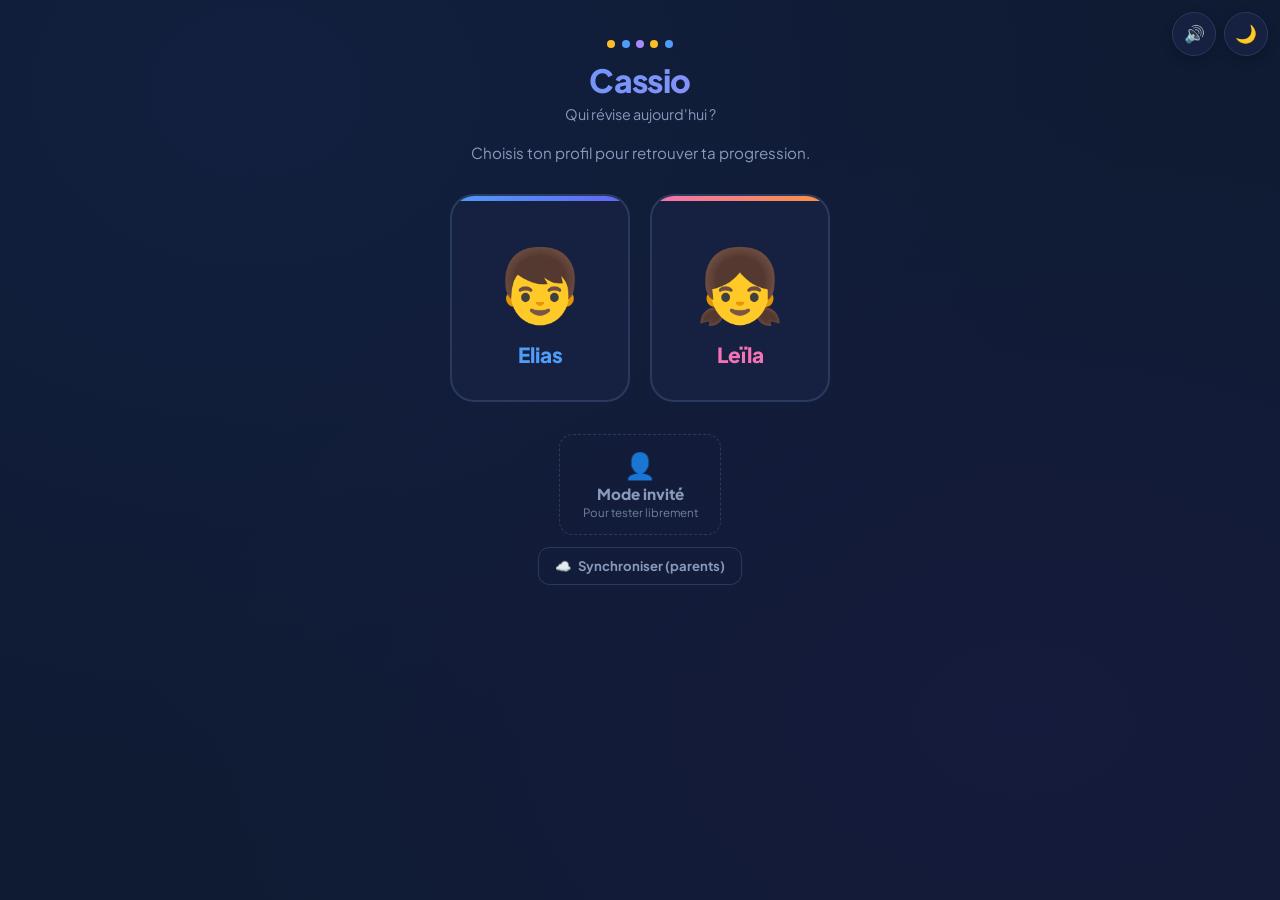
<file: index.html>
<!DOCTYPE html>
<html lang="fr">
<head>
  <meta charset="UTF-8">
  <meta name="viewport" content="width=device-width, initial-scale=1.0, viewport-fit=cover">
  <title>Cassio – Révision CM2</title>

  <!-- ═══ PWA : installation & hors-ligne ═══ -->
  <link rel="manifest" href="manifest.json">
  <meta name="theme-color" content="#4f9cf9">
  <!-- Support iOS (Safari n'utilise pas tout le manifest) -->
  <meta name="apple-mobile-web-app-capable" content="yes">
  <meta name="apple-mobile-web-app-status-bar-style" content="black-translucent">
  <meta name="apple-mobile-web-app-title" content="Cassio">
  <link rel="apple-touch-icon" href="icon-192.png">

  <link rel="stylesheet" href="styles/main.css">
</head>
<body>
<button id="theme-toggle" class="theme-toggle" onclick="toggleTheme()" title="Basculer mode clair / sombre" aria-label="Basculer mode clair / sombre">🌙</button>
<button id="sound-toggle" class="sound-toggle" onclick="toggleSound()" title="Activer / couper le son" aria-label="Activer / couper le son">🔊</button>
<div class="page">
  <div id="guest-banner" class="guest-banner" hidden>
    <span class="guest-banner-label">👤 Mode invité</span>
    <button class="guest-banner-btn" onclick="resetGuestProgress()" title="Effacer la progression du mode invité">Réinitialiser</button>
    <button class="guest-banner-btn guest-banner-quit" onclick="exitGuestMode()" title="Revenir au choix du profil">Quitter</button>
  </div>
  <div id="app"></div>
</div>
<input type="file" id="import-file" accept="application/json,.json" style="display:none" onchange="handleImport(event)">

<!-- ═══════════════════════════════════════════════════
     DONNÉES : un dossier par niveau, un fichier par matière
     L'ordre des niveaux et matières est défini dans data/curriculum.js
     (LEVELS_CONFIG). Voir data/SCHEMA.md pour ajouter du contenu.
     ═══════════════════════════════════════════════════ -->
<!-- Niveau CM2 -->
<script src="data/cm2/maths.js"></script>
<script src="data/cm2/francais.js"></script>
<script src="data/cm2/histoire.js"></script>
<script src="data/cm2/sciences.js"></script>
<script src="data/cm2/anglais.js"></script>
<script src="data/cm2/emc.js"></script>
<script src="data/cm2/svt.js"></script>
<script src="data/cm2/techno.js"></script>
<script src="data/cm2/physchim.js"></script>
<script src="data/cm2/latin.js"></script>
<script src="data/cm2/numerique.js"></script>
<!-- Niveau 6ème (livraison v17 — 5 matières) -->
<script src="data/6eme/maths.js"></script>
<script src="data/6eme/francais.js"></script>
<script src="data/6eme/histoire-geo.js"></script>
<script src="data/6eme/svt.js"></script>
<script src="data/6eme/anglais.js"></script>
<script src="data/6eme/espagnol.js"></script>
<script src="data/6eme/physchim.js"></script>
<script src="data/6eme/techno.js"></script>
<script src="data/6eme/emc.js"></script>
<script src="data/6eme/numerique.js"></script>
<script src="data/6eme/neuro.js"></script>
<script src="data/6eme/football.js"></script>
<script src="data/6eme/enigmes.js"></script>
<!-- Niveau 5ème — à peupler lors d'une livraison future
     <script src="data/5eme/maths.js"></script>
     ... -->
<!-- Manifest : doit être chargé APRÈS toutes les matières -->
<script src="data/curriculum.js"></script>

<!-- ═══════════════════════════════════════════════════
     LOGIQUE : ordre essentiel (chaque fichier dépend des précédents)
     config → state → render → app
     ═══════════════════════════════════════════════════ -->
<script src="scripts/config.js"></script>
<script src="scripts/state.js"></script>
<script src="scripts/render.js"></script>
<script src="scripts/sync.js"></script>
<script src="scripts/app.js"></script>

<!-- ═══ Enregistrement du service worker (hors-ligne) ═══
     Ne s'exécute que si le site est servi par un serveur (http/https),
     pas en ouverture directe du fichier (file://). -->
<script>
  if ('serviceWorker' in navigator && location.protocol.startsWith('http')) {
    window.addEventListener('load', () => {
      navigator.serviceWorker.register('sw.js').catch(err => {
        console.warn('Service worker non enregistré :', err);
      });
    });
  }
</script>

</body>
</html>
</file>
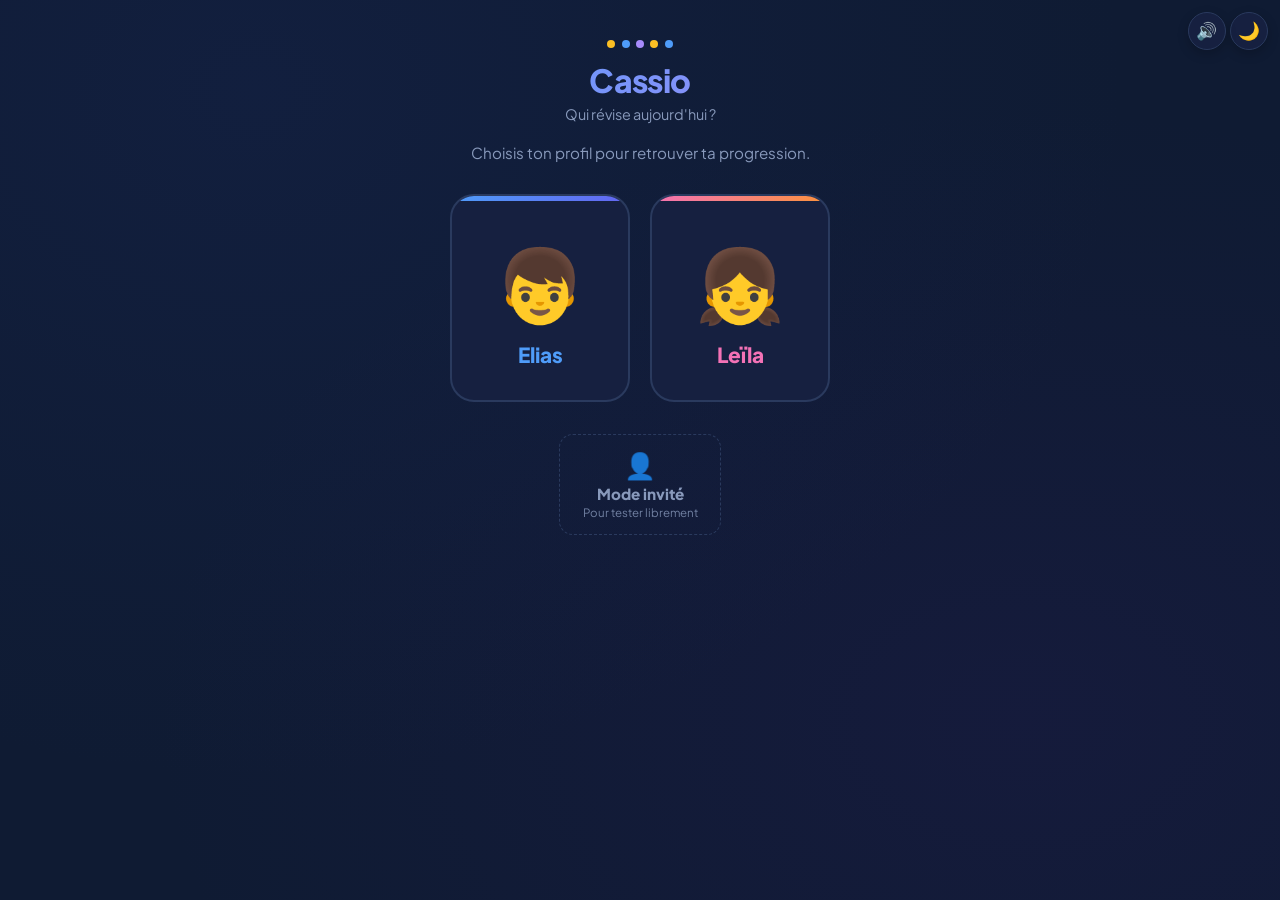
<file: archives/index.html>
<!DOCTYPE html>
<html lang="fr">
<head>
  <meta charset="UTF-8">
  <meta name="viewport" content="width=device-width, initial-scale=1.0, viewport-fit=cover">
  <title>Cassio – Révision CM2</title>

  <!-- ═══ PWA : installation & hors-ligne ═══ -->
  <link rel="manifest" href="manifest.json">
  <meta name="theme-color" content="#4f9cf9">
  <!-- Support iOS (Safari n'utilise pas tout le manifest) -->
  <meta name="apple-mobile-web-app-capable" content="yes">
  <meta name="apple-mobile-web-app-status-bar-style" content="black-translucent">
  <meta name="apple-mobile-web-app-title" content="Cassio">
  <link rel="apple-touch-icon" href="icon-192.png">

  <link rel="stylesheet" href="styles/main.css">
</head>
<body>
<button id="theme-toggle" class="theme-toggle" onclick="toggleTheme()" title="Basculer mode clair / sombre" aria-label="Basculer mode clair / sombre">🌙</button>
<button id="sound-toggle" class="sound-toggle" onclick="toggleSound()" title="Activer / couper le son" aria-label="Activer / couper le son">🔊</button>
<div class="page">
  <div id="guest-banner" class="guest-banner" hidden>
    <span class="guest-banner-label">👤 Mode invité</span>
    <button class="guest-banner-btn" onclick="resetGuestProgress()" title="Effacer la progression du mode invité">Réinitialiser</button>
    <button class="guest-banner-btn guest-banner-quit" onclick="exitGuestMode()" title="Revenir au choix du profil">Quitter</button>
  </div>
  <div id="app"></div>
</div>
<input type="file" id="import-file" accept="application/json,.json" style="display:none" onchange="handleImport(event)">

<!-- ═══════════════════════════════════════════════════
     DONNÉES : un dossier par niveau, un fichier par matière
     L'ordre des niveaux et matières est défini dans data/curriculum.js
     (LEVELS_CONFIG). Voir data/SCHEMA.md pour ajouter du contenu.
     ═══════════════════════════════════════════════════ -->
<!-- Niveau CM2 -->
<script src="data/cm2/maths.js"></script>
<script src="data/cm2/francais.js"></script>
<script src="data/cm2/histoire.js"></script>
<script src="data/cm2/sciences.js"></script>
<script src="data/cm2/anglais.js"></script>
<script src="data/cm2/emc.js"></script>
<script src="data/cm2/svt.js"></script>
<script src="data/cm2/techno.js"></script>
<script src="data/cm2/physchim.js"></script>
<script src="data/cm2/latin.js"></script>
<script src="data/cm2/numerique.js"></script>
<!-- Niveau 6ème (livraison v17 — 5 matières) -->
<script src="data/6eme/maths.js"></script>
<script src="data/6eme/francais.js"></script>
<script src="data/6eme/histoire-geo.js"></script>
<script src="data/6eme/svt.js"></script>
<script src="data/6eme/anglais.js"></script>
<script src="data/6eme/espagnol.js"></script>
<!-- Niveau 5ème — à peupler lors d'une livraison future
     <script src="data/5eme/maths.js"></script>
     ... -->
<!-- Manifest : doit être chargé APRÈS toutes les matières -->
<script src="data/curriculum.js"></script>

<!-- ═══════════════════════════════════════════════════
     LOGIQUE : ordre essentiel (chaque fichier dépend des précédents)
     config → state → render → app
     ═══════════════════════════════════════════════════ -->
<script src="scripts/config.js"></script>
<script src="scripts/state.js"></script>
<script src="scripts/render.js"></script>
<script src="scripts/app.js"></script>

<!-- ═══ Enregistrement du service worker (hors-ligne) ═══
     Ne s'exécute que si le site est servi par un serveur (http/https),
     pas en ouverture directe du fichier (file://). -->
<script>
  if ('serviceWorker' in navigator && location.protocol.startsWith('http')) {
    window.addEventListener('load', () => {
      navigator.serviceWorker.register('sw.js').catch(err => {
        console.warn('Service worker non enregistré :', err);
      });
    });
  }
</script>

</body>
</html>
</file>
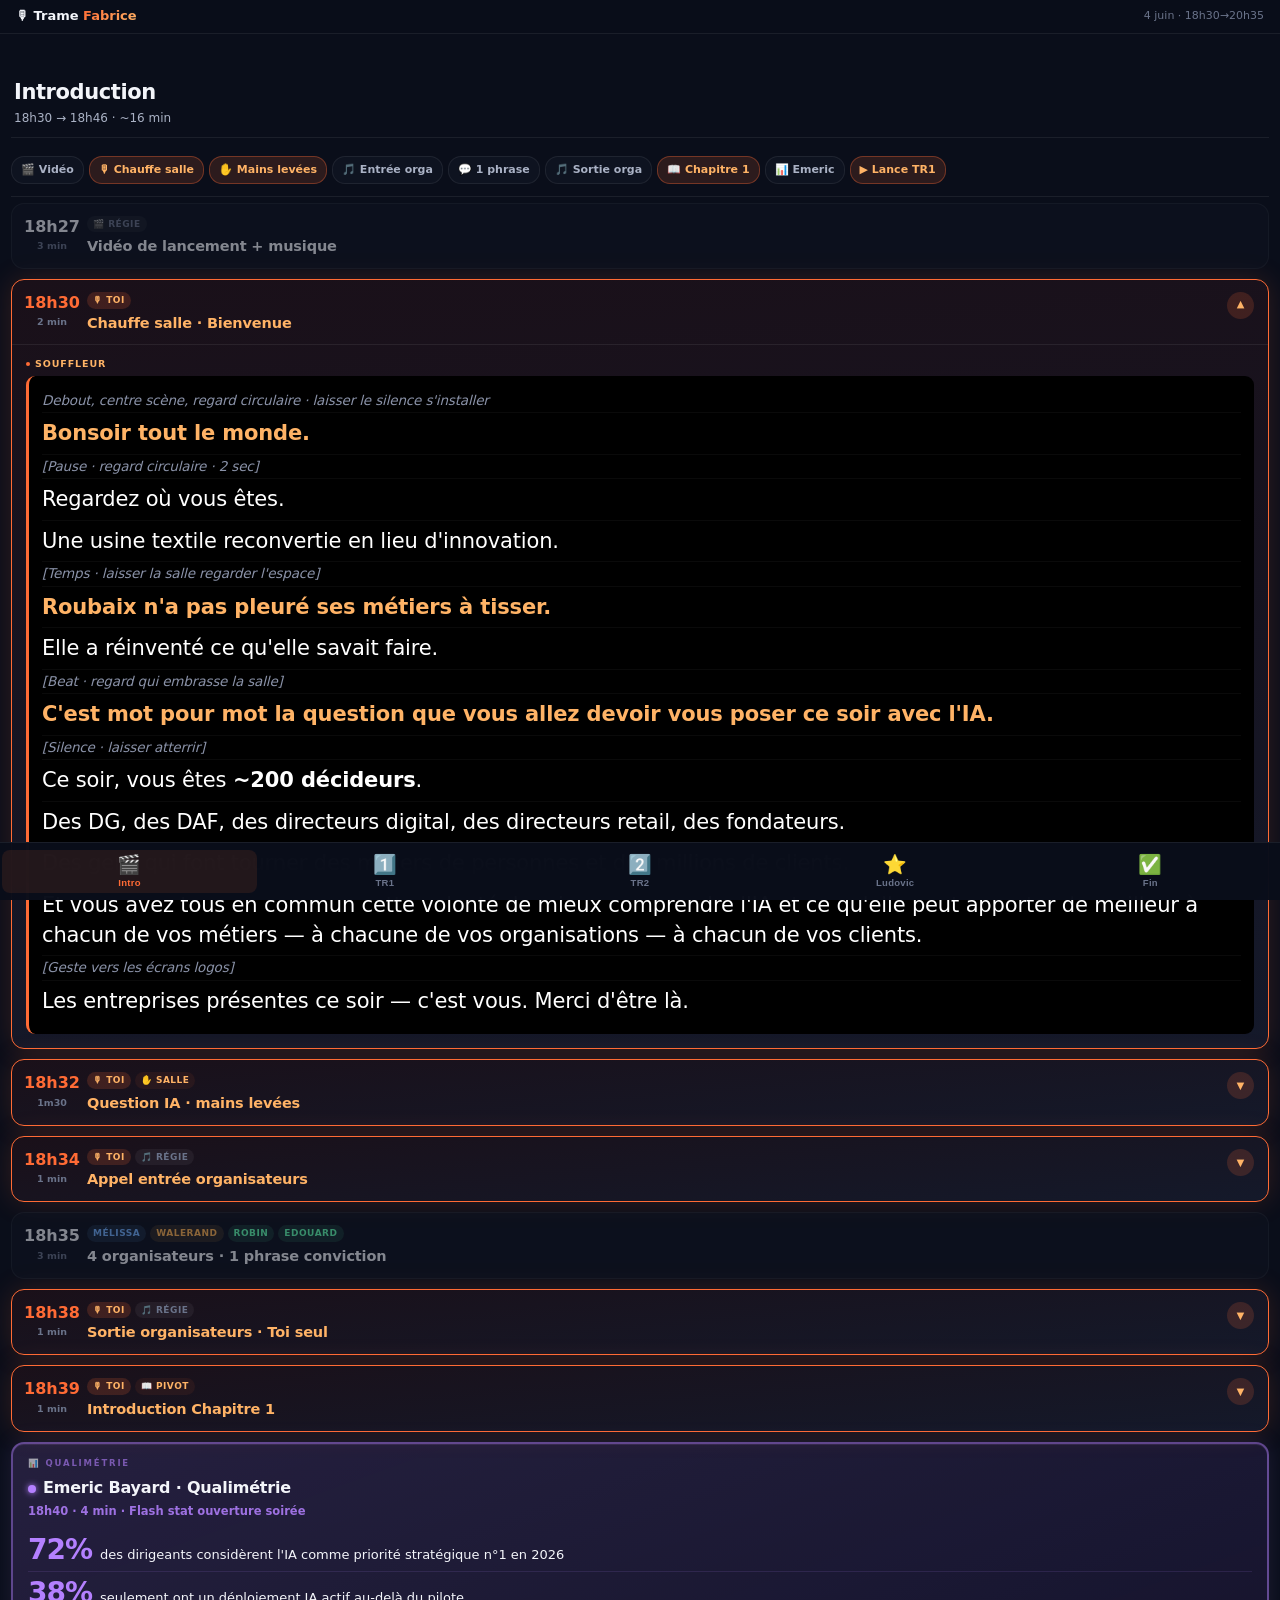
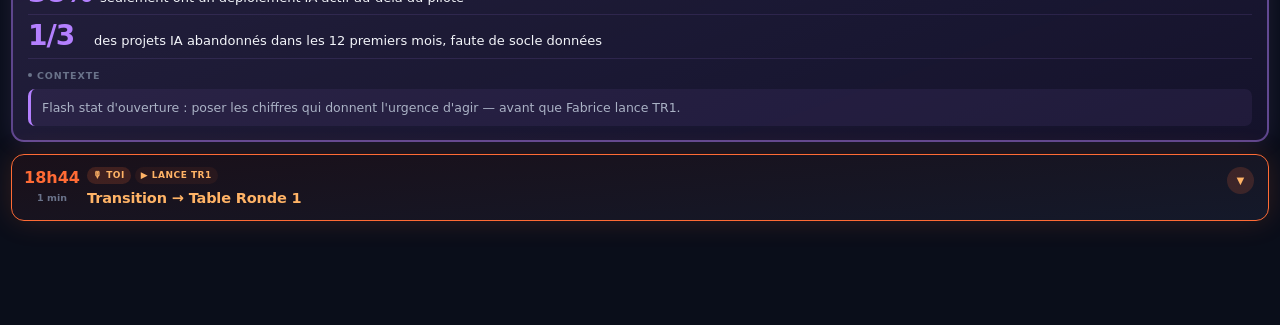
<file: trameanimation.html>
<!DOCTYPE html>
<html lang="fr">
<head>
<meta charset="UTF-8">
<meta name="viewport" content="width=device-width, initial-scale=1.0, maximum-scale=1.0, user-scalable=no, viewport-fit=cover">
<meta name="apple-mobile-web-app-capable" content="yes">
<meta name="apple-mobile-web-app-status-bar-style" content="black-translucent">
<title>Trame Fabrice — 4 juin 2026</title>
<style>
  :root {
    --fab1:#FF6B35;--fab2:#FFB366;--fab-bg:rgba(255,107,53,0.12);
    --robin:#62FFB3;--melissa:#74B2FF;--walerand:#FFB454;--qual:#B480FF;
    --bg:#0a0e1a;--card:#14192a;--card-dim:#0e1320;
    --line:rgba(255,255,255,0.07);--line2:rgba(255,255,255,0.16);
    --txt:#f3f5fa;--soft:#aab2c5;--mute:#6a738a;
    --st:env(safe-area-inset-top,0px);--sb:env(safe-area-inset-bottom,0px);
  }
  *{margin:0;padding:0;box-sizing:border-box;-webkit-tap-highlight-color:transparent;}
  html,body{background:var(--bg);color:var(--txt);font-family:-apple-system,BlinkMacSystemFont,'SF Pro Text',system-ui,sans-serif;font-size:16px;line-height:1.4;-webkit-font-smoothing:antialiased;overscroll-behavior:none;}
  body{padding-top:calc(var(--st) + 58px);padding-bottom:calc(var(--sb) + 74px);}

  /* HEADER */
  .hdr{position:fixed;top:0;left:0;right:0;background:rgba(10,14,26,.97);backdrop-filter:blur(20px);-webkit-backdrop-filter:blur(20px);border-bottom:.5px solid var(--line);padding:calc(var(--st) + 7px) 16px 8px;z-index:100;display:flex;align-items:center;justify-content:space-between;}
  .hdr-t{font-size:13px;font-weight:700;}.hdr-t em{background:linear-gradient(135deg,var(--fab1),var(--fab2));-webkit-background-clip:text;background-clip:text;-webkit-text-fill-color:transparent;font-style:normal;}
  .hdr-m{font-size:11px;color:var(--mute);font-variant-numeric:tabular-nums;}

  /* BOTTOM NAV */
  .bnav{position:fixed;bottom:0;left:0;right:0;background:rgba(10,14,26,.97);backdrop-filter:blur(20px);-webkit-backdrop-filter:blur(20px);border-top:.5px solid var(--line);padding:7px 2px calc(var(--sb) + 7px);z-index:100;display:flex;}
  .nb{flex:1;background:none;border:none;color:var(--mute);padding:5px 2px;font-size:9.5px;font-weight:600;letter-spacing:.3px;cursor:pointer;display:flex;flex-direction:column;align-items:center;gap:3px;border-radius:8px;transition:all .15s;}
  .nb .ic{font-size:19px;line-height:1;}
  .nb.on{color:var(--fab1);background:rgba(255,107,53,.10);}

  /* CONTAINER & TABS */
  .wrap{padding:6px 11px 20px;}
  .tab{display:none;}
  .tab.on{display:block;animation:fi .18s ease;}
  @keyframes fi{from{opacity:0;transform:translateY(4px);}to{opacity:1;transform:translateY(0);}}

  /* TAB HEADER */
  .th{padding:14px 3px 10px;border-bottom:.5px solid var(--line);margin-bottom:12px;}
  .th h2{font-size:21px;font-weight:800;letter-spacing:-.4px;}
  .th p{font-size:12px;color:var(--soft);margin-top:3px;font-variant-numeric:tabular-nums;}

  /* JUMP BAR */
  .jb{display:flex;gap:5px;overflow-x:auto;padding:6px 0 12px;margin-bottom:6px;border-bottom:.5px solid var(--line);scrollbar-width:none;}
  .jb::-webkit-scrollbar{display:none;}
  .jl{flex-shrink:0;background:var(--card-dim);color:var(--soft);border:.5px solid var(--line);font-size:11px;font-weight:600;padding:5px 9px;border-radius:13px;text-decoration:none;white-space:nowrap;}
  .jl.f{background:rgba(255,107,53,.14);color:var(--fab2);border-color:rgba(255,107,53,.35);}

  /* CARD BASE */
  .seq{background:var(--card);border:.5px solid var(--line);border-radius:13px;margin-bottom:10px;overflow:hidden;scroll-margin-top:76px;}

  /* FABRICE — MODE SOUFFLEUR */
  .seq.F{border:1.5px solid var(--fab1);background:linear-gradient(175deg,#1a1019 0%,#14192a 100%);box-shadow:0 0 28px rgba(255,107,53,.16);}

  /* AUTRES ANIMATEURS — DÉGRADÉ */
  .seq.D{opacity:.52;background:var(--card-dim);}
  .seq.D .bd{display:none;}

  /* HEAD */
  .hd{padding:12px 14px;display:flex;align-items:flex-start;gap:9px;cursor:pointer;}
  .tm{flex-shrink:0;width:52px;display:flex;flex-direction:column;align-items:center;gap:1px;}
  .hr{font-size:16px;font-weight:700;font-variant-numeric:tabular-nums;}
  .seq.F .hr{color:var(--fab1);}
  .du{font-size:9.5px;color:var(--mute);font-variant-numeric:tabular-nums;font-weight:600;}
  .mx{flex:1;min-width:0;}
  .tgs{display:flex;gap:4px;flex-wrap:wrap;margin-bottom:5px;}
  .tg{font-size:9px;font-weight:700;letter-spacing:.5px;padding:2px 6px;border-radius:9px;text-transform:uppercase;}
  .tg.F{background:rgba(255,107,53,.17);color:var(--fab2);}
  .tg.R,.tg.E{background:rgba(98,255,179,.13);color:var(--robin);}
  .tg.M{background:rgba(116,178,255,.13);color:var(--melissa);}
  .tg.W{background:rgba(255,180,84,.13);color:var(--walerand);}
  .tg.Q{background:rgba(180,128,255,.16);color:var(--qual);}
  .tg.S{background:rgba(255,255,255,.07);color:var(--soft);}
  .tg.RG{background:rgba(255,255,255,.05);color:var(--mute);}
  .tg.X{background:rgba(255,107,53,.07);color:var(--fab2);}
  .ti{font-size:14.5px;font-weight:700;letter-spacing:-.15px;line-height:1.3;}
  .seq.F .ti{color:var(--fab2);}
  .tog{flex-shrink:0;width:27px;height:27px;border-radius:14px;background:rgba(255,255,255,.05);color:var(--soft);display:flex;align-items:center;justify-content:center;font-size:13px;border:none;cursor:pointer;transition:transform .2s;}
  .seq.F .tog{background:rgba(255,107,53,.17);color:var(--fab2);}
  .seq.op .tog{transform:rotate(180deg);}

  /* BODY */
  .bd{padding:0 14px 14px;border-top:.5px solid var(--line);display:none;}
  .seq.op .bd{display:block;animation:si .18s ease;}
  @keyframes si{from{opacity:0;}to{opacity:1;}}

  /* LABELS */
  .lb{font-size:9.5px;font-weight:700;letter-spacing:.9px;color:var(--mute);text-transform:uppercase;margin:12px 0 5px;display:flex;align-items:center;gap:5px;}
  .lb .d{width:4px;height:4px;border-radius:50%;background:var(--mute);}
  .lb.F{color:var(--fab2);}.lb.F .d{background:var(--fab1);}

  /* SOUFFLEUR FABRICE */
  .sf{background:#000;border-radius:9px;padding:13px;margin-top:5px;border-left:3px solid var(--fab1);}
  .sf .ln{font-size:21px;line-height:1.45;font-weight:500;letter-spacing:-.15px;color:#fff;padding:5px 0;border-bottom:.5px solid rgba(255,255,255,.04);}
  .sf .ln:last-child{border-bottom:none;}
  .sf .ln.bt{font-size:13.5px;color:#8a92a8;font-style:italic;font-weight:400;padding:2px 0;}
  .sf .ln.rg{font-size:12.5px;color:var(--walerand);background:rgba(255,180,84,.08);border-radius:5px;padding:5px 9px;margin:3px 0;font-weight:600;}
  .sf .ln.em{color:var(--fab2);font-weight:700;}

  /* QUESTION BLOC — autres */
  .qb{background:rgba(255,255,255,.025);border-left:3px solid var(--robin);border-radius:7px;padding:10px 13px;margin-top:5px;}
  .qb.M{border-left-color:var(--melissa);}
  .qb.W{border-left-color:var(--walerand);}
  .qb.Q{border-left-color:var(--qual);}
  .qb.F{border-left-color:var(--fab1);background:rgba(255,107,53,.05);}
  .qb .qs{font-size:14.5px;line-height:1.5;color:var(--txt);}
  .qb .qs em{color:var(--fab2);font-weight:600;font-style:normal;}

  /* MOTS-CLÉS */
  .kws{display:flex;flex-wrap:wrap;gap:5px;margin-bottom:7px;}
  .kw{background:rgba(98,255,179,.09);color:var(--robin);font-size:12.5px;font-weight:600;padding:4px 9px;border-radius:7px;border:.5px solid rgba(98,255,179,.22);}

  /* VERBATIM TOGGLE */
  .vt{background:rgba(255,255,255,.045);border:.5px solid var(--line2);color:var(--soft);font-size:12px;font-weight:600;padding:6px 11px;border-radius:7px;cursor:pointer;display:inline-flex;align-items:center;gap:5px;border:none;}
  .vc{display:none;margin-top:7px;padding:11px 13px;background:rgba(0,0,0,.22);border-radius:7px;border-left:2px solid var(--line2);}
  .vc.op{display:block;animation:fi .18s ease;}
  .vc .v{font-size:13px;line-height:1.55;color:var(--soft);font-style:italic;margin-bottom:7px;}
  .vc .v:last-child{margin-bottom:0;}
  .vc .v::before{content:"« ";color:var(--fab2);font-style:normal;font-weight:700;}
  .vc .v::after{content:" »";color:var(--fab2);font-style:normal;font-weight:700;}
  .vc .au{font-size:10.5px;color:var(--mute);font-style:normal;font-weight:600;margin-top:2px;display:block;}

  /* INFO */
  .inf{font-size:12.5px;color:var(--soft);line-height:1.55;padding:9px 11px;background:rgba(255,255,255,.03);border-radius:7px;margin-top:7px;}
  .inf.w{background:rgba(255,180,84,.07);border-left:3px solid var(--walerand);color:var(--txt);}

  /* SÉPARATEUR */
  .sep{margin:14px 0 5px;display:flex;align-items:center;gap:8px;}
  .sep .br{flex:1;height:1px;background:var(--line);}
  .sep .sl{font-size:10px;font-weight:800;letter-spacing:1.2px;color:var(--fab2);text-transform:uppercase;}

  /* INTERMÈDE ÉDITEUR — très visible */
  .im{background:linear-gradient(160deg,rgba(255,180,84,.18) 0%,rgba(255,140,40,.10) 100%);border:2px solid rgba(255,180,84,.55);border-radius:13px;padding:14px 15px;margin-bottom:12px;box-shadow:0 0 22px rgba(255,180,84,.14),inset 0 1px 0 rgba(255,220,120,.12);}
  .im::before{content:"⚡ ÉDITEUR";display:block;font-size:8.5px;font-weight:900;letter-spacing:1.8px;color:rgba(255,180,84,.55);margin-bottom:8px;}
  .im .ih{font-size:11px;font-weight:800;letter-spacing:.5px;color:var(--walerand);text-transform:uppercase;margin-bottom:6px;display:flex;align-items:center;gap:6px;}
  .im .ih::before{content:"";display:inline-block;width:8px;height:8px;border-radius:50%;background:var(--walerand);box-shadow:0 0 6px var(--walerand);}
  .im .it{font-size:16px;font-weight:800;color:var(--txt);letter-spacing:-.2px;}
  .im .id{font-size:12px;color:var(--walerand);font-variant-numeric:tabular-nums;margin-top:3px;font-weight:600;opacity:.8;}

  /* QUALIMÉTRIE / STATS BLOCK */
  .qs-block{background:linear-gradient(160deg,rgba(180,128,255,.16) 0%,rgba(140,80,255,.08) 100%);border:2px solid rgba(180,128,255,.45);border-radius:13px;padding:14px 15px;margin-bottom:12px;box-shadow:0 0 22px rgba(180,128,255,.12),inset 0 1px 0 rgba(200,160,255,.10);}
  .qs-block::before{content:"📊 QUALIMÉTRIE";display:block;font-size:8.5px;font-weight:900;letter-spacing:1.8px;color:rgba(180,128,255,.6);margin-bottom:8px;}
  .qs-block .qh{font-size:16px;font-weight:800;color:var(--txt);letter-spacing:-.2px;margin-bottom:3px;display:flex;align-items:center;gap:7px;}
  .qs-block .qh::before{content:"";display:inline-block;width:8px;height:8px;border-radius:50%;background:var(--qual);box-shadow:0 0 6px var(--qual);}
  .qs-block .qd{font-size:11.5px;color:var(--qual);font-weight:600;margin-bottom:10px;opacity:.85;}
  .qs-block .stat{display:flex;align-items:baseline;gap:8px;padding:7px 0;border-bottom:.5px solid rgba(180,128,255,.12);}
  .qs-block .stat:last-child{border-bottom:none;}
  .qs-block .stat .n{font-size:28px;font-weight:900;color:var(--qual);letter-spacing:-1px;line-height:1;min-width:58px;}
  .qs-block .stat .l{font-size:13px;color:var(--txt);line-height:1.4;}

  /* SCROLL TOP */
  #stt{position:fixed;bottom:calc(var(--sb) + 86px);right:13px;width:42px;height:42px;border-radius:21px;background:rgba(255,107,53,.88);color:#fff;border:none;font-size:17px;display:none;align-items:center;justify-content:center;box-shadow:0 3px 12px rgba(255,107,53,.38);cursor:pointer;z-index:50;}
  #stt.on{display:flex;}
</style>
</head>
<body>

<div class="hdr">
  <div class="hdr-t">🎙 Trame <em>Fabrice</em></div>
  <div class="hdr-m">4 juin · 18h30→20h35</div>
</div>

<div class="wrap">

<!-- ╔══════════════════════════════╗ -->
<!-- ║        INTRO                 ║ -->
<!-- ╚══════════════════════════════╝ -->
<div class="tab on" id="tab-intro">
  <div class="th"><h2>Introduction</h2><p>18h30 → 18h46 · ~16 min</p></div>
  <div class="jb">
    <a class="jl" href="#i-vid">🎬 Vidéo</a>
    <a class="jl f" href="#i-chauffe">🎙 Chauffe salle</a>
    <a class="jl f" href="#i-mains">✋ Mains levées</a>
    <a class="jl" href="#i-orga-in">🎵 Entrée orga</a>
    <a class="jl" href="#i-phrase">💬 1 phrase</a>
    <a class="jl" href="#i-orga-out">🎵 Sortie orga</a>
    <a class="jl f" href="#i-chap1">📖 Chapitre 1</a>
    <a class="jl" href="#i-emeric">📊 Emeric</a>
    <a class="jl f" href="#i-tr1">▶ Lance TR1</a>
  </div>

  <!-- VIDÉO -->
  <div class="seq D" id="i-vid">
    <div class="hd">
      <div class="tm"><div class="hr">18h27</div><div class="du">3 min</div></div>
      <div class="mx"><div class="tgs"><span class="tg RG">🎬 Régie</span></div><div class="ti">Vidéo de lancement + musique</div></div>
    </div>
  </div>

  <!-- CHAUFFE SALLE -->
  <div class="seq F op" id="i-chauffe">
    <div class="hd" onclick="tS(this)">
      <div class="tm"><div class="hr">18h30</div><div class="du">2 min</div></div>
      <div class="mx"><div class="tgs"><span class="tg F">🎙 Toi</span></div><div class="ti">Chauffe salle · Bienvenue</div></div>
      <button class="tog">▼</button>
    </div>
    <div class="bd">
      <div class="lb F"><span class="d"></span>Souffleur</div>
      <div class="sf">
        <div class="ln bt">Debout, centre scène, regard circulaire · laisser le silence s'installer</div>
        <div class="ln em">Bonsoir tout le monde.</div>
        <div class="ln bt">[Pause · regard circulaire · 2 sec]</div>
        <div class="ln">Regardez où vous êtes.</div>
        <div class="ln">Une usine textile reconvertie en lieu d'innovation.</div>
        <div class="ln bt">[Temps · laisser la salle regarder l'espace]</div>
        <div class="ln em">Roubaix n'a pas pleuré ses métiers à tisser.</div>
        <div class="ln">Elle a réinventé ce qu'elle savait faire.</div>
        <div class="ln bt">[Beat · regard qui embrasse la salle]</div>
        <div class="ln em">C'est mot pour mot la question que vous allez devoir vous poser ce soir avec l'IA.</div>
        <div class="ln bt">[Silence · laisser atterrir]</div>
        <div class="ln">Ce soir, vous êtes <strong>~200 décideurs</strong>.</div>
        <div class="ln">Des DG, des DAF, des directeurs digital, des directeurs retail, des fondateurs.</div>
        <div class="ln">Des gens qui font tourner des milliers de personnes et des millions de clients.</div>
        <div class="ln">Et vous avez tous en commun cette volonté de mieux comprendre l'IA et ce qu'elle peut apporter de meilleur à chacun de vos métiers — à chacune de vos organisations — à chacun de vos clients.</div>
        <div class="ln bt">[Geste vers les écrans logos]</div>
        <div class="ln">Les entreprises présentes ce soir — c'est vous. Merci d'être là.</div>
      </div>
    </div>
  </div>

  <!-- MAINS LEVÉES -->
  <div class="seq F" id="i-mains">
    <div class="hd" onclick="tS(this)">
      <div class="tm"><div class="hr">18h32</div><div class="du">1m30</div></div>
      <div class="mx"><div class="tgs"><span class="tg F">🎙 Toi</span><span class="tg X">✋ Salle</span></div><div class="ti">Question IA · mains levées</div></div>
      <button class="tog">▼</button>
    </div>
    <div class="bd">
      <div class="lb F"><span class="d"></span>Souffleur</div>
      <div class="sf">
        <div class="ln em">Levez la main si vous avez utilisé l'IA au moins une fois cette semaine.</div>
        <div class="ln bt">[Observe · la plupart lèvent · sourire]</div>
        <div class="ln">Bien.</div>
        <div class="ln bt">[Beat]</div>
        <div class="ln em">Maintenant — gardez la main levée si vous avez un projet IA en production dans votre entreprise aujourd'hui.</div>
        <div class="ln bt">[Silence · les mains baissent]</div>
        <div class="ln">Ce delta — entre ceux qui utilisent et ceux qui ont vraiment déployé — c'est le sujet de ce soir.</div>
        <div class="ln em">Ce soir, personne ne vous vend rien.</div>
        <div class="ln">Ce que vous allez entendre, c'est du vécu. Les galères, les surprises, et les décisions difficiles.</div>
      </div>
    </div>
  </div>

  <!-- ENTRÉE ORGANISATEURS -->
  <div class="seq F" id="i-orga-in">
    <div class="hd" onclick="tS(this)">
      <div class="tm"><div class="hr">18h34</div><div class="du">1 min</div></div>
      <div class="mx"><div class="tgs"><span class="tg F">🎙 Toi</span><span class="tg RG">🎵 Régie</span></div><div class="ti">Appel entrée organisateurs</div></div>
      <button class="tog">▼</button>
    </div>
    <div class="bd">
      <div class="lb F"><span class="d"></span>Souffleur</div>
      <div class="sf">
        <div class="ln">Mais avant — je voudrais que vous rencontriez les <strong>4 personnes qui ont construit cette soirée</strong>.</div>
        <div class="ln rg">RÉGIE → musique · entrée Mélissa · Walerand · Robin · Edouard</div>
        <div class="ln bt">[Geste d'accueil vers la coulisse]</div>
      </div>
    </div>
  </div>

  <!-- 1 PHRASE ORGANISATEURS -->
  <div class="seq D" id="i-phrase">
    <div class="hd">
      <div class="tm"><div class="hr">18h35</div><div class="du">3 min</div></div>
      <div class="mx"><div class="tgs"><span class="tg M">Mélissa</span><span class="tg W">Walerand</span><span class="tg R">Robin</span><span class="tg E">Edouard</span></div><div class="ti">4 organisateurs · 1 phrase conviction</div></div>
    </div>
  </div>

  <!-- SORTIE ORGANISATEURS -->
  <div class="seq F" id="i-orga-out">
    <div class="hd" onclick="tS(this)">
      <div class="tm"><div class="hr">18h38</div><div class="du">1 min</div></div>
      <div class="mx"><div class="tgs"><span class="tg F">🎙 Toi</span><span class="tg RG">🎵 Régie</span></div><div class="ti">Sortie organisateurs · Toi seul</div></div>
      <button class="tog">▼</button>
    </div>
    <div class="bd">
      <div class="lb F"><span class="d"></span>Souffleur</div>
      <div class="sf">
        <div class="ln bt">[Merci court · régie musique · tu restes seul]</div>
        <div class="ln rg">RÉGIE → musique douce · sortie Mélissa · Walerand · Robin · Edouard</div>
        <div class="ln bt">[Tu les regardes partir · tu te retournes vers la salle · silence]</div>
      </div>
    </div>
  </div>

  <!-- INTRO CHAPITRE 1 -->
  <div class="seq F" id="i-chap1">
    <div class="hd" onclick="tS(this)">
      <div class="tm"><div class="hr">18h39</div><div class="du">1 min</div></div>
      <div class="mx"><div class="tgs"><span class="tg F">🎙 Toi</span><span class="tg X">📖 Pivot</span></div><div class="ti">Introduction Chapitre 1</div></div>
      <button class="tog">▼</button>
    </div>
    <div class="bd">
      <div class="lb F"><span class="d"></span>Souffleur</div>
      <div class="sf">
        <div class="ln">Ce soir se déroule en <strong>deux actes</strong>.</div>
        <div class="ln bt">[Beat]</div>
        <div class="ln em">Premier acte : ce qu'il faut avoir en place pour que l'IA marche vraiment.</div>
        <div class="ln">Le socle. La donnée. La gouvernance. Le cadre juridique.</div>
        <div class="ln">Sans ça — l'IA hallucine, déçoit, et coûte plus qu'elle ne rapporte.</div>
        <div class="ln bt">[Pause]</div>
        <div class="ln em">Deuxième acte : la question humaine.</div>
        <div class="ln">Comment mon équipe vit ça ? Comment mon client vit l'IA en face de lui ?</div>
        <div class="ln bt">[Beat · changer légèrement de ton · plus pratique]</div>
        <div class="ln">Deux tables rondes. <strong>Format plateau TV</strong> — des questions, des réponses vraies, et des chiffres pour ancrer le débat dans la réalité.</div>
        <div class="ln bt">[Geste discret vers le plafond / la régie]</div>
        <div class="ln">La soirée est enregistrée et retranscrite — par notre partenaire <strong>Leexi</strong>. Vous recevrez le compte-rendu.</div>
        <div class="ln bt">[Pause · sourire · revenir au sujet]</div>
        <div class="ln">Mais avant — quelques chiffres pour poser le décor.</div>
        <div class="ln rg">→ INVITE EMERIC BAYARD</div>
      </div>
    </div>
  </div>

  <!-- EMERIC BAYARD — QUALIMÉTRIE -->
  <div class="qs-block" id="i-emeric">
    <div class="qh">Emeric Bayard · Qualimétrie</div>
    <div class="qd">18h40 · 4 min · Flash stat ouverture soirée</div>
    <div class="stat"><div class="n">72%</div><div class="l">des dirigeants considèrent l'IA comme priorité stratégique n°1 en 2026</div></div>
    <div class="stat"><div class="n">38%</div><div class="l">seulement ont un déploiement IA actif au-delà du pilote</div></div>
    <div class="stat"><div class="n">1/3</div><div class="l">des projets IA abandonnés dans les 12 premiers mois, faute de socle données</div></div>
    <div class="lb" style="margin-top:10px;"><span class="d"></span>Contexte</div>
    <div class="inf" style="background:rgba(180,128,255,.07);border-left:3px solid var(--qual);">Flash stat d'ouverture : poser les chiffres qui donnent l'urgence d'agir — avant que Fabrice lance TR1.</div>
  </div>

  <!-- LANCEMENT TR1 -->
  <div class="seq F" id="i-tr1">
    <div class="hd" onclick="tS(this)">
      <div class="tm"><div class="hr">18h44</div><div class="du">1 min</div></div>
      <div class="mx"><div class="tgs"><span class="tg F">🎙 Toi</span><span class="tg X">▶ Lance TR1</span></div><div class="ti">Transition → Table Ronde 1</div></div>
      <button class="tog">▼</button>
    </div>
    <div class="bd">
      <div class="lb F"><span class="d"></span>Souffleur</div>
      <div class="sf">
        <div class="ln em">La vraie question ce soir n'est pas : est-ce que l'IA transforme ?</div>
        <div class="ln em">La question c'est : pourquoi ça ne marche pas ?</div>
        <div class="ln">Et qu'est-ce qu'il faut avoir en place pour que ça marche vraiment ?</div>
        <div class="ln bt">[Beat]</div>
        <div class="ln">Pour répondre — j'ai deux animateurs et des gens qui ont fait la route.</div>
        <div class="ln">Qui se sont trompés. Et qui ont des résultats à montrer.</div>
        <div class="ln bt">[Pause]</div>
        <div class="ln em">Robin. Edouard. À vous.</div>
        <div class="ln rg">RÉGIE → musique · entrée Moez · Joannes · Frédéric + présence Emeric</div>
      </div>
    </div>
  </div>
</div>

<!-- ╔══════════════════════════════╗ -->
<!-- ║         TR1                  ║ -->
<!-- ╚══════════════════════════════╝ -->
<div class="tab" id="tab-tr1">
  <div class="th"><h2>Table Ronde 1</h2><p>18h45 → 19h25 · ~40 min · Robin & Edouard animent</p></div>
  <div class="jb">
    <a class="jl f" href="#t1-out">🎙 Toi ouvre</a>
    <a class="jl" href="#t1-joannes">Joannes · Jules</a>
    <a class="jl" href="#t1-moez">Moez · Jules</a>
    <a class="jl" href="#t1-fred">Frédéric · Lesaffre</a>
    <a class="jl" href="#t1-1b">TR1·B →</a>
    <a class="jl" href="#t1-florian">Florian · Geomind</a>
    <a class="jl" href="#t1-benj">Benjamin · Bignon</a>
    <a class="jl" href="#t1-thomas">Thomas · Norauto</a>
    <a class="jl" href="#t1-leexi">⚡ Lexi</a>
    <a class="jl f" href="#t1-trans">▶ Transition TR2</a>
  </div>

  <!-- OUVERTURE FABRICE -->
  <div class="seq F op" id="t1-out">
    <div class="hd" onclick="tS(this)">
      <div class="tm"><div class="hr">18h45</div><div class="du">1 min</div></div>
      <div class="mx"><div class="tgs"><span class="tg F">🎙 Toi</span><span class="tg X">▶ Lance Robin/Ed</span></div><div class="ti">Ouverture TR1</div></div>
      <button class="tog">▼</button>
    </div>
    <div class="bd">
      <div class="lb F"><span class="d"></span>Souffleur</div>
      <div class="sf">
        <div class="ln"><strong>80% des grandes entreprises françaises</strong> ont déployé l'IA dans au moins une fonction.</div>
        <div class="ln em">Et pourtant — 11 semaines en moyenne pour atteindre le plein potentiel. La plupart abandonnent avant.</div>
        <div class="ln bt">[Beat]</div>
        <div class="ln">Alors c'est quoi qu'il faut avoir en place pour que ça marche ?</div>
        <div class="ln em">Robin. Edouard. La table est ouverte.</div>
        <div class="ln rg">→ PASSE LA MAIN À ROBIN/EDOUARD</div>
      </div>
    </div>
  </div>

  <div class="sep"><div class="br"></div><div class="sl">Robin & Edouard — TR1·A</div><div class="br"></div></div>

  <!-- JOANNES — DG JULES -->
  <div class="seq D" id="t1-joannes">
    <div class="hd">
      <div class="tm"><div class="hr">18h45</div><div class="du">~4 min</div></div>
      <div class="mx"><div class="tgs"><span class="tg E">Edouard pose</span><span class="tg S">Joannes Soenen · Jules</span></div><div class="ti">Vision DG · transformation Jules</div></div>
    </div>
    <div class="bd">
      <div class="lb"><span class="d"></span>Questions Edouard</div>
      <div class="qb">
        <div class="qs">"Joannes, tu as pris la DG de Jules il y a 2 ans. Tu as choisi de mettre <em>l'IA au cœur de la transformation</em>. C'était quoi ta vision et tes convictions profondes ?"</div>
      </div>
      <div class="qb" style="margin-top:6px;">
        <div class="qs">"Pourquoi <em>accélérer il y a 2 ans déjà</em> alors que beaucoup d'entreprises hésitent encore ?"</div>
      </div>
      <div class="qb" style="margin-top:6px;">
        <div class="qs">"En quoi l'IA contribue-t-elle à changer le <em>modèle économique</em> et l'avantage concurrentiel de Jules ?"</div>
      </div>
      <div class="lb"><span class="d"></span>Mots-clés</div>
      <div class="kws">
        <span class="kw">Pure player = entreprise tech</span>
        <span class="kw">Vision DG → ROI</span>
        <span class="kw">3 ans = transformation réelle</span>
      </div>
    </div>
  </div>

  <!-- MOEZ — OPÉRATIONNEL JULES -->
  <div class="seq D" id="t1-moez">
    <div class="hd">
      <div class="tm"><div class="hr">18h49</div><div class="du">~8 min</div></div>
      <div class="mx"><div class="tgs"><span class="tg E">Edouard + Robin</span><span class="tg S">Moez Hamad · Jules</span></div><div class="ti">Du bug cyber au big bang IA</div></div>
    </div>
    <div class="bd">
      <div class="lb"><span class="d"></span>Questions Robin/Edouard</div>
      <div class="qb">
        <div class="qs">"Moez, Jules a subi une <em>cyberattaque, une externalisation ratée, une dette tech colossale</em>. Comment tu as transformé ça en tremplin IA ?"</div>
      </div>
      <div class="qb" style="margin-top:6px;">
        <div class="qs">"Quel a été le <em>1er chantier décisif</em> : un cas d'usage, la data, les outils, l'organisation, la culture ?"</div>
      </div>
      <div class="qb" style="margin-top:6px;">
        <div class="qs">"<em>24 mois plus tard</em> — on en est où ?"</div>
      </div>
      <div class="lb"><span class="d"></span>Mots-clés réponse</div>
      <div class="kws">
        <span class="kw">Construire en parallèle</span>
        <span class="kw">Socle d'abord</span>
        <span class="kw">Sponsor métier obligatoire</span>
        <span class="kw">2× plus vite si autonomie</span>
        <span class="kw">Juridique > dev</span>
        <span class="kw">JULIA · MYRIADE · DEV FLUX</span>
        <span class="kw">Forecast -30% temps +15% précision</span>
      </div>
      <button class="vt" onclick="tV(this)">📜 Verbatims <span>▼</span></button>
      <div class="vc">
        <div class="v">Notre conviction : les pure players ne sont pas des retailers, ce sont des entreprises tech. Jules devait devenir une entreprise tech qui fait du retail.<span class="au">— Moez Hamad / Jules</span></div>
        <div class="v">Socle d'abord, IA ensuite. Pas de livrable IA sans sponsor métier. On ne digitalise pas un mauvais processus — on le redessine d'abord.</div>
        <div class="v">Les équipes les plus autonomes ont délivré 2 fois plus vite. Trop de validations annulent le gain.</div>
        <div class="v">On passe aujourd'hui plus de temps sur le juridique que sur le dev. La tech n'est plus le facteur limitant — c'est l'organisation.</div>
      </div>
    </div>
  </div>

  <!-- FRÉDÉRIC — LESAFFRE -->
  <div class="seq D" id="t1-fred">
    <div class="hd">
      <div class="tm"><div class="hr">18h57</div><div class="du">~7 min</div></div>
      <div class="mx"><div class="tgs"><span class="tg E">Edouard + Robin</span><span class="tg S">Frédéric · Lesaffre</span></div><div class="ti">Gouvernance data · 60 pays</div></div>
    </div>
    <div class="bd">
      <div class="lb"><span class="d"></span>Questions</div>
      <div class="qb">
        <div class="qs">"Frédéric, pour tirer le meilleur de la donnée dans une entreprise comme Lesaffre — présent dans <em>60 pays</em> — quels sont les <em>chantiers clés</em> et les bonnes pratiques ?"</div>
      </div>
      <div class="qb" style="margin-top:6px;">
        <div class="qs">"Dans votre contexte international : <em>qualité · enrichissement · sécurité · gouvernance</em> de la donnée — par quoi on commence ?"</div>
      </div>
      <div class="lb"><span class="d"></span>Mots-clés réponse</div>
      <div class="kws">
        <span class="kw">Gouvernance = pierre angulaire</span>
        <span class="kw">Qualité relative au use case</span>
        <span class="kw">Sécurité avant qualité</span>
        <span class="kw">Sables mouvants</span>
        <span class="kw">DPO obligatoire</span>
        <span class="kw">Tester · se tromper vite</span>
      </div>
      <button class="vt" onclick="tV(this)">📜 Verbatims <span>▼</span></button>
      <div class="vc">
        <div class="v">Avant de parler qualité, il faut parler sécurité ! Et la souveraineté est le pendant de la sécurité en termes de stockage.<span class="au">— Frédéric Muyl / Lesaffre</span></div>
        <div class="v">La pierre angulaire de toutes ces notions = la gouvernance de la donnée.</div>
        <div class="v">Ne rien faire sur l'IA, c'est comme dans les sables mouvants — ça peut être fatal.</div>
        <div class="v">En Europe, GDPR est la règle. Dans un contexte international, vérifiez les législations des pays d'implantation. Équipez-vous d'un DPO — ce n'est pas une option.</div>
      </div>
    </div>
  </div>

  <div class="sep" id="t1-1b"><div class="br"></div><div class="sl">Robin & Edouard — TR1·B</div><div class="br"></div></div>

  <!-- FLORIAN — GEOMIND -->
  <div class="seq D" id="t1-florian">
    <div class="hd">
      <div class="tm"><div class="hr">19h04</div><div class="du">~6 min</div></div>
      <div class="mx"><div class="tgs"><span class="tg R">Robin pose</span><span class="tg S">Florian · Geomind</span></div><div class="ti">Cloud agentique souverain</div></div>
    </div>
    <div class="bd">
      <div class="lb"><span class="d"></span>Question</div>
      <div class="qb">
        <div class="qs">"Florian, vous avez développé un Cloud Agentique. En une phrase : pourquoi devenir <em>participant du cloud</em> plutôt que simple consommateur ?"</div>
      </div>
      <div class="lb"><span class="d"></span>Mots-clés</div>
      <div class="kws">
        <span class="kw">Not your key · not your agent</span>
        <span class="kw">Système parallèle</span>
        <span class="kw">First-principles</span>
        <span class="kw">6% IA agentique France vs 19% mondial</span>
      </div>
      <button class="vt" onclick="tV(this)">📜 Verbatims <span>▼</span></button>
      <div class="vc">
        <div class="v">Partez du futur — les agents — et revenez au présent plutôt que de patcher l'existant. Construisez un système parallèle qui devient progressivement le principal.<span class="au">— Florian Fournier / Geomind</span></div>
        <div class="v">Not your key, not your agent. Si vous ne contrôlez pas vos agents, quelqu'un d'autre décide à votre place.</div>
      </div>
    </div>
  </div>

  <!-- BENJAMIN — BIGNON LEBRAY -->
  <div class="seq D" id="t1-benj">
    <div class="hd">
      <div class="tm"><div class="hr">19h10</div><div class="du">~5 min</div></div>
      <div class="mx"><div class="tgs"><span class="tg E">Edouard pose</span><span class="tg S">Benjamin · Bignon Lebray</span></div><div class="ti">Contrats IA · 3 vérifications</div></div>
    </div>
    <div class="bd">
      <div class="lb"><span class="d"></span>Question</div>
      <div class="qb">
        <div class="qs">"Benjamin, pour un dirigeant qui signe un contrat avec un éditeur IA demain — <em>les 3 choses à vérifier absolument</em> ?"</div>
      </div>
      <div class="lb"><span class="d"></span>Mots-clés</div>
      <div class="kws">
        <span class="kw">Propriété données générées</span>
        <span class="kw">Hébergement (RGPD vs Cloud Act)</span>
        <span class="kw">Responsabilité hallucinations</span>
        <span class="kw">Segmenter usages</span>
      </div>
      <button class="vt" onclick="tV(this)">📜 Verbatims <span>▼</span></button>
      <div class="vc">
        <div class="v">Données publiques = outils US OK. Données clients / RH / stratégiques = infrastructure souveraine obligatoire.<span class="au">— Benjamin Mourot / Bignon Lebray</span></div>
        <div class="v">En Europe, le RGPD est la règle. Équipez-vous d'un DPO — ce n'est pas une option, c'est une assurance.</div>
      </div>
    </div>
  </div>

  <!-- THOMAS — NORAUTO -->
  <div class="seq D" id="t1-thomas">
    <div class="hd">
      <div class="tm"><div class="hr">19h15</div><div class="du">~7 min</div></div>
      <div class="mx"><div class="tgs"><span class="tg R">Robin pose</span><span class="tg S">Thomas · Norauto CTO</span></div><div class="ti">1 100 centres · courbe en J</div></div>
    </div>
    <div class="bd">
      <div class="lb"><span class="d"></span>Question</div>
      <div class="qb">
        <div class="qs">"Thomas, <em>1 100 centres</em>, 50 ans d'histoire. L'IA suit une <em>courbe en J</em> — creux de productivité avant les gains. Comment vous raccourcissez ce creux sans épuiser vos équipes ?"</div>
      </div>
      <div class="lb"><span class="d"></span>Mots-clés</div>
      <div class="kws">
        <span class="kw">Phase pilote · 1er cercle</span>
        <span class="kw">Loi fondamentale = clarté</span>
        <span class="kw">Diagnostic atelier · 1er entrant</span>
        <span class="kw">Humain & méthodologique</span>
      </div>
      <button class="vt" onclick="tV(this)">📜 Verbatims <span>▼</span></button>
      <div class="vc">
        <div class="v">Ce qui se conçoit bien s'énonce clairement — c'est devenu, pour moi, la loi fondamentale de l'IA.<span class="au">— Thomas Gauthier / Norauto</span></div>
        <div class="v">Notre pari n'est pas technologique — il est humain et méthodologique.</div>
        <div class="v">En confiant l'exécution à l'IA, nous libérons notre intelligence métier pour nous concentrer sur le conseil, l'expertise et la satisfaction client.</div>
      </div>
    </div>
  </div>

  <!-- INTERMÈDE LEXI -->
  <div class="im" id="t1-leexi">
    <div class="ih">Intermède Walerand · 5 min MAX</div>
    <div class="it">Philippe Corbisier · Lexi</div>
    <div class="id">19h20 · Souveraineté de la réunion</div>
    <div class="lb" style="margin-top:8px;"><span class="d"></span>Question Walerand</div>
    <div class="qb W" style="margin-top:4px;">
      <div class="qs">"Philippe, votre conviction : la réunion est la donnée la plus précieuse de l'entreprise — et la moins capturée. Montrez-nous en 2 min ce que ça change concrètement chez Grand Frais."</div>
    </div>
    <div class="lb" style="margin-top:8px;"><span class="d"></span>Mots-clés</div>
    <div class="kws"><span class="kw">Grand Frais · -40% reporting</span><span class="kw">ISO 27001 · France</span><span class="kw">4 000 clients</span><span class="kw">Souveraineté données réunion</span></div>
    <button class="vt" onclick="tV(this)">📜 Verbatim <span>▼</span></button>
    <div class="vc">
      <div class="v">La réunion est la donnée la plus précieuse de l'entreprise — et la moins capturée.<span class="au">— Philippe Corbisier / Lexi</span></div>
    </div>
  </div>

  <!-- TRANSITION FABRICE -->
  <div class="seq F" id="t1-trans">
    <div class="hd" onclick="tS(this)">
      <div class="tm"><div class="hr">19h25</div><div class="du">3 min</div></div>
      <div class="mx"><div class="tgs"><span class="tg F">🎙 Toi</span><span class="tg X">🔄 Pivot Acte 1→2</span></div><div class="ti">Transition vers TR2</div></div>
      <button class="tog">▼</button>
    </div>
    <div class="bd">
      <div class="lb F"><span class="d"></span>Souffleur</div>
      <div class="sf">
        <div class="ln">On vient d'entendre ce qu'il faut avoir en place pour que l'IA marche.</div>
        <div class="ln">Un socle solide. Des données propres. Un cadre juridique clair. De la gouvernance.</div>
        <div class="ln em">Tout ça, c'est vrai. Et c'est nécessaire. Mais ce n'est pas suffisant.</div>
        <div class="ln bt">[Pause]</div>
        <div class="ln em">Parce qu'une fois que vous avez tout ça, il reste la vraie question.</div>
        <div class="ln">Pas la question technique. La question humaine.</div>
        <div class="ln">Comment je fais vivre ça dans mes équipes ? Comment mon client vit l'IA en face de lui ?</div>
        <div class="ln bt">[Beat]</div>
        <div class="ln em">C'est ce qu'on va explorer maintenant.</div>
        <div class="ln">Et pour ça, je me tourne vers Mélissa — et on commence par quelques chiffres.</div>
        <div class="ln rg">→ INVITE MÉLISSA · puis intermède Yoobic</div>
      </div>
    </div>
  </div>
</div>

<!-- ╔══════════════════════════════╗ -->
<!-- ║         TR2                  ║ -->
<!-- ╚══════════════════════════════╝ -->
<div class="tab" id="tab-tr2">
  <div class="th"><h2>Table Ronde 2</h2><p>19h27 → 20h15 · ~48 min · Mélissa & Toi</p></div>
  <div class="jb">
    <a class="jl" href="#t2-stat">📊 Flash stat</a>
    <a class="jl" href="#t2-yoobic">⚡ Yoobic</a>
    <a class="jl" href="#t2-j1">Justine Q1</a>
    <a class="jl" href="#t2-j2">Justine Q2 · Ambassadeur</a>
    <a class="jl" href="#t2-antoine">📊 Antoine</a>
    <a class="jl" href="#t2-idelink">⚡ Idelink</a>
    <a class="jl" href="#t2-2b">TR2·B →</a>
    <a class="jl" href="#t2-thib-pf">Thibaut · pile/face</a>
    <a class="jl f" href="#t2-thib-inv">🎙 Commerce invisible</a>
    <a class="jl" href="#t2-thib-line">Thibaut · ligne rouge</a>
    <a class="jl" href="#t2-nostress">⚡ NoStress</a>
    <a class="jl" href="#t2-wair">🎬 Wair</a>
  </div>

  <div class="qs-block" id="t2-stat" style="margin-bottom:10px;scroll-margin-top:76px;">
    <div class="qh">Flash stat · Qualimétrie</div>
    <div class="qd">Intro TR2 · Le paradoxe humain / IA</div>
    <div class="stat"><div class="n">58%</div><div class="l">des Français veulent un humain <strong>tout au long</strong> de leur parcours service client</div></div>
    <div class="stat"><div class="n">56%</div><div class="l">ont déjà été en contact avec une IA</div></div>
  </div>

  <!-- YOOBIC -->
  <div class="seq D op" id="t2-yoobic">
    <div class="hd">
      <div class="tm"><div class="hr">19h27</div><div class="du">5 min</div></div>
      <div class="mx"><div class="tgs"><span class="tg W">⚡ Walerand</span><span class="tg S">JC Lepetit · Yoobic</span></div><div class="ti">Ouverture TR2 · Chatbot Eya</div></div>
    </div>
    <div class="bd">
      <div class="lb"><span class="d"></span>Question Walerand</div>
      <div class="qb W">
        <div class="qs">"Jean-Charles, <em>350 clients retail</em>. Montrez-nous en 3 minutes le cas d'usage qui a le plus changé la vie d'une équipe magasin."</div>
      </div>
      <div class="lb"><span class="d"></span>Mots-clés</div>
      <div class="kws">
        <span class="kw">Chatbot Eya</span>
        <span class="kw">1500 jours perdus/an sur 200 pts vente</span>
        <span class="kw">Hugo Boss · +3% CA</span>
        <span class="kw">80M photos · VM Copilot</span>
      </div>
      <button class="vt" onclick="tV(this)">📜 Verbatim <span>▼</span></button>
      <div class="vc">
        <div class="v">En magasin, une majorité de collaborateurs passent du temps à chercher des informations. Sur un réseau de 200 points de vente, c'est 1500 jours par an perdus.<span class="au">— JC Lepetit / Yoobic</span></div>
      </div>
    </div>
  </div>

  <div class="sep"><div class="br"></div><div class="sl">TR2·A — Mélissa & Fabrice</div><div class="br"></div></div>
  <div class="inf" style="margin-bottom:10px;">Entrée simultanée : Justine Sanson · Thibaut Bayard · Antoine Vilain — 19h32</div>

  <!-- JUSTINE Q1 -->
  <div class="seq D" id="t2-j1">
    <div class="hd">
      <div class="tm"><div class="hr">19h33</div><div class="du">~4 min</div></div>
      <div class="mx"><div class="tgs"><span class="tg M">Mélissa pose</span><span class="tg S">Justine · Kiabi</span></div><div class="ti">Première chose qu'elle ne regrette pas</div></div>
    </div>
    <div class="bd">
      <div class="lb"><span class="d"></span>Question</div>
      <div class="qb M">
        <div class="qs">"Justine, responsable innovation & IA générative chez Kiabi — <em>10 000 collaborateurs</em>. C'est quoi la <em>première chose</em> que vous avez faite que vous ne regrettez pas ?"</div>
      </div>
      <div class="lb"><span class="d"></span>Mots-clés réponse</div>
      <div class="kws">
        <span class="kw">Collectif IA · avril 2024</span>
        <span class="kw">Compliance · cyber · IT · RH</span>
        <span class="kw">Réseau ambassadeurs · jan 2025</span>
        <span class="kw">Quick Wins d'abord</span>
        <span class="kw">Marathon pas sprint</span>
      </div>
      <button class="vt" onclick="tV(this)">📜 Verbatim <span>▼</span></button>
      <div class="vc">
        <div class="v">On a posé un collectif IA en avril 2024 — avec une ambition : promouvoir l'IA générative au service des collaborateurs, dans un environnement compliance, cyber, IT, RH, qui correspond à nos valeurs.<span class="au">— Justine Sanson / Kiabi</span></div>
        <div class="v">L'IA, c'est courir un marathon. Et si on n'a jamais couru un 5 km, il y a plus de chances de se planter.</div>
      </div>
    </div>
  </div>

  <!-- JUSTINE Q2 — AMBASSADEUR vs CHAMPION -->
  <div class="seq D" id="t2-j2">
    <div class="hd">
      <div class="tm"><div class="hr">19h37</div><div class="du">~3 min</div></div>
      <div class="mx"><div class="tgs"><span class="tg M">Mélissa pose</span><span class="tg S">Justine · Kiabi</span></div><div class="ti">Ambassadeur · pas Champion</div></div>
    </div>
    <div class="bd">
      <div class="lb"><span class="d"></span>Question</div>
      <div class="qb M">
        <div class="qs">"Vous avez choisi le mot <em>«ambassadeur»</em> — pas champion, pas expert. Votre N+1 voulait un mot qui «claque plus». Vous avez tenu. Pourquoi ?"</div>
      </div>
      <div class="lb"><span class="d"></span>Mots-clés réponse</div>
      <div class="kws">
        <span class="kw">Diffusion · rôle modèle · proximité</span>
        <span class="kw">Expert IA = dur à vendre (pas boîte tech)</span>
        <span class="kw">Corentin · fiches de paie</span>
        <span class="kw">100% contrôle vs échantillonnage</span>
        <span class="kw">Chloé · collections</span>
      </div>
      <button class="vt" onclick="tV(this)">📜 Verbatim <span>▼</span></button>
      <div class="vc">
        <div class="v">Mon chef me disait : champion, expert, ça claque un peu plus qu'ambassadeur. Et je lui disais : ouais, sauf qu'on n'est pas une boîte tech — expert IA, on va avoir un peu de mal à le vendre.<span class="au">— Justine Sanson / Kiabi</span></div>
        <div class="v">J'en ai un qui est en fiche de paye — qui est ambassadeur IA sur les personnes qui font les fiches de paye. Il est venu un jour avec son projet : les audits de fiches de paye, ça se fait à la main tous les mois. Avec l'IA, on peut faire 100% de contrôle — plus d'échantillonnage.</div>
        <div class="v">Si je n'avais pas eu Corentin en ambassadeur IA, il ne serait pas venu en levant la main.</div>
      </div>
    </div>
  </div>

  <!-- ANTOINE — FLASH STAT TOURISME -->
  <div class="qs-block" id="t2-antoine">
    <div class="qh">Antoine Vilain · Qualimétrie</div>
    <div class="qd">19h40 · ~3 min · Flash tourisme → retail</div>
    <div class="stat"><div class="n">37%</div><div class="l">des Français utilisent <strong>déjà</strong> l'IA pour préparer leurs vacances</div></div>
    <div class="stat"><div class="n">69%</div><div class="l">touchés ou en route (utilisateurs + ceux qui envisagent)</div></div>
    <div class="stat"><div class="n">+3×</div><div class="l">vitesse d'adoption vs projections 2024 — le consommateur n'attend pas</div></div>
    <div class="lb" style="margin-top:10px;"><span class="d"></span>Format</div>
    <div class="inf" style="background:rgba(180,128,255,.07);border-left:3px solid var(--qual);">Mini-cas concret tourisme (pas flash stat générique) → ce que ça dit de la vitesse d'adoption terrain et de l'avenir du retail.</div>
    <button class="vt" style="margin-top:8px;" onclick="tV(this)">📜 Verbatim <span>▼</span></button>
    <div class="vc">
      <div class="v">37% des Français utilisent déjà l'IA pour préparer leurs vacances. 69% sont touchés ou en route. La question n'est plus «faut-il y aller ?» — elle est «à quelle vitesse, et avec qui ?»<span class="au">— Antoine Vilain / Qualimétrie</span></div>
    </div>
  </div>

  <!-- IDELINK -->
  <div class="im" id="t2-idelink">
    <div class="ih">⚡ Intermède Walerand · 5 min</div>
    <div class="it">Toni Da Cruz + Georges Alves · Idelink / ADEO</div>
    <div class="id">19h50 · TG Analyzer · Leroy Merlin</div>
    <div class="lb" style="margin-top:8px;"><span class="d"></span>Mots-clés</div>
    <div class="kws">
      <span class="kw">113p référentiel → score /20</span>
      <span class="kw">Turn-over 30-40% résolu</span>
      <span class="kw">Pologne · Espagne · Portugal</span>
    </div>
    <div class="inf w" style="margin-top:6px;">⚠ Screens pré-timés — éviter latence 20 sec en live</div>
    <button class="vt" onclick="tV(this)">📜 Verbatim <span>▼</span></button>
    <div class="vc">
      <div class="v">L'IA rend omniprésent le savoir-faire qui était invisible.<span class="au">— Toni Da Cruz / Idelink</span></div>
    </div>
  </div>

  <div class="sep" id="t2-2b"><div class="br"></div><div class="sl">TR2·B — Thibaut + Antoine (Vincent absent)</div><div class="br"></div></div>

  <!-- THIBAUT PILE/FACE -->
  <div class="seq D" id="t2-thib-pf">
    <div class="hd">
      <div class="tm"><div class="hr">19h55</div><div class="du">~3 min</div></div>
      <div class="mx"><div class="tgs"><span class="tg M">Mélissa pose</span><span class="tg S">Thibaut · Chronodrive</span></div><div class="ti">Pile ou face : remplace ou augmente ?</div></div>
    </div>
    <div class="bd">
      <div class="lb"><span class="d"></span>Question</div>
      <div class="qb M">
        <div class="qs">"Thibaut, <em>pile ou face</em> : l'IA va remplacer ou augmenter ?"</div>
      </div>
      <div class="lb"><span class="d"></span>Mots-clés</div>
      <div class="kws">
        <span class="kw">Ni l'un ni l'autre</span>
        <span class="kw">Trop dichotomique</span>
        <span class="kw">Maîtriser · superviser</span>
        <span class="kw">Super-pouvoirs</span>
      </div>
      <button class="vt" onclick="tV(this)">📜 Verbatim <span>▼</span></button>
      <div class="vc">
        <div class="v">Je risque de vous déplaire — je suis ni d'un côté ni de l'autre. Je trouve que c'est trop dichotomique.<span class="au">— Thibaut Bayard / Chronodrive</span></div>
        <div class="v">L'IA permet d'écrire un mot personnalisé à mille personnes plutôt qu'à cinq. C'est ça les super-pouvoirs.</div>
      </div>
    </div>
  </div>

  <!-- THIBAUT COMMERCE INVISIBLE — FABRICE -->
  <div class="seq F" id="t2-thib-inv">
    <div class="hd" onclick="tS(this)">
      <div class="tm"><div class="hr">19h58</div><div class="du">~2 min</div></div>
      <div class="mx"><div class="tgs"><span class="tg F">🎙 Toi poses</span><span class="tg S">Thibaut · Chronodrive</span></div><div class="ti">Commerce invisible</div></div>
      <button class="tog">▼</button>
    </div>
    <div class="bd">
      <div class="lb F"><span class="d"></span>Souffleur</div>
      <div class="sf">
        <div class="ln em">Le commerce invisible — concrètement chez Chronodrive ?</div>
        <div class="ln bt">[Si silence : Le client qui commande via ChatGPT — vous le voyez ?]</div>
      </div>
      <div class="lb"><span class="d"></span>Mots-clés réponse</div>
      <div class="kws">
        <span class="kw">Interfaces nouvelles</span>
        <span class="kw">Données interprétables</span>
        <span class="kw">Réinternalisation tech</span>
      </div>
      <button class="vt" onclick="tV(this)">📜 Verbatim <span>▼</span></button>
      <div class="vc">
        <div class="v">Demain, on n'ira plus forcément sur les interfaces de ceux qui vendent ces produits. Le côté invisible, il démarre là.<span class="au">— Thibaut Bayard / Chronodrive</span></div>
        <div class="v">Pour rester dans le game, nos systèmes d'information et nos données doivent être interprétables par ces nouvelles interfaces.</div>
      </div>
    </div>
  </div>

  <!-- THIBAUT LIGNE ROUGE -->
  <div class="seq D" id="t2-thib-line">
    <div class="hd">
      <div class="tm"><div class="hr">20h00</div><div class="du">~3 min</div></div>
      <div class="mx"><div class="tgs"><span class="tg M">Mélissa pose</span><span class="tg S">Thibaut · Chronodrive</span></div><div class="ti">La décision qu'il ne confiera jamais</div></div>
    </div>
    <div class="bd">
      <div class="lb"><span class="d"></span>Question</div>
      <div class="qb M">
        <div class="qs">"Thibaut, <em>la décision que vous ne confierez jamais à une IA</em> ?"</div>
      </div>
      <div class="lb"><span class="d"></span>Mots-clés</div>
      <div class="kws">
        <span class="kw">Impacts emploi</span>
        <span class="kw">Empathie · amour · humour</span>
        <span class="kw">Conséquences des conséquences</span>
      </div>
      <button class="vt" onclick="tV(this)">📜 Verbatim <span>▼</span></button>
      <div class="vc">
        <div class="v">La décision difficile avec des impacts sur l'emploi — je ne confierai jamais ça à une IA.<span class="au">— Thibaut Bayard / Chronodrive</span></div>
        <div class="v">Ça doit rester de l'ordre de la capacité humaine à discerner les conséquences des conséquences.</div>
      </div>
    </div>
  </div>

  <!-- NOSTRESS -->
  <div class="im" id="t2-nostress">
    <div class="ih">Intermède Walerand · 5 min MAX</div>
    <div class="it">Jean-Bernard Della Chiesa · NoStress</div>
    <div class="id">20h05 · Jumeau digital magasin · Performance</div>
    <div class="lb" style="margin-top:8px;"><span class="d"></span>Question Walerand</div>
    <div class="qb W" style="margin-top:4px;">
      <div class="qs">"Jean-Bernard, NoStress modélise la performance à partir des clients, des produits, du temps. Montrez-nous comment un responsable de rayon devient un stratège."</div>
    </div>
    <div class="lb" style="margin-top:8px;"><span class="d"></span>Mots-clés</div>
    <div class="kws"><span class="kw">Frankie Shop · -45% tickets</span><span class="kw">Lever bridages orga</span><span class="kw">Clients · produits · temps</span><span class="kw">80% IA · 20% humain à valeur</span></div>
    <button class="vt" onclick="tV(this)">📜 Verbatim <span>▼</span></button>
    <div class="vc">
      <div class="v">L'IA règle les 80% — l'humain se consacre aux 20% qui font la différence.<span class="au">— JB Della Chiesa / NoStress</span></div>
    </div>
  </div>

  <!-- WAIR -->
  <div class="seq D" id="t2-wair">
    <div class="hd">
      <div class="tm"><div class="hr">20h10</div><div class="du">3 min</div></div>
      <div class="mx"><div class="tgs"><span class="tg W">⚡ Walerand</span><span class="tg RG">🎬 Vidéo</span></div><div class="ti">Wair Retail · Mitch Van Deursen</div></div>
    </div>
    <div class="bd">
      <div class="inf">Vidéo · IA prédictive stocks · 230 magasins · rupture stock = 4% CA, IA réduit de 60%</div>
    </div>
  </div>

</div>

<!-- ╔══════════════════════════════╗ -->
<!-- ║        LUDOVIC               ║ -->
<!-- ╚══════════════════════════════╝ -->
<div class="tab" id="tab-ludo">
  <div class="th"><h2>Ludovic Le Moan</h2><p>20h15 → 20h25 · 10 min · Toi seul · Face à face</p></div>
  <div class="jb">
    <a class="jl f" href="#l-in">🎵 Entrée</a>
    <a class="jl f" href="#l-q1">Q1 · Pragmatisme</a>
    <a class="jl f" href="#l-q2">Q2 · Sens</a>
    <a class="jl f" href="#l-piv">🔄 Pivot Philo</a>
    <a class="jl f" href="#l-fin">⭐ Question finale</a>
  </div>

  <div class="inf w" style="margin-bottom:10px;">⭐ Format face à face. Voix posée. Pas de hâte. Tu poses · il répond · tu laisses respirer. 3 sec de silence avant la 1ère question.</div>

  <!-- ENTRÉE LUDOVIC -->
  <div class="seq F op" id="l-in">
    <div class="hd" onclick="tS(this)">
      <div class="tm"><div class="hr">20h15</div><div class="du">1 min</div></div>
      <div class="mx"><div class="tgs"><span class="tg F">🎙 Toi</span><span class="tg RG">🎵 Musique</span></div><div class="ti">Présentation Ludovic</div></div>
      <button class="tog">▼</button>
    </div>
    <div class="bd">
      <div class="lb F"><span class="d"></span>Souffleur</div>
      <div class="sf">
        <div class="ln rg">RÉGIE → musique entrée Ludovic Le Moan</div>
        <div class="ln bt">[Voix posée · après la vidéo Wair]</div>
        <div class="ln">Avant de partir au cocktail — <strong>une dernière présence</strong>.</div>
        <div class="ln bt">[Beat]</div>
        <div class="ln">Quelqu'un qui a construit un réseau IoT dans <strong>72 pays</strong>.</div>
        <div class="ln">Qui travaille aujourd'hui sur l'<strong>IA pour les seniors</strong>.</div>
        <div class="ln">Et qui pense à l'IA <strong>différemment</strong> de tous ceux que vous avez entendus ce soir.</div>
        <div class="ln bt">[Pause]</div>
        <div class="ln em">Ludovic Le Moan.</div>
        <div class="ln bt">[3 sec silence avant de poser la première question]</div>
      </div>
    </div>
  </div>

  <!-- Q1 PRAGMATISME -->
  <div class="seq F" id="l-q1">
    <div class="hd" onclick="tS(this)">
      <div class="tm"><div class="hr">20h16</div><div class="du">3 min</div></div>
      <div class="mx"><div class="tgs"><span class="tg F">🎙 Toi poses</span><span class="tg S">Ludovic</span></div><div class="ti">Q1 · Pragmatisme · Sigfox → IA</div></div>
      <button class="tog">▼</button>
    </div>
    <div class="bd">
      <div class="lb F"><span class="d"></span>Souffleur</div>
      <div class="sf">
        <div class="ln">Vous avez construit Sigfox — un réseau dans <strong>72 pays</strong>, des millions d'objets connectés.</div>
        <div class="ln">Vous aviez promis une révolution. Elle a eu lieu — mais pas toujours comme prévu.</div>
        <div class="ln em">Aujourd'hui vous dites que l'IA, c'est la même infrastructure — mais en plus puissant.</div>
        <div class="ln bt">[Pause]</div>
        <div class="ln em">Qu'est-ce qui se répète, et qu'est-ce qui est radicalement nouveau ?</div>
      </div>
      <div class="lb"><span class="d"></span>Mots-clés attendus</div>
      <div class="kws">
        <span class="kw">Outil productivité · pas magique</span>
        <span class="kw">Dénominateur = donnée</span>
        <span class="kw">Compétitivité → fatal si inaction</span>
        <span class="kw">Usages > LLM</span>
      </div>
      <button class="vt" onclick="tV(this)">📜 Verbatims <span>▼</span></button>
      <div class="vc">
        <div class="v">L'IA, comme le mobile, reste un outil de productivité. Pas magique — mais puissant quand il est bien utilisé.<span class="au">— Ludovic Le Moan</span></div>
        <div class="v">Une entreprise qui n'utilise pas l'IA va vite perdre de la compétitivité.</div>
        <div class="v">La bataille des LLM est peut-être perdue pour l'Europe — mais les usages peuvent être notre terrain.</div>
      </div>
      <div class="lb F" style="margin-top:10px;"><span class="d"></span>Ton rebond 15 sec</div>
      <div class="sf" style="margin-top:4px;">
        <div class="ln bt">[Après sa réponse]</div>
        <div class="ln em">Neomya — vous appliquez ça aux seniors. C'est une conviction de sens autant qu'un business.</div>
      </div>
    </div>
  </div>

  <!-- Q2 SENS -->
  <div class="seq F" id="l-q2">
    <div class="hd" onclick="tS(this)">
      <div class="tm"><div class="hr">20h19</div><div class="du">2 min</div></div>
      <div class="mx"><div class="tgs"><span class="tg F">🎙 Toi poses</span><span class="tg S">Ludovic</span></div><div class="ti">Q2 · Sens · Pourquoi les seniors ?</div></div>
      <button class="tog">▼</button>
    </div>
    <div class="bd">
      <div class="lb F"><span class="d"></span>Souffleur</div>
      <div class="sf">
        <div class="ln"><strong>Neomya</strong> — l'IA au service des résidences seniors.</div>
        <div class="ln">Automatiser les commandes. Gérer les signalements. Orchestrer les animations.</div>
        <div class="ln">On est dans le très concret.</div>
        <div class="ln bt">[Beat]</div>
        <div class="ln em">Mais derrière ce choix, il y a une conviction plus profonde. Laquelle ?</div>
      </div>
      <div class="lb"><span class="d"></span>Mots-clés attendus</div>
      <div class="kws">
        <span class="kw">Info fragmentée → perte</span>
        <span class="kw">Signal du quotidien</span>
        <span class="kw">Valeur humaine irremplaçable</span>
      </div>
      <button class="vt" onclick="tV(this)">📜 Verbatims <span>▼</span></button>
      <div class="vc">
        <div class="v">Tant que l'information reste fragmentée, vous ressaisissez, vous perdez du temps, de la visibilité, du chiffre d'affaires.<span class="au">— Ludovic Le Moan / Neomya</span></div>
        <div class="v">Ce qui ne changera pas : la valeur humaine, l'empathie, le sens. L'IA ne remplace pas l'humain — elle révèle ce qu'il y a de meilleur en lui.</div>
      </div>
      <div class="lb F" style="margin-top:10px;"><span class="d"></span>Ta bascule</div>
      <div class="sf" style="margin-top:4px;">
        <div class="ln em">Vous avez une phrase que je veux qu'on entende ce soir.</div>
        <div class="ln em">L'IA ne sert à rien si on n'y ajoute pas un complément d'âme.</div>
      </div>
    </div>
  </div>

  <!-- PIVOT PHILO -->
  <div class="seq F" id="l-piv">
    <div class="hd" onclick="tS(this)">
      <div class="tm"><div class="hr">20h21</div><div class="du">2 min</div></div>
      <div class="mx"><div class="tgs"><span class="tg F">🎙 Toi poses</span><span class="tg X">🔄 BASCULE</span></div><div class="ti">Pivot philo · IA contrepoids réseaux</div></div>
      <button class="tog">▼</button>
    </div>
    <div class="bd">
      <div class="lb F"><span class="d"></span>Souffleur</div>
      <div class="sf">
        <div class="ln">Vous avez écrit que <strong>l'IA pourrait être un contrepoids aux réseaux sociaux</strong>.</div>
        <div class="ln">Que là où les réseaux ont <strong>amplifié les instincts les plus bas</strong>...</div>
        <div class="ln">L'IA pourrait révéler <strong>ce qu'il y a de meilleur dans l'humain</strong>.</div>
        <div class="ln bt">[Pause]</div>
        <div class="ln em">C'est une conviction optimiste. Qu'est-ce qui vous y amène ?</div>
      </div>
      <div class="lb"><span class="d"></span>Mots-clés attendus</div>
      <div class="kws">
        <span class="kw">IA comme miroir</span>
        <span class="kw">Réseaux → colère facile</span>
        <span class="kw">IA → pas d'instinct de survie</span>
        <span class="kw">Donner la meilleure part de soi</span>
      </div>
      <div class="lb F" style="margin-top:10px;"><span class="d"></span>Ta bascule finale</div>
      <div class="sf" style="margin-top:4px;">
        <div class="ln bt">[Voix très posée · tu te recules légèrement]</div>
        <div class="ln em">Ludovic — vous avez une question. Pas pour moi. Pour eux.</div>
        <div class="ln bt">[Silence · Ludovic se retourne vers la salle]</div>
      </div>
    </div>
  </div>

  <!-- ⭐ QUESTION FINALE -->
  <div class="seq F" id="l-fin">
    <div class="hd" onclick="tS(this)">
      <div class="tm"><div class="hr">20h23</div><div class="du">3 min</div></div>
      <div class="mx"><div class="tgs"><span class="tg F">⭐ Toi</span><span class="tg X">Ludovic → SALLE</span></div><div class="ti">⭐ Question finale à la salle</div></div>
      <button class="tog">▼</button>
    </div>
    <div class="bd">
      <div class="lb F"><span class="d"></span>Ton intro — 5 sec</div>
      <div class="sf">
        <div class="ln bt">[Tu te recules · voix très posée]</div>
        <div class="ln em">Ludovic — la question.</div>
        <div class="ln bt">[Tu te tais. Tu lui laisses la scène.]</div>
      </div>
      <div class="lb" style="margin-top:10px;"><span class="d"></span>Ludovic pose à la salle</div>
      <div class="sf" style="border-left-color:var(--qual);">
        <div class="ln bt">[Ludovic debout · face à la salle]</div>
        <div class="ln">Ce soir vous avez vu des gens qui ont construit des choses concrètes avec l'IA.</div>
        <div class="ln">Des socles de données, des agents, des formations, des clients mieux servis.</div>
        <div class="ln bt">[3 sec silence]</div>
        <div class="ln em">Dans le monde que l'IA va construire — qu'est-ce que vous voulez, vous, construire ?</div>
        <div class="ln bt">[SILENCE — 5 secondes — ne pas couper]</div>
      </div>
      <div class="inf w" style="margin-top:8px;">⚠ Ne jamais couper les 5 sec de silence après la question · Fabrice reste assis · pas de slide, pas de musique</div>
      <div class="lb F" style="margin-top:10px;"><span class="d"></span>Toi après le silence</div>
      <div class="sf">
        <div class="ln em">Merci Ludovic.</div>
        <div class="ln bt">[Applaudissements · musique douce sortie Ludovic]</div>
        <div class="ln rg">→ CONCLUSION</div>
      </div>
      <div class="lb" style="margin-top:8px;"><span class="d"></span>Variante Ludovic</div>
      <button class="vt" onclick="tV(this)">📜 Voir variante <span>▼</span></button>
      <div class="vc">
        <div class="v">L'IA ne sert à rien si on n'y ajoute pas un complément d'âme. Quel complément d'âme allez-vous lui apporter ?<span class="au">— Variante Ludovic Le Moan</span></div>
      </div>
    </div>
  </div>

</div>

<!-- ╔══════════════════════════════╗ -->
<!-- ║       CONCLUSION             ║ -->
<!-- ╚══════════════════════════════╝ -->
<div class="tab" id="tab-conclu">
  <div class="th"><h2>Conclusion</h2><p>20h26 → 20h35 · ~9 min · Toi seul puis avec l'équipe</p></div>
  <div class="jb">
    <a class="jl f" href="#c1">💡 3 convictions</a>
    <a class="jl f" href="#c2">🎵 Entrée équipe</a>
    <a class="jl f" href="#c3">💬 1 phrase</a>
    <a class="jl f" href="#c4">🙏 Remerciements</a>
    <a class="jl f" href="#c5">🎬 Vidéo finale</a>
  </div>

  <!-- 3 CONVICTIONS -->
  <div class="seq F op" id="c1">
    <div class="hd" onclick="tS(this)">
      <div class="tm"><div class="hr">20h26</div><div class="du">2m30</div></div>
      <div class="mx"><div class="tgs"><span class="tg F">🎙 Toi seul</span><span class="tg X">💡 3 convictions</span></div><div class="ti">3 convictions de la soirée</div></div>
      <button class="tog">▼</button>
    </div>
    <div class="bd">
      <div class="lb F"><span class="d"></span>Souffleur</div>
      <div class="sf">
        <div class="ln bt">[Seul sur scène · pas de slide]</div>
        <div class="ln">On a entendu beaucoup de choses ce soir. Des REX, des chiffres, des convictions.</div>
        <div class="ln em">Je veux vous en laisser 3 — celles qui reviennent dans toutes les bouches ce soir.</div>
        <div class="ln bt">[Beat]</div>
        <div class="ln em">💡 01 — L'IA n'est plus une option.</div>
        <div class="ln">Ne pas y aller, c'est laisser le terrain à ceux qui y vont.</div>
        <div class="ln">La question n'est plus si — c'est où, comment, et avec qui.</div>
        <div class="ln bt">[Silence court]</div>
        <div class="ln em">💡 02 — Les gains se cachent dans les processus, pas dans la techno.</div>
        <div class="ln">Sans socle data propre et sans sponsor métier, l'IA déçoit.</div>
        <div class="ln">Avec les deux, elle change le métier.</div>
        <div class="ln bt">[Silence court]</div>
        <div class="ln em">💡 03 — L'IA sans âme humaine ne sert à rien.</div>
        <div class="ln">La techno n'est jamais le facteur limitant.</div>
        <div class="ln">C'est l'organisation, le sens, et la capacité à embarquer les humains.</div>
        <div class="ln bt">[Pause · regarder la salle]</div>
      </div>
    </div>
  </div>

  <!-- ENTRÉE ÉQUIPE -->
  <div class="seq F" id="c2">
    <div class="hd" onclick="tS(this)">
      <div class="tm"><div class="hr">20h28</div><div class="du">30 sec</div></div>
      <div class="mx"><div class="tgs"><span class="tg F">🎙 Toi</span><span class="tg RG">🎵 Régie</span></div><div class="ti">Entrée organisateurs</div></div>
      <button class="tog">▼</button>
    </div>
    <div class="bd">
      <div class="lb F"><span class="d"></span>Souffleur</div>
      <div class="sf">
        <div class="ln">Pour clore cette soirée — les <strong>4 personnes qui l'ont construite</strong>.</div>
        <div class="ln rg">RÉGIE → musique · entrée Mélissa · Walerand · Robin · Edouard</div>
        <div class="ln bt">[Ils viennent se placer à tes côtés]</div>
      </div>
    </div>
  </div>

  <!-- 1 PHRASE CHACUN -->
  <div class="seq F" id="c3">
    <div class="hd" onclick="tS(this)">
      <div class="tm"><div class="hr">20h30</div><div class="du">1m30</div></div>
      <div class="mx"><div class="tgs"><span class="tg F">🎙 Toi lances</span><span class="tg M">+ 4 orga</span></div><div class="ti">Dernière phrase de chacun</div></div>
      <button class="tog">▼</button>
    </div>
    <div class="bd">
      <div class="lb F"><span class="d"></span>Souffleur</div>
      <div class="sf">
        <div class="ln em">Une phrase chacun. La dernière de ce soir.</div>
      </div>
      <div class="inf" style="margin-top:8px;"><strong>Mélissa</strong> · phrase clôture (~20 sec)<br><strong>Walerand</strong> · phrase clôture (~20 sec)<br><strong>Robin</strong> · phrase clôture (~20 sec)<br><strong>Edouard</strong> · phrase clôture (~20 sec)<br>→ Phrases préparées en amont — pas d'improvisation</div>
      <div class="lb F" style="margin-top:10px;"><span class="d"></span>Toi reprends</div>
      <div class="sf" style="margin-top:4px;">
        <div class="ln em">Merci.</div>
      </div>
    </div>
  </div>

  <!-- REMERCIEMENTS -->
  <div class="seq F" id="c4">
    <div class="hd" onclick="tS(this)">
      <div class="tm"><div class="hr">20h32</div><div class="du">2 min</div></div>
      <div class="mx"><div class="tgs"><span class="tg F">🎙 Toi seul</span><span class="tg X">🙏 Remerciements</span></div><div class="ti">Remerciements</div></div>
      <button class="tog">▼</button>
    </div>
    <div class="bd">
      <div class="lb F"><span class="d"></span>Souffleur</div>
      <div class="sf">
        <div class="ln">Merci à tous nos speakers —</div>
        <div class="ln"><strong>Moez, Joannes, Frédéric, Florian, Benjamin, Thomas, Justine, Thibaut, Ludovic.</strong></div>
        <div class="ln bt">[Beat]</div>
        <div class="ln">Merci à <strong>Walerand</strong> et aux éditeurs qui nous ont montré ce que ça donne en vrai.</div>
        <div class="ln bt">[Beat]</div>
        <div class="ln">Merci à <strong>Emeric Bayard et Qualimétrie</strong> pour les chiffres qui ancrent.</div>
        <div class="ln bt">[Pause]</div>
        <div class="ln em">Et merci à vous — qui avez choisi d'être là ce soir plutôt qu'ailleurs.</div>
        <div class="ln bt">[Courte pause]</div>
        <div class="ln">Le cocktail vous attend. Continuez les conversations.</div>
        <div class="ln em">Et si quelqu'un vous demande ce soir ce que vous avez retenu — vous savez quoi répondre.</div>
      </div>
    </div>
  </div>

  <!-- VIDÉO FINALE -->
  <div class="seq F" id="c5">
    <div class="hd" onclick="tS(this)">
      <div class="tm"><div class="hr">20h34</div><div class="du">1 min</div></div>
      <div class="mx"><div class="tgs"><span class="tg F">🎙 Toi</span><span class="tg RG">🎬 Régie</span><span class="tg X">↪ Cocktail</span></div><div class="ti">Vidéo finale + ouverture cocktail</div></div>
      <button class="tog">▼</button>
    </div>
    <div class="bd">
      <div class="lb F"><span class="d"></span>Souffleur</div>
      <div class="sf">
        <div class="ln em">Une dernière chose avant le cocktail.</div>
        <div class="ln rg">RÉGIE → MÊME vidéo qu'à l'ouverture + même musique</div>
        <div class="ln bt">[La vidéo tourne — logos clients · ambiance]</div>
        <div class="ln bt">[En fin de vidéo — DJ démarre en fondu · cocktail rooftop]</div>
      </div>
    </div>
  </div>

</div>
</div>

<!-- BOTTOM NAV -->
<nav class="bnav">
  <button class="nb on" onclick="sT('intro',this)"><span class="ic">🎬</span><span>Intro</span></button>
  <button class="nb" onclick="sT('tr1',this)"><span class="ic">1️⃣</span><span>TR1</span></button>
  <button class="nb" onclick="sT('tr2',this)"><span class="ic">2️⃣</span><span>TR2</span></button>
  <button class="nb" onclick="sT('ludo',this)"><span class="ic">⭐</span><span>Ludovic</span></button>
  <button class="nb" onclick="sT('conclu',this)"><span class="ic">✅</span><span>Fin</span></button>
</nav>

<button id="stt" onclick="window.scrollTo({top:0,behavior:'smooth'})">↑</button>

<script>
function sT(name,btn){
  document.querySelectorAll('.tab').forEach(t=>t.classList.remove('on'));
  document.getElementById('tab-'+name).classList.add('on');
  document.querySelectorAll('.nb').forEach(b=>b.classList.remove('on'));
  btn.classList.add('on');
  window.scrollTo({top:0,behavior:'instant'});
}
function tS(h){
  const s=h.closest('.seq');
  s.classList.toggle('op');
}
function tV(btn){
  const vc=btn.nextElementSibling;
  const isOpen=vc.classList.toggle('op');
  const sp=btn.querySelector('span');
  sp.style.display='inline-block';
  sp.style.transform=isOpen?'rotate(180deg)':'';
  btn.childNodes[0].textContent=isOpen?'📜 Masquer ':'📜 Verbatims ';
}
document.querySelectorAll('.jl').forEach(a=>{
  a.addEventListener('click',e=>{
    e.preventDefault();
    const t=document.querySelector(a.getAttribute('href'));
    if(t){
      t.scrollIntoView({behavior:'smooth',block:'start'});
      if(t.classList.contains('F'))t.classList.add('op');
    }
  });
});
window.addEventListener('scroll',()=>{
  document.getElementById('stt').classList.toggle('on',window.scrollY>350);
});
</script>
</body>
</html>
</file>
<file: styles/main.css>
@import url('https://fonts.googleapis.com/css2?family=Plus+Jakarta+Sans:wght@400;600;700;800&display=swap');

    *, *::before, *::after { box-sizing: border-box; margin: 0; padding: 0; }

    :root {
      --bg: #0f1b33;
      --card: #162040;
      --border: #2a3a5e;
      --blue: #4f9cf9;
      --purple: #a78bfa;
      --green: #34d399;
      --red: #f87171;
      --yellow: #fbbf24;
      --orange: #fb923c;
      --teal: #2dd4bf;
      --text: #e2e8f0;
      --muted: #8899bb;
      --subj-color: #4f9cf9;
      --subj-grad: linear-gradient(135deg, #4f9cf9, #a78bfa);
    }

    body {
      background: var(--bg);
      color: var(--text);
      font-family: 'Plus Jakarta Sans', sans-serif;
      min-height: 100vh;
      /* Le padding-top utilise env(safe-area-inset-top) pour respecter la zone
         de la barre d'état système iOS (heure/wifi/batterie) en mode PWA installée.
         max() garantit qu'on a au moins 1rem même si la safe area est nulle. */
      padding: max(1rem, env(safe-area-inset-top)) 1rem 4rem;
      overflow-x: hidden; /* Sécurité : aucun élément ne doit créer de scroll horizontal sur mobile */
      background-image: radial-gradient(ellipse at 20% 10%, #1a2a5e44 0%, transparent 60%),
                        radial-gradient(ellipse at 80% 80%, #2d1a5e33 0%, transparent 60%);
      -webkit-font-smoothing: antialiased; /* iOS : adoucit le rendu Plus Jakarta Sans */
      -moz-osx-font-smoothing: grayscale;
    }

    /* ── MODERNISATION TYPOGRAPHIQUE v13 ──
       • letter-spacing négatif sur les titres : compacte les caractères pour un look 2024+
       • chiffres tabulaires sur tout ce qui affiche des nombres (XP, scores, compteurs) :
         alignement vertical parfait quand les chiffres défilent ou se mettent à jour
       Ne s'applique pas aux paragraphes pour préserver la lisibilité. */
    h1, h2, h3 { letter-spacing: -0.02em; }
    .level-num, .xp-value, .stat-val, .score-val,
    .topic-badge, .session-score, .badges-count, .pct, .val,
    [data-tnum] { font-variant-numeric: tabular-nums; }

    .page { max-width: 680px; margin: 0 auto; }

    @keyframes pulse {
      0%, 100% { opacity: .4; transform: scale(1); }
      50% { opacity: 1; transform: scale(1.4); }
    }
    @keyframes slideIn {
      from { opacity: 0; transform: translateY(12px); }
      to { opacity: 1; transform: translateY(0); }
    }
    @keyframes bounce {
      0%, 100% { transform: translateY(0); }
      50% { transform: translateY(-12px); }
    }
    @keyframes fadeIn {
      from { opacity: 0; }
      to { opacity: 1; }
    }

    .anim-slide { animation: slideIn .3s ease; }

    /* ── HEADER ── */
    .app-header { text-align: center; padding: 1.5rem 0 1.25rem; }

    .stars { display: flex; justify-content: center; gap: .4rem; margin-bottom: .75rem; }
    .star { width: 8px; height: 8px; background: var(--yellow); border-radius: 50%; animation: pulse 2s infinite; }
    .star:nth-child(2) { animation-delay: .3s; background: var(--blue); }
    .star:nth-child(3) { animation-delay: .6s; background: var(--purple); }
    .star:nth-child(4) { animation-delay: .9s; }
    .star:nth-child(5) { animation-delay: 1.2s; background: var(--blue); }

    .app-header h1 {
      font-size: 2rem; font-weight: 800;
      background: linear-gradient(135deg, var(--blue), var(--purple));
      -webkit-background-clip: text; -webkit-text-fill-color: transparent; background-clip: text;
      margin-bottom: .3rem;
    }
    .app-header p { color: var(--muted); font-size: .9rem; }

    /* ── HEADER COMPACT (accueil v13) ──
       Variante uniquement utilisée sur l'écran d'accueil. Le profil et les autres
       écrans conservent le header original. Économie verticale : ~140 px. */
    .app-header.compact { padding: .5rem 0 .65rem; }
    .app-header.compact .stars { gap: .3rem; margin-bottom: .35rem; }
    .app-header.compact .star { width: 4px; height: 4px; }
    .app-header.compact h1 { font-size: 1.4rem; margin-bottom: 0; }

    /* ── BREADCRUMB ──
       Le padding-right réserve l'espace pour les boutons flottants 🔊 et 🌙
       en haut à droite (position: fixed), qui sinon recouvrent le texte. */
    .breadcrumb {
      display: flex; align-items: center; gap: .5rem; flex-wrap: wrap;
      font-size: .85rem; color: var(--muted); margin-bottom: 1.25rem;
      padding: .25rem 5.5rem .25rem 0;
    }
    .breadcrumb .crumb { cursor: pointer; color: var(--blue); font-weight: 700; transition: opacity .15s; }
    .breadcrumb .crumb:hover { opacity: .75; }
    .breadcrumb .sep { color: var(--border); }
    .breadcrumb .current-crumb { color: var(--text); font-weight: 600; }

    /* ── SECTION TITLE ── */
    .section-title {
      font-size: .75rem; text-transform: uppercase; letter-spacing: .1em;
      color: var(--muted); margin-bottom: .75rem; font-weight: 700;
    }

    /* ── HOME OVERVIEW ── */
    .home-overview {
      background: var(--card); border: 1px solid var(--border); border-radius: 14px;
      padding: 1rem 1.25rem; margin-bottom: 1.5rem;
      display: flex; align-items: center; gap: 1rem;
    }
    .overview-icon { font-size: 2.2rem; }
    .overview-text .lbl { font-size: .72rem; color: var(--muted); text-transform: uppercase; letter-spacing: .08em; }
    .overview-text .val { font-size: 1.4rem; font-weight: 800; color: var(--blue); }
    .overview-text .sub { font-size: .78rem; color: var(--muted); margin-top: .1rem; }
    .overview-prog { flex: 1; text-align: right; }
    .overview-prog .pct { font-size: 1.8rem; font-weight: 800; color: var(--green); }
    .overview-prog .pct-lbl { font-size: .72rem; color: var(--muted); }

    /* ── RANDOM QUIZ CTA (bouton "Quiz aléatoire" sur l'accueil) ── */
    .random-cta {
      background: linear-gradient(135deg, #8b5cf6, #ec4899);
      border-radius: 16px;
      padding: 1rem 1.25rem;
      margin-bottom: 1.5rem;
      display: flex; align-items: center; gap: 1rem;
      cursor: pointer; transition: transform .15s, box-shadow .15s;
      color: #fff; box-shadow: 0 4px 14px rgba(139, 92, 246, .35);
    }
    .random-cta:hover { transform: translateY(-2px); box-shadow: 0 8px 22px rgba(139, 92, 246, .5); }
    .random-cta:active { transform: translateY(0); }
    .random-cta-icon { font-size: 2.2rem; }
    .random-cta-text { flex: 1; }
    .random-cta-title { font-weight: 800; font-size: 1.05rem; }
    .random-cta-sub { font-size: .82rem; opacity: .92; margin-top: .15rem; }
    .random-cta-arrow { font-size: 1.1rem; opacity: .85; }

    /* ── DOUBLE CTA (v20) : Quiz aléatoire + Mes points faibles côte à côte ──
       Grille 2 colonnes. Si un seul CTA (pas assez d'erreurs pour les points
       faibles), la classe .single repasse en 1 colonne pleine largeur. */
    .cta-grid {
      display: grid; grid-template-columns: 1fr 1fr; gap: .65rem;
      margin-bottom: 1.5rem;
    }
    .cta-grid.single { grid-template-columns: 1fr; }
    .dual-cta {
      border-radius: 14px; padding: .85rem .9rem;
      cursor: pointer; transition: transform .15s, box-shadow .15s;
      color: #fff; text-align: center;
      display: flex; flex-direction: column; align-items: center; gap: .15rem;
      min-height: 92px; justify-content: center;
    }
    .dual-cta:active { transform: translateY(0); }
    .dual-cta-icon { font-size: 1.7rem; margin-bottom: .1rem; }
    .dual-cta-title { font-weight: 800; font-size: .98rem; letter-spacing: -0.01em; }
    .dual-cta-sub { font-size: .76rem; opacity: .92; }
    /* Quiz aléatoire : violet/rose (identité historique) */
    .dual-cta.random-cta {
      background: linear-gradient(135deg, #8b5cf6, #ec4899);
      box-shadow: 0 4px 14px rgba(139, 92, 246, .35);
      margin-bottom: 0; padding: .85rem .9rem; /* neutralise les valeurs de .random-cta */
    }
    .dual-cta.random-cta:hover { transform: translateY(-2px); box-shadow: 0 8px 22px rgba(139, 92, 246, .5); }
    /* Mes points faibles : bleu/cyan (concentration, précision) */
    .dual-cta.weak-cta {
      background: linear-gradient(135deg, #0ea5e9, #06b6d4);
      box-shadow: 0 4px 14px rgba(14, 165, 233, .35);
    }
    .dual-cta.weak-cta:hover { transform: translateY(-2px); box-shadow: 0 8px 22px rgba(14, 165, 233, .5); }
    /* La grille .single fait que le CTA aléatoire seul reprend une mise en page horizontale */
    .cta-grid.single .dual-cta {
      flex-direction: row; align-items: center; gap: .7rem; min-height: 0;
    }
    .cta-grid.single .dual-cta-icon { margin-bottom: 0; font-size: 1.8rem; }
    .cta-grid.single .dual-cta-title { font-size: 1.05rem; }

    /* Petit emoji indiquant la matière d'origine d'une question dans le récap du score (mode aléatoire) */
    .recap-origin {
      display: inline-flex; align-items: center; justify-content: center;
      width: 1.2em; opacity: .85;
    }

    /* ── SUBJECT CARDS ── */
    .subjects-grid {
      display: grid; grid-template-columns: 1fr 1fr; gap: .75rem; margin-bottom: 2rem;
    }
    /* v13 : on garde la grille 2 colonnes même sur petits écrans
       (les cartes sont devenues plus compactes verticalement, l'emoji XL
       offre déjà l'impact visuel — 1 colonne créerait trop d'espacement). */
    @media (max-width: 360px) { .subjects-grid { gap: .5rem; } }

    /* ── SUBJECT CARDS SIGNATURE (v13) ──
       Refonte complète pour une reconnaissance visuelle immédiate :
       • teinte douce de fond dans la couleur de la matière (~10% d'opacité)
       • emoji XL (38 px) avec halo coloré via drop-shadow
       • pastille de compteur "3/8" en couleur matière, alignée à droite
       • barre de progression avec dégradé doux au lieu d'aplat
       Les variables --sc-color et --sc-grad sont fournies inline depuis le JS.
       L'opacité de la teinte est subtile pour ne pas saturer l'écran d'accueil
       quand 8-11 matières sont affichées simultanément. */
    .subject-card {
      /* Fond : teinte douce dérivée de la couleur matière via color-mix.
         Fallback (Safari < 16.4 et autres) : on retombe sur var(--card). */
      background: var(--card);
      background: color-mix(in srgb, var(--sc-color) 8%, var(--card));
      border: 1px solid color-mix(in srgb, var(--sc-color) 25%, var(--border));
      border-radius: 14px;
      padding: .75rem .8rem; cursor: pointer; transition: all .2s;
      position: relative; overflow: hidden;
      display: flex; flex-direction: column;
    }
    .subject-card:hover {
      transform: translateY(-2px);
      border-color: var(--sc-color);
      box-shadow: 0 6px 18px color-mix(in srgb, var(--sc-color) 25%, transparent);
    }
    .subject-card:active { transform: translateY(0); }

    /* Ligne 1 : emoji XL à gauche, pastille de compteur à droite */
    .subject-card-head {
      display: flex; align-items: flex-start; justify-content: space-between;
      gap: .4rem; margin-bottom: .35rem;
    }
    .subj-icon {
      font-size: 2.4rem; line-height: 1; margin: 0; display: block;
      /* Halo coloré dans la couleur matière, donne du relief à l'emoji.
         Acceptable en perf sur tous les iPhone récents (depuis 2018). */
      filter: drop-shadow(0 2px 4px color-mix(in srgb, var(--sc-color) 35%, transparent));
    }
    .subj-head-right { display: flex; flex-direction: column; align-items: flex-end; gap: .2rem; }
    .subj-new { font-size: .58rem; font-weight: 800; color: var(--green); text-transform: uppercase; letter-spacing: .05em; line-height: 1; }
    .subj-counter {
      font-size: .72rem; font-weight: 700;
      color: var(--sc-color);
      background: color-mix(in srgb, var(--sc-color) 15%, transparent);
      padding: .15rem .4rem; border-radius: 7px;
      font-variant-numeric: tabular-nums; white-space: nowrap;
      align-self: flex-end;
    }

    /* Nom + sous-titre matière */
    .subj-name {
      font-size: .9rem; font-weight: 800; margin-bottom: .1rem;
      color: var(--text); letter-spacing: -0.01em;
      line-height: 1.15;
    }
    .subj-meta {
      font-size: .72rem; color: var(--muted);
      margin-bottom: .55rem; line-height: 1.3;
      /* Tronque proprement si la description est trop longue (rare mais sécurise) */
      display: -webkit-box; -webkit-line-clamp: 2; -webkit-box-orient: vertical;
      overflow: hidden;
    }
    .subj-prog-bar {
      height: 4px;
      background: color-mix(in srgb, var(--sc-color) 12%, transparent);
      border-radius: 99px; overflow: hidden; margin-top: auto;
    }
    .subj-prog-fill {
      height: 100%; background: var(--sc-grad);
      border-radius: 99px; transition: width .5s;
    }
    /* Le texte "3/8 complétés" sous la barre est désormais redondant avec la pastille
       — on le masque pour épurer. Préservé en HTML pour compat lecteur d'écran. */
    .subj-prog-text { display: none; }


    /* ── SUBJECT HEADER ── */
    .subject-header {
      background: var(--card); border: 1px solid var(--border); border-radius: 16px;
      padding: 1.25rem 1.5rem; margin-bottom: 1.5rem;
      display: flex; align-items: center; gap: 1rem;
    }
    .subj-header-icon { font-size: 2.8rem; }
    .subj-header-text h2 { font-size: 1.3rem; font-weight: 800; color: var(--subj-color); margin-bottom: .25rem; }
    .subj-header-text p { color: var(--muted); font-size: .88rem; }

    /* ── TOPIC CARDS ── */
    .topics-list { display: flex; flex-direction: column; gap: .6rem; margin-bottom: 1.5rem; }

    .topic-card {
      background: var(--card); border: 1px solid var(--border); border-radius: 12px;
      padding: .9rem 1.1rem;
      display: flex; flex-direction: column; gap: .55rem;
      cursor: pointer; transition: all .15s;
    }
    .topic-card:hover { border-color: var(--subj-color); background: rgba(255,255,255,.04); transform: translateX(4px); }
    /* Ligne du haut : icône + titre/étoiles + badge + bouton */
    .topic-card-row { display: flex; align-items: center; gap: .9rem; }

    .topic-icon { font-size: 1.6rem; flex-shrink: 0; width: 40px; text-align: center; }
    .topic-info { flex: 1; min-width: 0; }
    .topic-info .t-name { font-size: .95rem; font-weight: 700; margin-bottom: .15rem; }
    /* La description passe sur sa propre ligne, en pleine largeur */
    .topic-card .t-meta { font-size: .78rem; color: var(--muted); line-height: 1.45; }
    .topic-stars { display: flex; gap: .15rem; margin-bottom: .1rem; }
    .topic-star { font-size: .85rem; }

    .topic-badge {
      background: rgba(255,255,255,.05); border: 1px solid var(--border);
      border-radius: 8px; padding: .3rem .65rem; font-size: .8rem; font-weight: 700;
      color: var(--muted); flex-shrink: 0; white-space: nowrap;
    }
    .topic-badge.s3 { color: var(--green); border-color: rgba(52,211,153,.35); background: rgba(52,211,153,.08); }
    .topic-badge.s2 { color: var(--yellow); border-color: rgba(251,191,36,.35); background: rgba(251,191,36,.08); }
    .topic-badge.s1 { color: var(--orange); border-color: rgba(251,146,60,.35); background: rgba(251,146,60,.08); }

    .btn-start {
      font-family: 'Plus Jakarta Sans', sans-serif; font-weight: 700; font-size: .85rem;
      padding: .55rem 1.1rem; min-height: 40px; border-radius: 8px; border: none; cursor: pointer;
      background: var(--subj-grad); color: white; transition: all .15s;
      flex-shrink: 0; white-space: nowrap;
      display: inline-flex; align-items: center; justify-content: center;
    }
    .btn-start:hover { opacity: .85; transform: translateY(-1px); }

    /* Sur les très petits écrans (iPhone SE 1G, 320px), on compacte le bouton
       pour éviter qu'il ne chevauche les titres longs comme "Proportionnalité". */
    @media (max-width: 360px) {
      .btn-start { padding: .45rem .75rem; font-size: .75rem; min-height: 36px; }
      .topic-card-row { gap: .55rem; }
      .topic-icon { width: 32px; font-size: 1.4rem; }
    }

    /* ── QUIZ: STATS BAR ── */
    .stats {
      display: flex; justify-content: space-between;
      background: var(--card); border: 1px solid var(--border); border-radius: 12px;
      padding: .75rem 1.25rem; margin-bottom: 1.25rem; font-size: .85rem;
    }
    .stat { display: flex; flex-direction: column; align-items: center; gap: .15rem; }
    .stat-val { font-weight: 800; font-size: 1.2rem; color: var(--blue); }
    .stat-lbl { color: var(--muted); font-size: .75rem; }

    /* ── QUIZ: PROGRESS ── */
    .prog-wrap { margin-bottom: 1.25rem; }
    .prog-track { height: 8px; background: var(--border); border-radius: 99px; overflow: hidden; }
    .prog-fill {
      height: 100%; background: var(--subj-grad); border-radius: 99px;
      transition: width .5s cubic-bezier(.4,0,.2,1); width: 0%;
    }
    .prog-dots { display: flex; justify-content: space-between; margin-top: .5rem; padding: 0 2px; }
    .prog-dot { width: 10px; height: 10px; border-radius: 50%; background: var(--border); transition: background .3s; }
    .prog-dot.done { background: var(--green); }
    .prog-dot.wrong-dot { background: var(--red); }
    .prog-dot.current { background: var(--yellow); box-shadow: 0 0 6px var(--yellow); }

    /* ── QUIZ: QUESTION CARD ── */
    .q-card {
      background: var(--card); border: 1px solid var(--border); border-radius: 16px;
      padding: 1.75rem; margin-bottom: 1.25rem; display: none; animation: slideIn .3s ease;
    }
    .q-card.active { display: block; }

    .q-top { display: flex; align-items: flex-start; gap: .75rem; margin-bottom: 1.25rem; }
    .q-badge {
      background: var(--subj-grad); color: white; font-weight: 800; font-size: .85rem;
      width: 32px; height: 32px; border-radius: 8px;
      display: flex; align-items: center; justify-content: center; flex-shrink: 0; margin-top: 2px;
    }
    .q-text { font-size: 1.05rem; font-weight: 700; line-height: 1.45; }

    .q-hint {
      background: rgba(79,156,249,.09); border-left: 3px solid var(--subj-color);
      border-radius: 0 8px 8px 0; padding: .5rem .75rem; font-size: .82rem;
      color: var(--subj-color); margin-bottom: 1rem;
    }
    /* Indice masqué par défaut : on le révèle au clic sur le bouton Indice */
    .q-hint.hidden { display: none; }

    /* Bouton "💡 Indice" : discret, encourage à réfléchir d'abord avant de demander l'aide */
    .hint-btn {
      display: inline-flex; align-items: center;
      font-family: 'Plus Jakarta Sans', sans-serif; font-weight: 600; font-size: .82rem;
      background: transparent; border: 1px dashed var(--border); color: var(--muted);
      padding: .5rem .8rem; min-height: 36px; border-radius: 8px; cursor: pointer;
      margin-bottom: 1rem; transition: all .15s;
    }
    .hint-btn:hover {
      color: var(--subj-color); border-color: var(--subj-color);
      background: rgba(79,156,249,.05);
    }

    /* ── ILLUSTRATIONS de questions (SVG inline ou emojis) ── */
    .q-image {
      background: rgba(255,255,255,.04);
      border: 1px solid var(--border);
      border-radius: 12px;
      padding: 1rem;
      margin-bottom: 1rem;
      text-align: center;
      overflow: hidden;
    }
    .q-image svg {
      display: block;
      margin: 0 auto;
      max-width: 100%;
      height: auto;
      color: var(--text);
    }
    .q-image .emoji-row {
      font-size: 2.6rem;
      letter-spacing: .4rem;
      line-height: 1.3;
    }
    .q-image .emoji-caption {
      font-size: .75rem;
      color: var(--muted);
      margin-top: .35rem;
    }
    body.light .q-image { background: rgba(0,0,0,.03); }

    .options { display: grid; gap: .6rem; }
    .option {
      display: flex; align-items: center; gap: .75rem; padding: .8rem 1rem;
      border: 2px solid var(--border); border-radius: 10px; cursor: pointer;
      transition: all .15s; font-size: .95rem; font-weight: 600;
      background: rgba(255,255,255,.02); user-select: none;
    }
    .option:hover:not(.locked) { border-color: var(--subj-color); background: rgba(79,156,249,.08); transform: translateX(4px); }

    .letter {
      width: 28px; height: 28px; border-radius: 6px; background: var(--border);
      display: flex; align-items: center; justify-content: center;
      font-size: .8rem; font-weight: 800; flex-shrink: 0; transition: all .2s;
    }
    .option.selected { border-color: var(--subj-color); background: rgba(79,156,249,.1); }
    .option.selected .letter { background: var(--subj-color); color: white; }

    /* ── État "arming" : l'élève a cliqué, validation auto dans 1 s ──
       Une barre de progression discrète remplit le bas du bouton.
       Si l'élève clique sur une autre option, l'animation recommence. */
    .option.arming {
      position: relative;
      overflow: hidden;
    }
    .option.arming::after {
      content: '';
      position: absolute;
      left: 0; right: 0; bottom: 0;
      height: 3px;
      background: var(--subj-color);
      transform-origin: left;
      animation: arming-fill 1s linear forwards;
    }
    @keyframes arming-fill {
      from { transform: scaleX(0); }
      to   { transform: scaleX(1); }
    }
    /* Une fois validé, l'animation disparaît (la classe arming est retirée) */

    .option.correct { border-color: var(--green); background: rgba(52,211,153,.1); }
    .option.correct .letter { background: var(--green); color: #0f2a1f; }
    .option.wrong { border-color: var(--red); background: rgba(248,113,113,.1); }
    .option.wrong .letter { background: var(--red); color: white; }
    .option.show-correct { border-color: var(--green); border-style: dashed; }
    .option.show-correct .letter { background: rgba(52,211,153,.3); color: var(--green); }

    .feedback { margin-top: 1rem; padding: .75rem 1rem; border-radius: 10px; font-size: .88rem; display: none; }
    .feedback.show { display: block; }
    .feedback.ok { background: rgba(52,211,153,.12); border: 1px solid rgba(52,211,153,.3); color: var(--green); }
    .feedback.bad { background: rgba(248,113,113,.1); border: 1px solid rgba(248,113,113,.25); color: #fca5a5; }
    .feedback .expl { margin-top: .35rem; color: var(--muted); font-weight: 400; font-size: .83rem; }

    /* ── NAV BUTTONS ── */
    .nav { display: flex; justify-content: space-between; gap: .75rem; margin-top: 1.5rem; }
    .btn {
      font-family: 'Plus Jakarta Sans', sans-serif; font-weight: 700; font-size: .9rem;
      padding: .7rem 1.4rem; border-radius: 10px; border: 2px solid var(--border);
      cursor: pointer; transition: all .15s; background: transparent; color: var(--text);
    }
    .btn:hover:not(:disabled) { border-color: var(--subj-color); color: var(--subj-color); transform: translateY(-1px); }
    .btn:disabled { opacity: .3; cursor: not-allowed; }
    .btn-validate {
      background: var(--subj-grad); border: none; color: white; padding: .7rem 2rem;
      box-shadow: 0 4px 15px rgba(79,156,249,.25);
    }
    .btn-validate:hover:not(:disabled) { transform: translateY(-2px); color: white; border: none; box-shadow: 0 6px 20px rgba(79,156,249,.4); }

    /* ── Bouton mis en évidence après une mauvaise réponse ──
       Indique à l'élève que c'est à lui de cliquer (pas d'auto-passage). */
    .btn.cta-highlight {
      background: var(--subj-grad);
      border: none;
      color: white;
      box-shadow: 0 4px 15px rgba(79,156,249,.35);
      animation: cta-pulse 1.6s ease-in-out infinite;
    }
    .btn.cta-highlight:hover:not(:disabled) {
      transform: translateY(-2px);
      color: white;
      box-shadow: 0 6px 22px rgba(79,156,249,.5);
    }
    @keyframes cta-pulse {
      0%, 100% { box-shadow: 0 4px 15px rgba(79,156,249,.35); }
      50%      { box-shadow: 0 4px 22px rgba(79,156,249,.7); }
    }

    /* ── SCORE PANEL ── */
    .score-panel {
      background: var(--card); border: 1px solid var(--border); border-radius: 20px;
      padding: 2.5rem 2rem; text-align: center; animation: slideIn .4s ease;
    }
    .trophy { font-size: 3.5rem; margin-bottom: 1rem; display: block; animation: bounce .6s ease; }
    .score-panel h2 { font-size: 1.6rem; font-weight: 800; margin-bottom: .5rem; }
    .big-score {
      font-size: 5rem; font-weight: 800;
      background: linear-gradient(135deg, var(--yellow), var(--blue));
      -webkit-background-clip: text; -webkit-text-fill-color: transparent; background-clip: text;
      line-height: 1; margin: .75rem 0;
    }
    .big-score span { font-size: 2.5rem; color: var(--muted); -webkit-text-fill-color: var(--muted); }
    .mention { font-size: 1rem; font-weight: 700; color: var(--purple); margin-bottom: 1.5rem; }

    .result-grid { display: grid; grid-template-columns: 1fr 1fr; gap: .75rem; margin-bottom: 1.5rem; }
    .result-tile { background: rgba(255,255,255,.04); border: 1px solid var(--border); border-radius: 12px; padding: 1rem; }
    .result-tile .val { font-size: 2rem; font-weight: 800; }
    .result-tile .lbl { font-size: .8rem; color: var(--muted); margin-top: .2rem; }
    .tile-ok .val { color: var(--green); }
    .tile-bad .val { color: var(--red); }

    .recap { text-align: left; border-top: 1px solid var(--border); padding-top: 1.25rem; margin-top: .5rem; }
    .recap h3 { font-size: .78rem; text-transform: uppercase; letter-spacing: .1em; color: var(--muted); margin-bottom: .75rem; }
    .recap-item { display: flex; gap: .5rem; font-size: .85rem; margin-bottom: .45rem; align-items: flex-start; }

    .score-btns { display: flex; gap: .75rem; margin-top: 1.75rem; justify-content: center; flex-wrap: wrap; }
    .btn-primary {
      font-family: 'Plus Jakarta Sans', sans-serif; font-weight: 700; font-size: .95rem;
      padding: .75rem 2rem; border-radius: 12px; border: none; cursor: pointer;
      background: var(--subj-grad); color: white;
      box-shadow: 0 4px 15px rgba(79,156,249,.3); transition: all .15s;
    }
    .btn-primary:hover { transform: translateY(-2px); box-shadow: 0 6px 20px rgba(79,156,249,.4); }
    .btn-secondary {
      font-family: 'Plus Jakarta Sans', sans-serif; font-weight: 700; font-size: .95rem;
      padding: .75rem 2rem; border-radius: 12px; border: 2px solid var(--border);
      cursor: pointer; background: transparent; color: var(--text); transition: all .15s;
    }
    .btn-secondary:hover { border-color: var(--subj-color); color: var(--subj-color); transform: translateY(-1px); }

    /* ── RESET LINK ── */
    .reset-link {
      text-align: center; margin-top: 1.5rem;
      font-size: .78rem; color: var(--muted); cursor: pointer; text-decoration: underline;
    }
    .reset-link:hover { color: var(--red); }

    /* ── PIED DE PAGE VERSION (discret) ── */
    .app-version {
      text-align: center;
      margin-top: 2.5rem;
      padding-bottom: .5rem;
    }
    .app-version a {
      font-size: .72rem;
      color: var(--muted);
      opacity: .6;
      text-decoration: none;
      letter-spacing: .02em;
      transition: opacity .15s, color .15s;
    }
    .app-version a:hover { opacity: 1; color: var(--blue); text-decoration: underline; }

    /* ── SUBJECTS GRID: 5e carte pleine largeur ── */
    .subject-card:last-child:nth-child(odd) { grid-column: 1 / -1; max-width: 340px; margin: 0 auto; width: 100%; }

    /* ── PROFILE SCREEN ── */
    .profile-intro { text-align: center; color: var(--muted); font-size: .95rem; margin-bottom: 2rem; }
    .profile-grid {
      display: grid; grid-template-columns: 1fr 1fr; gap: 1.25rem;
      max-width: 380px; margin: 0 auto 2rem;
    }
    .profile-card {
      background: var(--card); border: 2px solid var(--border); border-radius: 24px;
      padding: 2.5rem 1rem 2rem; text-align: center; cursor: pointer;
      transition: all .2s; position: relative; overflow: hidden;
    }
    .profile-card::before {
      content: ''; position: absolute; top: 0; left: 0; right: 0; height: 5px;
      background: var(--pc-grad);
    }
    .profile-card:hover { transform: translateY(-5px); border-color: var(--pc); box-shadow: 0 14px 40px rgba(0,0,0,.45); }
    .profile-emoji { font-size: 4.5rem; margin-bottom: .75rem; display: block; }
    .profile-name { font-size: 1.3rem; font-weight: 800; color: var(--pc); }

    /* ── BOUTON "MODE INVITÉ" sur l'écran de profil ──
       Style volontairement discret : c'est un bouton secondaire, pas un 3e profil. */
    .guest-btn {
      display: flex; flex-direction: column; align-items: center;
      gap: .15rem; margin: 0 auto; padding: .85rem 1.4rem;
      max-width: 280px; width: fit-content;
      background: transparent; border: 1px dashed var(--border);
      border-radius: 14px; cursor: pointer;
      font-family: 'Plus Jakarta Sans', sans-serif; color: var(--muted);
      transition: all .15s;
    }
    .guest-btn:hover {
      border-color: var(--text); color: var(--text);
      background: rgba(148,163,184,.05);
    }
    .guest-btn-emoji { font-size: 1.6rem; }
    .guest-btn-text { font-size: .95rem; font-weight: 800; }
    .guest-btn-sub { font-size: .72rem; opacity: .8; }

    /* ── ÉCRAN PERSONNALISATION ── */
    .customize-screen { max-width: 540px; margin: 0 auto; }
    .customize-header { text-align: center; margin-bottom: 1.5rem; padding: 0 4rem; }
    .customize-header h1 { font-size: 1.4rem; margin: 0 0 .5rem; color: var(--blue); }
    .customize-intro { font-size: .88rem; color: var(--muted); margin: 0; }

    .customize-preview {
      background: var(--card); border: 2px solid var(--blue);
      border-radius: 18px; padding: 1.5rem; margin-bottom: 1.5rem;
      display: flex; flex-direction: column; align-items: center; gap: .5rem;
      box-shadow: 0 8px 24px rgba(79,156,249,.18);
    }
    .customize-preview-emoji { font-size: 4.5rem; line-height: 1; }
    .customize-preview-name { font-size: 1.4rem; font-weight: 800; color: var(--text); }

    .customize-section { margin-bottom: 1.5rem; }
    .customize-label {
      display: block; font-size: .8rem; font-weight: 800;
      text-transform: uppercase; letter-spacing: .05em;
      color: var(--muted); margin-bottom: .65rem;
    }

    /* Grille d'avatars cliquables */
    .avatar-grid {
      display: grid;
      grid-template-columns: repeat(auto-fill, minmax(54px, 1fr));
      gap: .5rem;
    }
    .avatar-choice {
      width: 100%; aspect-ratio: 1;
      background: var(--card); border: 1px solid var(--border);
      border-radius: 12px; cursor: pointer;
      font-size: 1.8rem; transition: all .15s;
      display: flex; align-items: center; justify-content: center;
      padding: 0; line-height: 1;
    }
    .avatar-choice:hover { border-color: var(--blue); transform: translateY(-2px); }
    .avatar-choice.active {
      background: rgba(79,156,249,.12);
      border-color: var(--blue); border-width: 2px;
      box-shadow: 0 4px 12px rgba(79,156,249,.25);
    }

    /* Champ texte pour le nom */
    .customize-input {
      width: 100%; box-sizing: border-box;
      padding: .85rem 1rem; min-height: 44px;
      background: var(--card); border: 1px solid var(--border);
      border-radius: 12px; color: var(--text);
      font-family: 'Plus Jakarta Sans', sans-serif; font-size: 1rem; font-weight: 700;
      transition: border-color .15s;
    }
    .customize-input:focus {
      outline: none; border-color: var(--blue); border-width: 2px;
      padding: calc(.85rem - 1px) calc(1rem - 1px);  /* compense le bord 2px */
    }

    .customize-actions {
      display: flex; gap: .75rem; justify-content: flex-end;
      margin-top: 2rem;
    }
    .customize-actions .btn-sm { min-width: 100px; }

    /* ── BANNIÈRE "MODE INVITÉ" (visible sur tous les écrans en mode invité) ──
       Discrète mais bien identifiable. Reste collée en haut. */
    .guest-banner[hidden] { display: none; }   /* l'attribut HTML hidden doit primer sur display:flex */
    .guest-banner {
      display: flex; align-items: center; justify-content: flex-start;
      gap: .4rem; padding: .5rem .7rem;
      background: rgba(148,163,184,.12);
      border-bottom: 1px solid rgba(148,163,184,.3);
      font-size: .82rem; font-weight: 700;
      color: #94a3b8;
    }
    body.light .guest-banner { background: rgba(100,116,139,.1); color: #64748b; }
    .guest-banner-label { white-space: nowrap; flex-shrink: 0; margin-right: auto; }
    .guest-banner-btn {
      font-family: 'Plus Jakarta Sans', sans-serif; font-size: .72rem; font-weight: 700;
      padding: .4rem .65rem; min-height: 36px; border-radius: 8px;
      border: 1px solid rgba(148,163,184,.4);
      background: transparent; color: inherit; cursor: pointer;
      transition: all .15s;
      display: inline-flex; align-items: center; justify-content: center;
      flex-shrink: 0; white-space: nowrap;
    }
    .guest-banner-btn:hover { background: rgba(148,163,184,.15); }
    .guest-banner-quit { border-color: var(--red); color: var(--red); margin-right: 6rem; }
    .guest-banner-quit:hover { background: rgba(248,113,113,.1); }

    /* Sur les petits écrans, on masque le bouton "Réinitialiser" pour gagner de la place
       (il reste accessible depuis l'écran d'accueil en mode invité). Seul "Quitter" est essentiel. */
    @media (max-width: 400px) {
      .guest-banner { padding: .45rem .55rem; gap: .3rem; font-size: .75rem; }
      .guest-banner-btn { font-size: .68rem; padding: .35rem .45rem; min-height: 34px; }
      .guest-banner-label { font-size: .75rem; }
      .guest-banner-btn:not(.guest-banner-quit) { display: none; }
      .guest-banner-quit { margin-right: 5.7rem; }
    }

    /* Petit message d'info en mode invité dans la section "data-actions" */
    .guest-actions { flex-direction: column; align-items: stretch; }
    .guest-info {
      font-size: .82rem; color: var(--muted); line-height: 1.5;
      margin: 0 0 .5rem; padding: .55rem .8rem;
      background: rgba(148,163,184,.08); border-radius: 8px;
      border-left: 3px solid #94a3b8;
    }

    /* ── PROFILE BANNER (HOME) ── */
    .profile-banner {
      display: flex; align-items: center; justify-content: space-between;
      background: var(--card); border: 1px solid var(--border); border-radius: 12px;
      padding: .65rem 1rem; margin-bottom: 1.1rem;
    }
    .profile-banner-left { display: flex; align-items: center; gap: .6rem; }
    .profile-avatar { font-size: 1.6rem; }
    .profile-banner-name { font-size: .95rem; font-weight: 800; }
    .profile-banner-sub { font-size: .72rem; color: var(--muted); }
    .profile-banner-right { display: flex; gap: .5rem; align-items: center; }
    .btn-sm {
      font-family: 'Plus Jakarta Sans', sans-serif; font-size: .75rem; font-weight: 700;
      padding: .55rem 1rem; min-height: 40px; border-radius: 8px; border: 1px solid var(--border);
      cursor: pointer; background: transparent; color: var(--muted); transition: all .15s;
      display: inline-flex; align-items: center; justify-content: center; gap: .35rem;
    }
    .btn-sm:hover { border-color: var(--blue); color: var(--blue); }
    .btn-sm.accent { background: var(--subj-grad); border: none; color: white; }
    .btn-sm.accent:hover { opacity: .85; color: white; }

    /* ── BTN ICÔNE COMPACT (v13) ──
       Variante carrée pour les boutons réduits à une seule icône (📋, ⇄).
       Utilisé dans la carte d'identité fusionnée pour gagner de la place. */
    .btn-sm.icon-only {
      padding: .4rem .55rem; min-width: 38px; min-height: 38px;
      font-size: .9rem; flex-shrink: 0;
    }

    /* ── CARTE IDENTITÉ FUSIONNÉE (HOME v13) ──
       Une seule carte regroupe ce qui était auparavant trois blocs séparés :
         - profile-banner (avatar + nom + boutons)
         - level-card     (cercle XP + barre)
         - home-overview  (progression globale 3/65 + %)
       Économie verticale sur mobile : ~250-300 px. */
    .home-identity {
      background: var(--card); border: 1px solid var(--border); border-radius: 14px;
      padding: .85rem 1rem; margin-bottom: .85rem;
      position: relative; overflow: hidden;
    }
    /* Bandeau coloré de la carte XP : conservé pour préserver l'aspect "level-card" */
    .home-identity::before {
      content: ''; position: absolute; top: 0; left: 0; right: 0; height: 3px;
      background: linear-gradient(90deg, var(--yellow), #ec4899);
    }
    .home-identity-row1 {
      display: flex; align-items: center; gap: .65rem; margin-bottom: .55rem;
    }
    .home-identity-level {
      width: 48px; height: 48px; border-radius: 50%;
      background: var(--yellow); color: #1a1a2e;
      display: flex; flex-direction: column; align-items: center; justify-content: center;
      flex-shrink: 0; font-variant-numeric: tabular-nums;
    }
    .home-identity-level .num { font-size: 1.1rem; font-weight: 800; line-height: 1; }
    .home-identity-level .lbl { font-size: .5rem; font-weight: 700; letter-spacing: .04em; }
    .home-identity-main { flex: 1; min-width: 0; }
    .home-identity-name { font-size: .95rem; font-weight: 800; color: var(--text); letter-spacing: -0.01em; }
    .home-identity-xp { font-size: .72rem; color: var(--muted); font-variant-numeric: tabular-nums; margin-top: .1rem; }
    .home-identity-xp strong { color: var(--text); font-weight: 700; }
    .home-identity-actions { display: flex; gap: .3rem; flex-shrink: 0; }

    /* Barre XP */
    .home-identity-bar {
      height: 6px; background: var(--border); border-radius: 3px; overflow: hidden; margin-bottom: .55rem;
    }
    .home-identity-bar-fill {
      height: 100%; background: linear-gradient(90deg, var(--yellow), #fb923c);
      border-radius: 3px; transition: width .6s ease;
    }

    /* Pied : progression globale intégrée, discrète, séparée par une bordure */
    .home-identity-foot {
      display: flex; align-items: center; justify-content: space-between;
      padding-top: .5rem; border-top: 1px solid var(--border);
      font-size: .78rem; color: var(--muted); font-variant-numeric: tabular-nums;
    }
    .home-identity-foot strong { color: var(--blue); font-weight: 800; }
    .home-identity-foot-right { display: flex; align-items: center; gap: .45rem; }
    .home-identity-foot .pct { color: var(--green); font-weight: 800; }
    .perfect-stat { font-size: .72rem; font-weight: 700; color: var(--yellow); font-variant-numeric: tabular-nums; }

    /* ── RANDOM CTA COMPACT (HOME v13) ──
       Variante réduite du CTA "Quiz aléatoire" pour gagner ~60 px d'espace
       vertical. Le gradient et l'impact visuel sont conservés. */
    .random-cta.compact {
      padding: .65rem .95rem; margin-bottom: .85rem;
      gap: .65rem;
    }
    .random-cta.compact .random-cta-icon { font-size: 1.6rem; }
    .random-cta.compact .random-cta-title { font-size: .95rem; }
    .random-cta.compact .random-cta-sub { font-size: .72rem; margin-top: .05rem; }
    .random-cta.compact .random-cta-arrow { font-size: 1rem; }

    /* ── LEVEL SELECTOR — SEGMENTED CONTROL STYLE iOS (v14) ──
       Sélecteur de niveau scolaire (CM2, 6ème, 5ème…) sous forme de segmented
       control compact et familier, inspiré du UISegmentedControl iOS.
       Affiché uniquement quand ≥ 2 niveaux ont du contenu chargé. Tant qu'on
       n'a qu'un seul niveau peuplé, le HTML n'est pas généré → CSS dormant.

       Évolutions v14 :
       • Hauteur ~44 px au lieu de ~140 px (gain ~100 px en mobile)
       • Auto-fit centré (largeur strictement nécessaire) au lieu de pleine largeur
       • Pill actif coloré dans la couleur du niveau (CM2 bleu, 6ème vert, 5ème rouge)
       • Conteneur "track" avec fond plus sombre pour bien démarquer la zone
       • Transition douce du pill au tap (effet glissant CSS pur, pas de JS) */

    /* Conteneur centré qui héberge le segmented control */
    .level-selector {
      display: flex; justify-content: center;
      margin-bottom: 1.1rem;
    }

    /* Le "track" : barre sombre qui contient les pills */
    .level-segmented {
      display: inline-flex;
      background: var(--bg); /* fond plus sombre que la carte pour bien marquer */
      border: 1px solid var(--border);
      border-radius: 10px;
      padding: 3px;
      gap: 2px;
      /* Sans ombre : reste discret. Sur fond sombre, le contraste avec --card
         et --border suffit à donner la sensation "creux". */
    }

    /* Chaque pill du segmented control */
    .level-pill {
      font-family: 'Plus Jakarta Sans', sans-serif;
      font-size: .85rem; font-weight: 700;
      padding: .45rem .85rem; min-height: 36px;
      border-radius: 7px;
      border: none; background: transparent;
      color: var(--muted); cursor: pointer;
      transition: background .2s, color .2s, transform .15s;
      display: inline-flex; align-items: center; gap: .35rem;
      letter-spacing: -0.005em;
      /* Pas de min-width fixe pour rester compact, mais on évite que CM2 et 6ème
         soient de largeurs très différentes en garantissant un padding identique. */
    }
    .level-pill:hover { color: var(--text); background: var(--border); }
    .level-pill:active { transform: scale(0.97); }

    /* Pill actif : couleur du niveau via --lvl-grad fourni inline.
       Fallback si la variable n'est pas définie (compat) : bleu/violet. */
    .level-pill.active {
      background: var(--lvl-grad, linear-gradient(135deg, #4f9cf9, #a78bfa));
      color: white;
      box-shadow: 0 2px 6px var(--lvl-shadow, rgba(79, 156, 249, 0.3));
      /* On retire le hover du muted, et on garde une opacité au hover pour
         éviter le flash du fond border qui désactive l'effet coloré */
    }
    .level-pill.active:hover { color: white; background: var(--lvl-grad, linear-gradient(135deg, #4f9cf9, #a78bfa)); opacity: .92; }
    .level-pill.active:active { opacity: .85; }
    .pill-new-dot {
      display: inline-block; width: 7px; height: 7px; border-radius: 50%;
      background: var(--green); flex-shrink: 0; margin-left: .05rem; margin-bottom: 1px;
      vertical-align: middle;
    }

    /* ── LEVEL ONBOARDING (1ER LANCEMENT) ──
       Écran affiché lorsqu'un profil n'a pas encore choisi son niveau ET que
       plusieurs niveaux sont disponibles. Sinon, ce code est inactif. */
    .level-onboarding .app-header h1 { font-size: 1.6rem; }
    .level-onboarding .app-header p { font-size: 1rem; margin-top: .5rem; }
    .onboarding-level-grid {
      display: grid; grid-template-columns: repeat(auto-fit, minmax(140px, 1fr));
      gap: 1rem; margin: 2rem 0 1rem;
    }
    .onboarding-level-card {
      font-family: 'Plus Jakarta Sans', sans-serif;
      background: var(--card); border: 2px solid var(--border); border-radius: 16px;
      padding: 1.5rem 1rem; cursor: pointer; transition: all .2s;
      display: flex; flex-direction: column; align-items: center; gap: .5rem;
      color: var(--text); min-height: 120px;
    }
    .onboarding-level-card:hover {
      border-color: var(--blue); transform: translateY(-2px);
      box-shadow: 0 6px 16px rgba(0, 0, 0, 0.08);
    }
    .onboarding-level-emoji { font-size: 2.5rem; line-height: 1; }
    .onboarding-level-name { font-size: 1.1rem; font-weight: 800; }
    .onboarding-level-hint { text-align: center; color: var(--muted); font-size: .85rem; margin-top: .5rem; }

    /* ── HISTORY SCREEN ── */
    .history-list { display: flex; flex-direction: column; gap: .5rem; margin-bottom: 1.5rem; }
    .session-empty { text-align: center; color: var(--muted); padding: 3rem 1rem; font-size: .9rem; line-height: 1.8; }
    .session-item {
      background: var(--card); border: 1px solid var(--border); border-radius: 12px;
      padding: .8rem 1rem; display: flex; align-items: center; gap: .75rem;
    }
    .session-emoji { font-size: 1.5rem; flex-shrink: 0; }
    .session-info { flex: 1; min-width: 0; }
    .session-topic { font-size: .9rem; font-weight: 700; white-space: nowrap; overflow: hidden; text-overflow: ellipsis; }
    .session-subj { font-size: .75rem; color: var(--muted); }
    .session-date { font-size: .7rem; color: var(--muted); margin-top: .1rem; }
    .session-right { text-align: right; flex-shrink: 0; }
    .session-score { font-size: 1rem; font-weight: 800; }
    .session-score.s3 { color: var(--green); }
    .session-score.s2 { color: var(--yellow); }
    .session-score.s1 { color: var(--orange); }
    .session-stars { font-size: .75rem; }

    /* ── GRAPHIQUE D'ÉVOLUTION (historique) ── */
    .evo-card {
      background: var(--card); border: 1px solid var(--border); border-radius: 14px;
      padding: 1rem 1.1rem 1.1rem; margin-bottom: 1.25rem;
    }
    .evo-title {
      font-size: .78rem; color: var(--muted); font-weight: 700;
      text-transform: uppercase; letter-spacing: .06em; margin-bottom: .35rem;
    }
    .evo-sub {
      font-size: .72rem; color: var(--muted); margin-bottom: .85rem;
    }
    .evo-svg { width: 100%; height: auto; display: block; overflow: visible; }
    .evo-svg .ev-grid { stroke: var(--border); stroke-width: 1; stroke-dasharray: 2,3; opacity: .55; }
    .evo-svg .ev-axis { fill: var(--muted); font-size: 10px; font-family: 'Plus Jakarta Sans', sans-serif; font-weight: 700; }
    .evo-svg .ev-area { fill: url(#evGrad); opacity: .25; }
    .evo-svg .ev-line { fill: none; stroke: var(--blue); stroke-width: 2.2; stroke-linejoin: round; stroke-linecap: round; }
    .evo-svg .ev-dot  { stroke: var(--card); stroke-width: 2; cursor: help; }
    .evo-svg .ev-dot:hover { stroke-width: 3; }

    .evo-legend {
      display: flex; flex-wrap: wrap; gap: .35rem .85rem; margin-top: .85rem;
      font-size: .72rem; color: var(--muted);
    }
    .evo-leg-item { display: inline-flex; align-items: center; gap: .3rem; }
    .evo-leg-dot { width: 8px; height: 8px; border-radius: 50%; flex-shrink: 0; }

    .evo-empty {
      text-align: center; padding: 1.5rem; color: var(--muted); font-size: .82rem;
      background: rgba(255,255,255,.03); border-radius: 10px; border: 1px dashed var(--border);
    }

    /* ── BADGES DE TYPE DE QUESTION ── */
    .type-badge {
      display: inline-flex; align-items: center; gap: .35rem;
      font-size: .72rem; font-weight: 700; letter-spacing: .03em;
      padding: .25rem .65rem; border-radius: 99px;
      margin-bottom: .9rem;
      background: rgba(255,255,255,.06); border: 1px solid var(--border); color: var(--muted);
    }
    .type-badge.qcm  { color: var(--purple); border-color: rgba(167,139,250,.4); background: rgba(167,139,250,.08); }
    .type-badge.vf   { color: var(--teal);   border-color: rgba(45,212,191,.4);  background: rgba(45,212,191,.08); }
    .type-badge.txt  { color: var(--orange); border-color: rgba(251,146,60,.4);  background: rgba(251,146,60,.08); }

    /* ── QCM : case à cocher au lieu de la lettre ── */
    .option .checkbox {
      width: 22px; height: 22px; border-radius: 6px;
      border: 2px solid var(--border); background: transparent;
      display: flex; align-items: center; justify-content: center;
      flex-shrink: 0; transition: all .15s;
      font-size: .9rem; color: transparent; font-weight: 800;
    }
    .option.qcm-opt.selected .checkbox { background: var(--subj-color); border-color: var(--subj-color); color: white; }
    .option.qcm-opt.selected .checkbox::after { content: '✓'; }
    .option.qcm-opt.correct .checkbox { background: var(--green); border-color: var(--green); color: #0f2a1f; }
    .option.qcm-opt.correct .checkbox::after { content: '✓'; }
    .option.qcm-opt.wrong .checkbox { background: var(--red); border-color: var(--red); color: white; }
    .option.qcm-opt.wrong .checkbox::after { content: '✗'; }
    .option.qcm-opt.show-correct .checkbox { border-color: var(--green); color: var(--green); background: rgba(52,211,153,.15); }
    .option.qcm-opt.show-correct .checkbox::after { content: '✓'; }

    /* ── VRAI / FAUX : options larges & distinctes ── */
    .options.vf-options { grid-template-columns: 1fr 1fr; gap: .75rem; }
    .option.vf-opt {
      flex-direction: column; gap: .35rem; padding: 1.25rem .75rem;
      text-align: center; justify-content: center; min-height: 90px;
    }
    .option.vf-opt .vf-icon {
      font-size: 1.8rem; font-weight: 800; line-height: 1;
      width: 38px; height: 38px; border-radius: 50%;
      display: flex; align-items: center; justify-content: center;
      background: var(--border); transition: all .2s;
    }
    .option.vf-opt.selected .vf-icon { background: var(--subj-color); color: white; }
    .option.vf-opt.correct .vf-icon { background: var(--green); color: #0f2a1f; }
    .option.vf-opt.wrong .vf-icon { background: var(--red); color: white; }
    .option.vf-opt.show-correct { border-style: dashed; }
    .option.vf-opt.show-correct .vf-icon { background: rgba(52,211,153,.25); color: var(--green); }

    /* ── TEXTE À TROU : input ── */
    .text-input-wrap { margin-top: .25rem; }
    .text-input {
      width: 100%; padding: .9rem 1.1rem;
      font-family: 'Plus Jakarta Sans', sans-serif; font-weight: 700; font-size: 1.05rem;
      border: 2px solid var(--border); border-radius: 12px;
      background: rgba(255,255,255,.04); color: var(--text);
      transition: all .15s; outline: none;
    }
    .text-input::placeholder { color: var(--muted); font-weight: 400; }
    .text-input:focus { border-color: var(--subj-color); background: rgba(79,156,249,.06); }
    .text-input.correct { border-color: var(--green); background: rgba(52,211,153,.1); color: var(--green); }
    .text-input.wrong   { border-color: var(--red);   background: rgba(248,113,113,.08); color: #fca5a5; text-decoration: line-through; }
    .text-input:disabled { cursor: not-allowed; opacity: .9; }

    /* ── DATA ACTIONS (export / import) ── */
    .data-actions {
      display: flex; justify-content: center; gap: .6rem;
      margin: 1rem 0 .5rem; flex-wrap: wrap;
    }
    .review-btn {
      background: linear-gradient(135deg, var(--purple), var(--blue)) !important;
      box-shadow: 0 4px 15px rgba(167,139,250,.35) !important;
    }

    /* ── CONFETTIS (sans-faute) ── */
    .confetti-container {
      position: fixed; top: 0; left: 0; width: 100%; height: 100%;
      pointer-events: none; z-index: 9999; overflow: hidden;
    }
    .confetti {
      position: absolute; top: -20px;
      width: 10px; height: 14px; border-radius: 2px;
      animation: confetti-fall linear forwards;
    }
    @keyframes confetti-fall {
      0%   { transform: translateY(-10vh) rotate(0deg);   opacity: 1; }
      100% { transform: translateY(110vh) rotate(720deg); opacity: 0; }
    }

    /* ── LEVEL CARD (accueil) ── */
    .level-card {
      background: var(--card); border: 1px solid var(--border); border-radius: 16px;
      padding: 1.1rem 1.25rem; margin-bottom: 1.25rem;
      position: relative; overflow: hidden;
    }
    .level-card::before {
      content: ''; position: absolute; top: 0; left: 0; right: 0; height: 3px;
      background: linear-gradient(90deg, var(--yellow), var(--orange), var(--red));
    }
    .level-card-top { display: flex; align-items: center; gap: 1rem; }
    .level-circle {
      width: 56px; height: 56px; border-radius: 50%;
      background: linear-gradient(135deg, var(--yellow), var(--orange));
      display: flex; flex-direction: column; align-items: center; justify-content: center;
      flex-shrink: 0; box-shadow: 0 4px 14px rgba(251,146,60,.35);
    }
    .level-circle-num { font-size: 1.4rem; font-weight: 800; color: #2c1810; line-height: 1; }
    .level-circle-lbl { font-size: .55rem; font-weight: 800; color: #2c1810; text-transform: uppercase; letter-spacing: .05em; margin-top: 1px; }
    .level-info { flex: 1; min-width: 0; }
    .level-name { font-size: .95rem; font-weight: 800; margin-bottom: .15rem; }
    .level-xp { font-size: .75rem; color: var(--muted); }
    .level-xp strong { color: var(--text); }

    /* ── CARTE STREAK (série de jours consécutifs) ──
       Style proche de la level-card pour cohérence, mais avec une bordure
       colorée selon l'état (orange/rouge pour la série, vert quand validé,
       neutre quand pas de série). */
    .streak-card {
      background: var(--card); border: 1px solid var(--border); border-radius: 16px;
      padding: 1rem 1.2rem; margin-bottom: 1.25rem;
      display: flex; align-items: center; gap: 1rem;
      position: relative; overflow: hidden;
    }
    .streak-card::before {
      content: ''; position: absolute; top: 0; left: 0; right: 0; height: 3px;
    }
    /* Série en cours, pas encore joué aujourd'hui : barre orange (urgence motivante) */
    .streak-active::before {
      background: linear-gradient(90deg, var(--orange), var(--red));
    }
    /* Série validée pour aujourd'hui : barre verte (succès) */
    .streak-done::before {
      background: linear-gradient(90deg, var(--green), #2dd4bf);
    }
    /* Pas de série : barre neutre */
    .streak-zero::before {
      background: linear-gradient(90deg, var(--muted), var(--border));
    }
    .streak-flame {
      font-size: 2rem; flex-shrink: 0;
      filter: drop-shadow(0 2px 6px rgba(251,146,60,.35));
    }
    .streak-zero .streak-flame { filter: none; opacity: .8; }
    .streak-text { flex: 1; min-width: 0; }
    .streak-title { font-size: 1rem; font-weight: 800; margin-bottom: .15rem; }
    .streak-active .streak-title { color: var(--orange); }
    .streak-done .streak-title { color: var(--green); }
    .streak-sub { font-size: .78rem; color: var(--muted); line-height: 1.4; }

    /* Animation discrète d'apparition quand on arrive sur l'accueil avec une série active */
    .streak-active .streak-flame {
      animation: streak-flame-pulse 2.5s ease-in-out infinite;
    }
    @keyframes streak-flame-pulse {
      0%, 100% { transform: scale(1); }
      50%      { transform: scale(1.08); }
    }
    @media (prefers-reduced-motion: reduce) {
      .streak-active .streak-flame { animation: none; }
    }

    /* Sur les très petits écrans, on compacte */
    @media (max-width: 360px) {
      .streak-card { padding: .85rem 1rem; gap: .75rem; }
      .streak-flame { font-size: 1.7rem; }
      .streak-title { font-size: .92rem; }
      .streak-sub { font-size: .72rem; }
    }

    .xp-bar {
      height: 8px; background: var(--border); border-radius: 99px;
      overflow: hidden; margin-top: .7rem; position: relative;
    }
    .xp-bar-fill {
      height: 100%; border-radius: 99px;
      background: linear-gradient(90deg, var(--yellow), var(--orange));
      transition: width .8s cubic-bezier(.4,0,.2,1);
    }
    .level-max-tag {
      display: inline-block; padding: .15rem .55rem; border-radius: 99px;
      font-size: .65rem; font-weight: 800; color: #2c1810;
      background: linear-gradient(135deg, var(--yellow), var(--orange));
      margin-left: .35rem;
    }

    /* ── BADGES GRID ── */
    .badges-card {
      background: var(--card); border: 1px solid var(--border); border-radius: 16px;
      padding: 1.1rem 1.25rem; margin-bottom: 1.5rem;
    }
    .badges-header {
      display: flex; align-items: baseline; justify-content: space-between;
      margin-bottom: .85rem; gap: .5rem;
    }
    .badges-title { font-size: .95rem; font-weight: 800; }
    .badges-count { font-size: .75rem; color: var(--muted); font-weight: 700; }
    .badges-grid {
      display: grid; grid-template-columns: repeat(auto-fill, minmax(82px, 1fr));
      gap: .55rem;
    }
    .badge-tile {
      background: rgba(255,255,255,.04); border: 1px solid var(--border); border-radius: 12px;
      padding: .65rem .3rem .5rem; text-align: center; cursor: help;
      transition: all .15s; position: relative;
    }
    .badge-tile.unlocked { border-color: rgba(251,191,36,.45); background: rgba(251,191,36,.06); }
    .badge-tile.unlocked:hover { transform: translateY(-2px); box-shadow: 0 4px 14px rgba(251,191,36,.2); }
    .badge-tile.locked { opacity: .35; filter: grayscale(.85); }
    .badge-emoji { font-size: 1.8rem; line-height: 1; display: block; margin-bottom: .35rem; }
    .badge-name { font-size: .65rem; font-weight: 800; line-height: 1.2; }
    .badge-tile.locked .badge-name { color: var(--muted); }

    /* ── BADGE UNLOCK CELEBRATION (écran score) ── */
    @keyframes badgeUnlockIn {
      0% { opacity: 0; transform: scale(.7) translateY(15px); }
      60%{ opacity: 1; transform: scale(1.1) translateY(-3px); }
      100%{ opacity: 1; transform: scale(1) translateY(0); }
    }
    .badge-unlock-wrap {
      background: linear-gradient(135deg, rgba(251,191,36,.15), rgba(251,146,60,.10));
      border: 2px solid rgba(251,191,36,.5); border-radius: 14px;
      padding: 1rem; margin: 1.25rem 0; text-align: center;
      animation: badgeUnlockIn .65s cubic-bezier(.34,1.56,.64,1) both;
    }
    .badge-unlock-wrap .lbl {
      font-size: .72rem; font-weight: 800; text-transform: uppercase; letter-spacing: .1em;
      color: var(--yellow); margin-bottom: .65rem;
    }
    .badge-unlock-list { display: flex; flex-wrap: wrap; justify-content: center; gap: .75rem; }
    .badge-unlock-item { display: flex; flex-direction: column; align-items: center; min-width: 90px; }
    .badge-unlock-item .emj { font-size: 2.4rem; animation: bounce .8s ease infinite alternate; }
    .badge-unlock-item .nm  { font-size: .8rem; font-weight: 800; margin-top: .3rem; }
    .badge-unlock-item .ds  { font-size: .68rem; color: var(--muted); margin-top: .1rem; }

    .xp-gained {
      display: inline-block; padding: .35rem .8rem; border-radius: 99px;
      background: linear-gradient(135deg, var(--yellow), var(--orange)); color: #2c1810;
      font-weight: 800; font-size: .85rem; margin: .5rem 0 .35rem;
      box-shadow: 0 4px 12px rgba(251,146,60,.3);
    }

    /* Sous-message XP : précise les bonus accordés ou manqués selon l'usage des indices */
    .xp-sub {
      font-size: .78rem;
      margin: 0 auto 1rem;
      max-width: 320px;
      line-height: 1.4;
    }
    .xp-sub-perfect {
      color: var(--yellow);
      font-weight: 700;
    }
    .xp-sub-info {
      color: var(--muted);
    }
    body.light .xp-sub-perfect { color: #b45309; }

    /* ── BOUTON THÈME (flottant) ── */
    .theme-toggle {
      position: fixed;
      top: max(.75rem, env(safe-area-inset-top)); right: .75rem; z-index: 100;
      width: 44px; height: 44px; border-radius: 50%;
      border: 1px solid var(--border); background: var(--card);
      color: var(--text); cursor: pointer;
      display: flex; align-items: center; justify-content: center;
      font-size: 1.1rem; transition: all .15s;
      box-shadow: 0 4px 12px rgba(0,0,0,.2);
    }
    .theme-toggle:hover { border-color: var(--blue); transform: scale(1.08); }

    /* Bouton son (à gauche du bouton thème) */
    .sound-toggle {
      position: fixed;
      top: max(.75rem, env(safe-area-inset-top)); right: 4rem; z-index: 100;
      width: 44px; height: 44px; border-radius: 50%;
      border: 1px solid var(--border); background: var(--card);
      color: var(--text); cursor: pointer;
      display: flex; align-items: center; justify-content: center;
      font-size: 1.05rem; transition: all .15s;
      box-shadow: 0 4px 12px rgba(0,0,0,.2);
    }
    .sound-toggle:hover { border-color: var(--blue); transform: scale(1.08); }

    /* Anneau de focus clavier visible et homogène. :focus-visible ne se déclenche
       qu'à la navigation clavier (jamais au tap/clic souris) — aucun impact tactile. */
    :focus-visible {
      outline: 3px solid var(--blue);
      outline-offset: 2px;
      border-radius: 6px;
    }

    /* ═══ ANIMATIONS DE RÉCOMPENSE (sobres) ═══ */

    /* 1. "+10" qui flotte vers le haut puis s'estompe */
    .float-xp {
      position: absolute; z-index: 50;
      transform: translateX(-50%);
      font-weight: 800; font-size: 1.1rem;
      color: var(--green);
      text-shadow: 0 2px 6px rgba(0,0,0,.3);
      pointer-events: none;
      animation: float-xp-anim .9s ease-out forwards;
    }
    @keyframes float-xp-anim {
      0%   { opacity: 0; transform: translate(-50%, 6px) scale(.7); }
      25%  { opacity: 1; transform: translate(-50%, -6px) scale(1.05); }
      100% { opacity: 0; transform: translate(-50%, -42px) scale(1); }
    }

    /* 2. Rebond léger de la carte */
    .card-bounce { animation: card-bounce-anim .45s ease-out; }
    @keyframes card-bounce-anim {
      0%   { transform: scale(1); }
      35%  { transform: scale(1.012); }
      100% { transform: scale(1); }
    }

    /* 3. Pulse du compteur de bonnes réponses */
    .score-pulse { animation: score-pulse-anim .4s ease-out; display: inline-block; }
    @keyframes score-pulse-anim {
      0%   { transform: scale(1); }
      40%  { transform: scale(1.35); color: var(--green); }
      100% { transform: scale(1); }
    }

    /* 4. Badge combo qui apparaît brièvement en haut de l'écran */
    .combo-badge {
      position: fixed; top: 18%; left: 50%; z-index: 120;
      transform: translateX(-50%);
      padding: .5rem 1.1rem; border-radius: 99px;
      font-weight: 800; font-size: 1rem; color: #fff;
      box-shadow: 0 6px 20px rgba(0,0,0,.3);
      pointer-events: none; white-space: nowrap;
      animation: combo-anim 1.25s ease-out forwards;
    }
    .combo-flame { background: linear-gradient(135deg, #fb923c, #ef4444); }
    .combo-zap   { background: linear-gradient(135deg, #fbbf24, #fb923c); }
    .combo-fire  { background: linear-gradient(135deg, #ec4899, #a855f7, #ef4444); }
    @keyframes combo-anim {
      0%   { opacity: 0; transform: translate(-50%, 10px) scale(.8); }
      15%  { opacity: 1; transform: translate(-50%, 0) scale(1.1); }
      30%  { transform: translate(-50%, 0) scale(1); }
      80%  { opacity: 1; }
      100% { opacity: 0; transform: translate(-50%, -12px) scale(.95); }
    }

    /* ── PERFECT BADGE (v15) ──
       Badge éphémère doré qui apparaît sur l'écran de score lors d'un sans-faute.
       Plus expressif et prestigieux que le combo-badge :
       • Dégradé doré 3 stops (or chaud → or clair → or chaud)
       • Glow doux lumineux qui s'estompe
       • Animation : apparition spring + léger pulse + sortie douce
       • Durée : 1,9 s (vs 1,3 pour combo-badge) — c'est un moment de célébration
       Positionné assez haut sur l'écran pour ne pas masquer le gros score "10/10". */
    .perfect-badge {
      position: fixed; top: 10%; left: 50%; z-index: 130;
      transform: translateX(-50%);
      padding: .7rem 1.4rem; border-radius: 99px;
      font-weight: 800; font-size: 1.1rem; color: #4a2c00;
      background: linear-gradient(135deg, #fbbf24, #fde68a, #f59e0b);
      box-shadow:
        0 8px 24px rgba(251, 191, 36, 0.45),
        0 0 0 1px rgba(255, 255, 255, 0.4) inset;
      pointer-events: none; white-space: nowrap;
      letter-spacing: -0.01em;
      font-family: 'Plus Jakarta Sans', sans-serif;
      animation: perfect-anim 1.85s cubic-bezier(.34, 1.56, .64, 1) forwards;
    }
    @keyframes perfect-anim {
      /* Apparition spring (effet rebond léger via cubic-bezier sur la timeline) */
      0%   { opacity: 0; transform: translate(-50%, 15px) scale(.7); }
      18%  { opacity: 1; transform: translate(-50%, -4px) scale(1.08); }
      30%  { transform: translate(-50%, 0) scale(1); }
      /* Pulse léger pour attirer l'œil */
      55%  { transform: translate(-50%, 0) scale(1.04); }
      70%  { transform: translate(-50%, 0) scale(1); }
      /* Sortie douce vers le haut */
      85%  { opacity: 1; }
      100% { opacity: 0; transform: translate(-50%, -14px) scale(.95); }
    }

    /* Respect de prefers-reduced-motion : on coupe les animations pour les sensibles */
    @media (prefers-reduced-motion: reduce) {
      .float-xp, .card-bounce, .score-pulse, .combo-badge, .perfect-badge { animation: none; }
      .float-xp, .combo-badge, .perfect-badge { opacity: 0; }
    }

    /* ── MODE CLAIR ── */
    body.light {
      --bg:     #f6f8fc;
      --card:   #ffffff;
      --border: #d8dde8;
      --text:   #1e293b;
      --muted:  #586377; /* assombri vs #64748b pour passer le seuil WCAG AA (4.5:1) sur fond clair */
      background-image: radial-gradient(ellipse at 20% 10%, #c7d2fe55 0%, transparent 60%),
                        radial-gradient(ellipse at 80% 80%, #fbcfe833 0%, transparent 60%);
    }
    body.light .app-header h1 {
      background: linear-gradient(135deg, #2563eb, #7c3aed);
      -webkit-background-clip: text; -webkit-text-fill-color: transparent; background-clip: text;
    }
    body.light .option { background: rgba(0,0,0,.02); }
    body.light .option:hover:not(.locked) { background: rgba(79,156,249,.10); }
    body.light .option.selected { background: rgba(79,156,249,.13); }
    body.light .home-overview,
    body.light .profile-banner,
    body.light .subject-card,
    body.light .topic-card,
    body.light .q-card,
    body.light .score-panel,
    body.light .session-item,
    body.light .profile-card,
    body.light .stats { box-shadow: 0 2px 8px rgba(15,27,51,.06); }
    body.light .text-input { background: #fff; }
    /* Mode clair : le track du segmented control utilise un gris plus marqué
       pour bien démarquer le fond du conteneur, sinon il se fondrait dans la page. */
    body.light .level-segmented { background: #eef1f6; border-color: #d8dde8; }
    body.light .level-pill:hover:not(.active) { background: rgba(0,0,0,.04); color: var(--text); }
    body.light .q-hint { background: rgba(79,156,249,.08); }
    body.light .feedback.ok { color: #065f46; }
    body.light .feedback.bad { color: #991b1b; }
    body.light .feedback .expl { color: var(--muted); }
    body.light .star { box-shadow: 0 1px 3px rgba(0,0,0,.15); }

    /* ── BOUTON SYNC (écran sélection de profil) ── */
    .profile-sync {
      display: flex; align-items: center; justify-content: center; gap: .4rem;
      margin: .75rem auto 0; padding: .6rem 1rem;
      background: none; border: 1px solid var(--border); border-radius: .7rem;
      color: var(--muted); font-size: .82rem; font-weight: 700; font-family: inherit;
      cursor: pointer; transition: border-color .15s, color .15s, background .15s;
    }
    .profile-sync:hover { color: var(--text); border-color: var(--blue); }
    .profile-sync.sync-on { border-color: #34d39966; color: var(--green); background: rgba(52,211,153,.08); }
    .profile-sync-txt { font-weight: 700; }

    /* ── MODALE SYNCHRONISATION ── */
    .sync-overlay {
      position: fixed; inset: 0; z-index: 9000;
      background: rgba(10,15,30,.75); backdrop-filter: blur(4px);
      display: flex; align-items: center; justify-content: center;
      padding: 1.5rem;
    }
    .sync-modal {
      background: var(--card); border: 1px solid var(--border); border-radius: 1.25rem;
      padding: 1.75rem 1.5rem 1.5rem;
      width: 100%; max-width: 360px;
      position: relative; text-align: center;
      box-shadow: 0 20px 60px rgba(0,0,0,.45);
    }
    .sync-modal-close {
      position: absolute; top: .5rem; right: .5rem;
      background: none; border: none; color: var(--muted); font-size: 1rem;
      cursor: pointer; border-radius: .5rem; line-height: 1;
      width: 44px; height: 44px;          /* cible tactile conforme (≥44px) */
      display: flex; align-items: center; justify-content: center;
    }
    .sync-modal-close:hover { background: rgba(255,255,255,.06); color: var(--text); }
    .sync-modal-icon  { font-size: 2.25rem; line-height: 1; margin-bottom: .35rem; }
    .sync-modal-title { font-size: 1.1rem; font-weight: 800; color: var(--text); margin-bottom: 1rem; }
    .sync-modal-body  { display: flex; flex-direction: column; gap: .65rem; }
    .sync-parent-tag {
      font-size: .72rem; font-weight: 800; color: var(--muted);
      text-transform: uppercase; letter-spacing: .04em; margin: 0; text-align: left;
    }
    .sync-hint {
      font-size: .8rem; color: var(--muted); line-height: 1.45;
      text-align: left; margin: 0;
    }
    .sync-warn {
      font-size: .73rem; color: var(--muted); line-height: 1.4; margin: .1rem 0 0;
      text-align: left; opacity: .9;
    }
    .sync-input {
      width: 100%; box-sizing: border-box;
      padding: .7rem .85rem; border-radius: .7rem; min-height: 44px;
      background: rgba(255,255,255,.05); border: 1px solid var(--border);
      color: var(--text); font-size: .95rem; font-family: inherit;
      text-align: left;
      outline: none; transition: border-color .15s;
    }
    .sync-input:focus { border-color: var(--blue); }
    .sync-btn {
      width: 100%; padding: .65rem 1rem; border-radius: .7rem; min-height: 44px;
      border: none; font-size: .9rem; font-weight: 700; cursor: pointer;
      font-family: inherit; transition: opacity .15s;
    }
    .sync-btn:disabled { opacity: .5; cursor: default; }
    .sync-btn.primary  { background: var(--blue); color: #fff; }
    .sync-btn.primary:hover:not(:disabled) { opacity: .88; }
    .sync-btn.danger   { background: rgba(248,113,113,.15); color: var(--red); border: 1px solid rgba(248,113,113,.3); }
    .sync-status-row {
      display: flex; align-items: center; gap: .55rem; justify-content: center;
      font-size: .85rem; color: var(--text); padding: .4rem 0;
    }
    .sync-dot {
      width: 8px; height: 8px; border-radius: 50%; flex-shrink: 0;
      background: var(--green); box-shadow: 0 0 6px var(--green);
    }
    .sync-error {
      font-size: .78rem; color: var(--red); margin: 0;
      background: rgba(248,113,113,.08); border-radius: .5rem;
      padding: .4rem .65rem; text-align: left;
    }
    body.light .sync-modal { box-shadow: 0 20px 60px rgba(0,0,0,.15); }
    body.light .sync-input { background: #fff; }
</file>
<file: archives/styles/main.css>
@import url('https://fonts.googleapis.com/css2?family=Plus+Jakarta+Sans:wght@400;600;700;800&display=swap');

    *, *::before, *::after { box-sizing: border-box; margin: 0; padding: 0; }

    :root {
      --bg: #0f1b33;
      --card: #162040;
      --border: #2a3a5e;
      --blue: #4f9cf9;
      --purple: #a78bfa;
      --green: #34d399;
      --red: #f87171;
      --yellow: #fbbf24;
      --orange: #fb923c;
      --teal: #2dd4bf;
      --text: #e2e8f0;
      --muted: #8899bb;
      --subj-color: #4f9cf9;
      --subj-grad: linear-gradient(135deg, #4f9cf9, #a78bfa);
    }

    body {
      background: var(--bg);
      color: var(--text);
      font-family: 'Plus Jakarta Sans', sans-serif;
      min-height: 100vh;
      /* Le padding-top utilise env(safe-area-inset-top) pour respecter la zone
         de la barre d'état système iOS (heure/wifi/batterie) en mode PWA installée.
         max() garantit qu'on a au moins 1rem même si la safe area est nulle. */
      padding: max(1rem, env(safe-area-inset-top)) 1rem 4rem;
      overflow-x: hidden; /* Sécurité : aucun élément ne doit créer de scroll horizontal sur mobile */
      background-image: radial-gradient(ellipse at 20% 10%, #1a2a5e44 0%, transparent 60%),
                        radial-gradient(ellipse at 80% 80%, #2d1a5e33 0%, transparent 60%);
      -webkit-font-smoothing: antialiased; /* iOS : adoucit le rendu Plus Jakarta Sans */
      -moz-osx-font-smoothing: grayscale;
    }

    /* ── MODERNISATION TYPOGRAPHIQUE v13 ──
       • letter-spacing négatif sur les titres : compacte les caractères pour un look 2024+
       • chiffres tabulaires sur tout ce qui affiche des nombres (XP, scores, compteurs) :
         alignement vertical parfait quand les chiffres défilent ou se mettent à jour
       Ne s'applique pas aux paragraphes pour préserver la lisibilité. */
    h1, h2, h3 { letter-spacing: -0.02em; }
    .level-num, .xp-value, .stat-val, .score-val,
    .topic-badge, .session-score, .badges-count, .pct, .val,
    [data-tnum] { font-variant-numeric: tabular-nums; }

    .page { max-width: 680px; margin: 0 auto; }

    @keyframes pulse {
      0%, 100% { opacity: .4; transform: scale(1); }
      50% { opacity: 1; transform: scale(1.4); }
    }
    @keyframes slideIn {
      from { opacity: 0; transform: translateY(12px); }
      to { opacity: 1; transform: translateY(0); }
    }
    @keyframes bounce {
      0%, 100% { transform: translateY(0); }
      50% { transform: translateY(-12px); }
    }
    @keyframes fadeIn {
      from { opacity: 0; }
      to { opacity: 1; }
    }

    .anim-slide { animation: slideIn .3s ease; }

    /* ── HEADER ── */
    .app-header { text-align: center; padding: 1.5rem 0 1.25rem; }

    .stars { display: flex; justify-content: center; gap: .4rem; margin-bottom: .75rem; }
    .star { width: 8px; height: 8px; background: var(--yellow); border-radius: 50%; animation: pulse 2s infinite; }
    .star:nth-child(2) { animation-delay: .3s; background: var(--blue); }
    .star:nth-child(3) { animation-delay: .6s; background: var(--purple); }
    .star:nth-child(4) { animation-delay: .9s; }
    .star:nth-child(5) { animation-delay: 1.2s; background: var(--blue); }

    .app-header h1 {
      font-size: 2rem; font-weight: 800;
      background: linear-gradient(135deg, var(--blue), var(--purple));
      -webkit-background-clip: text; -webkit-text-fill-color: transparent; background-clip: text;
      margin-bottom: .3rem;
    }
    .app-header p { color: var(--muted); font-size: .9rem; }

    /* ── HEADER COMPACT (accueil v13) ──
       Variante uniquement utilisée sur l'écran d'accueil. Le profil et les autres
       écrans conservent le header original. Économie verticale : ~140 px. */
    .app-header.compact { padding: .5rem 0 .65rem; }
    .app-header.compact .stars { gap: .3rem; margin-bottom: .35rem; }
    .app-header.compact .star { width: 4px; height: 4px; }
    .app-header.compact h1 { font-size: 1.4rem; margin-bottom: 0; }

    /* ── BREADCRUMB ──
       Le padding-right réserve l'espace pour les boutons flottants 🔊 et 🌙
       en haut à droite (position: fixed), qui sinon recouvrent le texte. */
    .breadcrumb {
      display: flex; align-items: center; gap: .5rem; flex-wrap: wrap;
      font-size: .85rem; color: var(--muted); margin-bottom: 1.25rem;
      padding: .25rem 5.5rem .25rem 0;
    }
    .breadcrumb .crumb { cursor: pointer; color: var(--blue); font-weight: 700; transition: opacity .15s; }
    .breadcrumb .crumb:hover { opacity: .75; }
    .breadcrumb .sep { color: var(--border); }
    .breadcrumb .current-crumb { color: var(--text); font-weight: 600; }

    /* ── SECTION TITLE ── */
    .section-title {
      font-size: .75rem; text-transform: uppercase; letter-spacing: .1em;
      color: var(--muted); margin-bottom: .75rem; font-weight: 700;
    }

    /* ── HOME OVERVIEW ── */
    .home-overview {
      background: var(--card); border: 1px solid var(--border); border-radius: 14px;
      padding: 1rem 1.25rem; margin-bottom: 1.5rem;
      display: flex; align-items: center; gap: 1rem;
    }
    .overview-icon { font-size: 2.2rem; }
    .overview-text .lbl { font-size: .72rem; color: var(--muted); text-transform: uppercase; letter-spacing: .08em; }
    .overview-text .val { font-size: 1.4rem; font-weight: 800; color: var(--blue); }
    .overview-text .sub { font-size: .78rem; color: var(--muted); margin-top: .1rem; }
    .overview-prog { flex: 1; text-align: right; }
    .overview-prog .pct { font-size: 1.8rem; font-weight: 800; color: var(--green); }
    .overview-prog .pct-lbl { font-size: .72rem; color: var(--muted); }

    /* ── RANDOM QUIZ CTA (bouton "Quiz aléatoire" sur l'accueil) ── */
    .random-cta {
      background: linear-gradient(135deg, #8b5cf6, #ec4899);
      border-radius: 16px;
      padding: 1rem 1.25rem;
      margin-bottom: 1.5rem;
      display: flex; align-items: center; gap: 1rem;
      cursor: pointer; transition: transform .15s, box-shadow .15s;
      color: #fff; box-shadow: 0 4px 14px rgba(139, 92, 246, .35);
    }
    .random-cta:hover { transform: translateY(-2px); box-shadow: 0 8px 22px rgba(139, 92, 246, .5); }
    .random-cta:active { transform: translateY(0); }
    .random-cta-icon { font-size: 2.2rem; }
    .random-cta-text { flex: 1; }
    .random-cta-title { font-weight: 800; font-size: 1.05rem; }
    .random-cta-sub { font-size: .82rem; opacity: .92; margin-top: .15rem; }
    .random-cta-arrow { font-size: 1.1rem; opacity: .85; }

    /* ── DOUBLE CTA (v20) : Quiz aléatoire + Mes points faibles côte à côte ──
       Grille 2 colonnes. Si un seul CTA (pas assez d'erreurs pour les points
       faibles), la classe .single repasse en 1 colonne pleine largeur. */
    .cta-grid {
      display: grid; grid-template-columns: 1fr 1fr; gap: .65rem;
      margin-bottom: 1.5rem;
    }
    .cta-grid.single { grid-template-columns: 1fr; }
    .dual-cta {
      border-radius: 14px; padding: .85rem .9rem;
      cursor: pointer; transition: transform .15s, box-shadow .15s;
      color: #fff; text-align: center;
      display: flex; flex-direction: column; align-items: center; gap: .15rem;
      min-height: 92px; justify-content: center;
    }
    .dual-cta:active { transform: translateY(0); }
    .dual-cta-icon { font-size: 1.7rem; margin-bottom: .1rem; }
    .dual-cta-title { font-weight: 800; font-size: .98rem; letter-spacing: -0.01em; }
    .dual-cta-sub { font-size: .76rem; opacity: .92; }
    /* Quiz aléatoire : violet/rose (identité historique) */
    .dual-cta.random-cta {
      background: linear-gradient(135deg, #8b5cf6, #ec4899);
      box-shadow: 0 4px 14px rgba(139, 92, 246, .35);
      margin-bottom: 0; padding: .85rem .9rem; /* neutralise les valeurs de .random-cta */
    }
    .dual-cta.random-cta:hover { transform: translateY(-2px); box-shadow: 0 8px 22px rgba(139, 92, 246, .5); }
    /* Mes points faibles : bleu/cyan (concentration, précision) */
    .dual-cta.weak-cta {
      background: linear-gradient(135deg, #0ea5e9, #06b6d4);
      box-shadow: 0 4px 14px rgba(14, 165, 233, .35);
    }
    .dual-cta.weak-cta:hover { transform: translateY(-2px); box-shadow: 0 8px 22px rgba(14, 165, 233, .5); }
    /* La grille .single fait que le CTA aléatoire seul reprend une mise en page horizontale */
    .cta-grid.single .dual-cta {
      flex-direction: row; align-items: center; gap: .7rem; min-height: 0;
    }
    .cta-grid.single .dual-cta-icon { margin-bottom: 0; font-size: 1.8rem; }
    .cta-grid.single .dual-cta-title { font-size: 1.05rem; }

    /* Petit emoji indiquant la matière d'origine d'une question dans le récap du score (mode aléatoire) */
    .recap-origin {
      display: inline-flex; align-items: center; justify-content: center;
      width: 1.2em; opacity: .85;
    }

    /* ── SUBJECT CARDS ── */
    .subjects-grid {
      display: grid; grid-template-columns: 1fr 1fr; gap: .75rem; margin-bottom: 2rem;
    }
    /* v13 : on garde la grille 2 colonnes même sur petits écrans
       (les cartes sont devenues plus compactes verticalement, l'emoji XL
       offre déjà l'impact visuel — 1 colonne créerait trop d'espacement). */
    @media (max-width: 360px) { .subjects-grid { gap: .5rem; } }

    /* ── SUBJECT CARDS SIGNATURE (v13) ──
       Refonte complète pour une reconnaissance visuelle immédiate :
       • teinte douce de fond dans la couleur de la matière (~10% d'opacité)
       • emoji XL (38 px) avec halo coloré via drop-shadow
       • pastille de compteur "3/8" en couleur matière, alignée à droite
       • barre de progression avec dégradé doux au lieu d'aplat
       Les variables --sc-color et --sc-grad sont fournies inline depuis le JS.
       L'opacité de la teinte est subtile pour ne pas saturer l'écran d'accueil
       quand 8-11 matières sont affichées simultanément. */
    .subject-card {
      /* Fond : teinte douce dérivée de la couleur matière via color-mix.
         Fallback (Safari < 16.4 et autres) : on retombe sur var(--card). */
      background: var(--card);
      background: color-mix(in srgb, var(--sc-color) 8%, var(--card));
      border: 1px solid color-mix(in srgb, var(--sc-color) 25%, var(--border));
      border-radius: 14px;
      padding: .75rem .8rem; cursor: pointer; transition: all .2s;
      position: relative; overflow: hidden;
      display: flex; flex-direction: column;
    }
    .subject-card:hover {
      transform: translateY(-2px);
      border-color: var(--sc-color);
      box-shadow: 0 6px 18px color-mix(in srgb, var(--sc-color) 25%, transparent);
    }
    .subject-card:active { transform: translateY(0); }

    /* Ligne 1 : emoji XL à gauche, pastille de compteur à droite */
    .subject-card-head {
      display: flex; align-items: flex-start; justify-content: space-between;
      gap: .4rem; margin-bottom: .35rem;
    }
    .subj-icon {
      font-size: 2.4rem; line-height: 1; margin: 0; display: block;
      /* Halo coloré dans la couleur matière, donne du relief à l'emoji.
         Acceptable en perf sur tous les iPhone récents (depuis 2018). */
      filter: drop-shadow(0 2px 4px color-mix(in srgb, var(--sc-color) 35%, transparent));
    }
    .subj-head-right { display: flex; flex-direction: column; align-items: flex-end; gap: .2rem; }
    .subj-new { font-size: .58rem; font-weight: 800; color: var(--green); text-transform: uppercase; letter-spacing: .05em; line-height: 1; }
    .subj-counter {
      font-size: .72rem; font-weight: 700;
      color: var(--sc-color);
      background: color-mix(in srgb, var(--sc-color) 15%, transparent);
      padding: .15rem .4rem; border-radius: 7px;
      font-variant-numeric: tabular-nums; white-space: nowrap;
      align-self: flex-end;
    }

    /* Nom + sous-titre matière */
    .subj-name {
      font-size: .9rem; font-weight: 800; margin-bottom: .1rem;
      color: var(--text); letter-spacing: -0.01em;
      line-height: 1.15;
    }
    .subj-meta {
      font-size: .72rem; color: var(--muted);
      margin-bottom: .55rem; line-height: 1.3;
      /* Tronque proprement si la description est trop longue (rare mais sécurise) */
      display: -webkit-box; -webkit-line-clamp: 2; -webkit-box-orient: vertical;
      overflow: hidden;
    }
    .subj-prog-bar {
      height: 4px;
      background: color-mix(in srgb, var(--sc-color) 12%, transparent);
      border-radius: 99px; overflow: hidden; margin-top: auto;
    }
    .subj-prog-fill {
      height: 100%; background: var(--sc-grad);
      border-radius: 99px; transition: width .5s;
    }
    /* Le texte "3/8 complétés" sous la barre est désormais redondant avec la pastille
       — on le masque pour épurer. Préservé en HTML pour compat lecteur d'écran. */
    .subj-prog-text { display: none; }


    /* ── SUBJECT HEADER ── */
    .subject-header {
      background: var(--card); border: 1px solid var(--border); border-radius: 16px;
      padding: 1.25rem 1.5rem; margin-bottom: 1.5rem;
      display: flex; align-items: center; gap: 1rem;
    }
    .subj-header-icon { font-size: 2.8rem; }
    .subj-header-text h2 { font-size: 1.3rem; font-weight: 800; color: var(--subj-color); margin-bottom: .25rem; }
    .subj-header-text p { color: var(--muted); font-size: .88rem; }

    /* ── TOPIC CARDS ── */
    .topics-list { display: flex; flex-direction: column; gap: .6rem; margin-bottom: 1.5rem; }

    .topic-card {
      background: var(--card); border: 1px solid var(--border); border-radius: 12px;
      padding: .9rem 1.1rem;
      display: flex; flex-direction: column; gap: .55rem;
      cursor: pointer; transition: all .15s;
    }
    .topic-card:hover { border-color: var(--subj-color); background: rgba(255,255,255,.04); transform: translateX(4px); }
    /* Ligne du haut : icône + titre/étoiles + badge + bouton */
    .topic-card-row { display: flex; align-items: center; gap: .9rem; }

    .topic-icon { font-size: 1.6rem; flex-shrink: 0; width: 40px; text-align: center; }
    .topic-info { flex: 1; min-width: 0; }
    .topic-info .t-name { font-size: .95rem; font-weight: 700; margin-bottom: .15rem; }
    /* La description passe sur sa propre ligne, en pleine largeur */
    .topic-card .t-meta { font-size: .78rem; color: var(--muted); line-height: 1.45; }
    .topic-stars { display: flex; gap: .15rem; margin-bottom: .1rem; }
    .topic-star { font-size: .85rem; }

    .topic-badge {
      background: rgba(255,255,255,.05); border: 1px solid var(--border);
      border-radius: 8px; padding: .3rem .65rem; font-size: .8rem; font-weight: 700;
      color: var(--muted); flex-shrink: 0; white-space: nowrap;
    }
    .topic-badge.s3 { color: var(--green); border-color: rgba(52,211,153,.35); background: rgba(52,211,153,.08); }
    .topic-badge.s2 { color: var(--yellow); border-color: rgba(251,191,36,.35); background: rgba(251,191,36,.08); }
    .topic-badge.s1 { color: var(--orange); border-color: rgba(251,146,60,.35); background: rgba(251,146,60,.08); }

    .btn-start {
      font-family: 'Plus Jakarta Sans', sans-serif; font-weight: 700; font-size: .85rem;
      padding: .55rem 1.1rem; min-height: 40px; border-radius: 8px; border: none; cursor: pointer;
      background: var(--subj-grad); color: white; transition: all .15s;
      flex-shrink: 0; white-space: nowrap;
      display: inline-flex; align-items: center; justify-content: center;
    }
    .btn-start:hover { opacity: .85; transform: translateY(-1px); }

    /* Sur les très petits écrans (iPhone SE 1G, 320px), on compacte le bouton
       pour éviter qu'il ne chevauche les titres longs comme "Proportionnalité". */
    @media (max-width: 360px) {
      .btn-start { padding: .45rem .75rem; font-size: .75rem; min-height: 36px; }
      .topic-card-row { gap: .55rem; }
      .topic-icon { width: 32px; font-size: 1.4rem; }
    }

    /* ── QUIZ: STATS BAR ── */
    .stats {
      display: flex; justify-content: space-between;
      background: var(--card); border: 1px solid var(--border); border-radius: 12px;
      padding: .75rem 1.25rem; margin-bottom: 1.25rem; font-size: .85rem;
    }
    .stat { display: flex; flex-direction: column; align-items: center; gap: .15rem; }
    .stat-val { font-weight: 800; font-size: 1.2rem; color: var(--blue); }
    .stat-lbl { color: var(--muted); font-size: .75rem; }

    /* ── QUIZ: PROGRESS ── */
    .prog-wrap { margin-bottom: 1.25rem; }
    .prog-track { height: 8px; background: var(--border); border-radius: 99px; overflow: hidden; }
    .prog-fill {
      height: 100%; background: var(--subj-grad); border-radius: 99px;
      transition: width .5s cubic-bezier(.4,0,.2,1); width: 0%;
    }
    .prog-dots { display: flex; justify-content: space-between; margin-top: .5rem; padding: 0 2px; }
    .prog-dot { width: 10px; height: 10px; border-radius: 50%; background: var(--border); transition: background .3s; }
    .prog-dot.done { background: var(--green); }
    .prog-dot.wrong-dot { background: var(--red); }
    .prog-dot.current { background: var(--yellow); box-shadow: 0 0 6px var(--yellow); }

    /* ── QUIZ: QUESTION CARD ── */
    .q-card {
      background: var(--card); border: 1px solid var(--border); border-radius: 16px;
      padding: 1.75rem; margin-bottom: 1.25rem; display: none; animation: slideIn .3s ease;
    }
    .q-card.active { display: block; }

    .q-top { display: flex; align-items: flex-start; gap: .75rem; margin-bottom: 1.25rem; }
    .q-badge {
      background: var(--subj-grad); color: white; font-weight: 800; font-size: .85rem;
      width: 32px; height: 32px; border-radius: 8px;
      display: flex; align-items: center; justify-content: center; flex-shrink: 0; margin-top: 2px;
    }
    .q-text { font-size: 1.05rem; font-weight: 700; line-height: 1.45; }

    .q-hint {
      background: rgba(79,156,249,.09); border-left: 3px solid var(--subj-color);
      border-radius: 0 8px 8px 0; padding: .5rem .75rem; font-size: .82rem;
      color: var(--subj-color); margin-bottom: 1rem;
    }
    /* Indice masqué par défaut : on le révèle au clic sur le bouton Indice */
    .q-hint.hidden { display: none; }

    /* Bouton "💡 Indice" : discret, encourage à réfléchir d'abord avant de demander l'aide */
    .hint-btn {
      display: inline-flex; align-items: center;
      font-family: 'Plus Jakarta Sans', sans-serif; font-weight: 600; font-size: .82rem;
      background: transparent; border: 1px dashed var(--border); color: var(--muted);
      padding: .5rem .8rem; min-height: 36px; border-radius: 8px; cursor: pointer;
      margin-bottom: 1rem; transition: all .15s;
    }
    .hint-btn:hover {
      color: var(--subj-color); border-color: var(--subj-color);
      background: rgba(79,156,249,.05);
    }

    /* ── ILLUSTRATIONS de questions (SVG inline ou emojis) ── */
    .q-image {
      background: rgba(255,255,255,.04);
      border: 1px solid var(--border);
      border-radius: 12px;
      padding: 1rem;
      margin-bottom: 1rem;
      text-align: center;
      overflow: hidden;
    }
    .q-image svg {
      display: block;
      margin: 0 auto;
      max-width: 100%;
      height: auto;
      color: var(--text);
    }
    .q-image .emoji-row {
      font-size: 2.6rem;
      letter-spacing: .4rem;
      line-height: 1.3;
    }
    .q-image .emoji-caption {
      font-size: .75rem;
      color: var(--muted);
      margin-top: .35rem;
    }
    body.light .q-image { background: rgba(0,0,0,.03); }

    .options { display: grid; gap: .6rem; }
    .option {
      display: flex; align-items: center; gap: .75rem; padding: .8rem 1rem;
      border: 2px solid var(--border); border-radius: 10px; cursor: pointer;
      transition: all .15s; font-size: .95rem; font-weight: 600;
      background: rgba(255,255,255,.02); user-select: none;
    }
    .option:hover:not(.locked) { border-color: var(--subj-color); background: rgba(79,156,249,.08); transform: translateX(4px); }

    .letter {
      width: 28px; height: 28px; border-radius: 6px; background: var(--border);
      display: flex; align-items: center; justify-content: center;
      font-size: .8rem; font-weight: 800; flex-shrink: 0; transition: all .2s;
    }
    .option.selected { border-color: var(--subj-color); background: rgba(79,156,249,.1); }
    .option.selected .letter { background: var(--subj-color); color: white; }

    /* ── État "arming" : l'élève a cliqué, validation auto dans 1 s ──
       Une barre de progression discrète remplit le bas du bouton.
       Si l'élève clique sur une autre option, l'animation recommence. */
    .option.arming {
      position: relative;
      overflow: hidden;
    }
    .option.arming::after {
      content: '';
      position: absolute;
      left: 0; right: 0; bottom: 0;
      height: 3px;
      background: var(--subj-color);
      transform-origin: left;
      animation: arming-fill 1s linear forwards;
    }
    @keyframes arming-fill {
      from { transform: scaleX(0); }
      to   { transform: scaleX(1); }
    }
    /* Une fois validé, l'animation disparaît (la classe arming est retirée) */

    .option.correct { border-color: var(--green); background: rgba(52,211,153,.1); }
    .option.correct .letter { background: var(--green); color: #0f2a1f; }
    .option.wrong { border-color: var(--red); background: rgba(248,113,113,.1); }
    .option.wrong .letter { background: var(--red); color: white; }
    .option.show-correct { border-color: var(--green); border-style: dashed; }
    .option.show-correct .letter { background: rgba(52,211,153,.3); color: var(--green); }

    .feedback { margin-top: 1rem; padding: .75rem 1rem; border-radius: 10px; font-size: .88rem; display: none; }
    .feedback.show { display: block; }
    .feedback.ok { background: rgba(52,211,153,.12); border: 1px solid rgba(52,211,153,.3); color: var(--green); }
    .feedback.bad { background: rgba(248,113,113,.1); border: 1px solid rgba(248,113,113,.25); color: #fca5a5; }
    .feedback .expl { margin-top: .35rem; color: var(--muted); font-weight: 400; font-size: .83rem; }

    /* ── NAV BUTTONS ── */
    .nav { display: flex; justify-content: space-between; gap: .75rem; margin-top: 1.5rem; }
    .btn {
      font-family: 'Plus Jakarta Sans', sans-serif; font-weight: 700; font-size: .9rem;
      padding: .7rem 1.4rem; border-radius: 10px; border: 2px solid var(--border);
      cursor: pointer; transition: all .15s; background: transparent; color: var(--text);
    }
    .btn:hover:not(:disabled) { border-color: var(--subj-color); color: var(--subj-color); transform: translateY(-1px); }
    .btn:disabled { opacity: .3; cursor: not-allowed; }
    .btn-validate {
      background: var(--subj-grad); border: none; color: white; padding: .7rem 2rem;
      box-shadow: 0 4px 15px rgba(79,156,249,.25);
    }
    .btn-validate:hover:not(:disabled) { transform: translateY(-2px); color: white; border: none; box-shadow: 0 6px 20px rgba(79,156,249,.4); }

    /* ── Bouton mis en évidence après une mauvaise réponse ──
       Indique à l'élève que c'est à lui de cliquer (pas d'auto-passage). */
    .btn.cta-highlight {
      background: var(--subj-grad);
      border: none;
      color: white;
      box-shadow: 0 4px 15px rgba(79,156,249,.35);
      animation: cta-pulse 1.6s ease-in-out infinite;
    }
    .btn.cta-highlight:hover:not(:disabled) {
      transform: translateY(-2px);
      color: white;
      box-shadow: 0 6px 22px rgba(79,156,249,.5);
    }
    @keyframes cta-pulse {
      0%, 100% { box-shadow: 0 4px 15px rgba(79,156,249,.35); }
      50%      { box-shadow: 0 4px 22px rgba(79,156,249,.7); }
    }

    /* ── SCORE PANEL ── */
    .score-panel {
      background: var(--card); border: 1px solid var(--border); border-radius: 20px;
      padding: 2.5rem 2rem; text-align: center; animation: slideIn .4s ease;
    }
    .trophy { font-size: 3.5rem; margin-bottom: 1rem; display: block; animation: bounce .6s ease; }
    .score-panel h2 { font-size: 1.6rem; font-weight: 800; margin-bottom: .5rem; }
    .big-score {
      font-size: 5rem; font-weight: 800;
      background: linear-gradient(135deg, var(--yellow), var(--blue));
      -webkit-background-clip: text; -webkit-text-fill-color: transparent; background-clip: text;
      line-height: 1; margin: .75rem 0;
    }
    .big-score span { font-size: 2.5rem; color: var(--muted); -webkit-text-fill-color: var(--muted); }
    .mention { font-size: 1rem; font-weight: 700; color: var(--purple); margin-bottom: 1.5rem; }

    .result-grid { display: grid; grid-template-columns: 1fr 1fr; gap: .75rem; margin-bottom: 1.5rem; }
    .result-tile { background: rgba(255,255,255,.04); border: 1px solid var(--border); border-radius: 12px; padding: 1rem; }
    .result-tile .val { font-size: 2rem; font-weight: 800; }
    .result-tile .lbl { font-size: .8rem; color: var(--muted); margin-top: .2rem; }
    .tile-ok .val { color: var(--green); }
    .tile-bad .val { color: var(--red); }

    .recap { text-align: left; border-top: 1px solid var(--border); padding-top: 1.25rem; margin-top: .5rem; }
    .recap h3 { font-size: .78rem; text-transform: uppercase; letter-spacing: .1em; color: var(--muted); margin-bottom: .75rem; }
    .recap-item { display: flex; gap: .5rem; font-size: .85rem; margin-bottom: .45rem; align-items: flex-start; }

    .score-btns { display: flex; gap: .75rem; margin-top: 1.75rem; justify-content: center; flex-wrap: wrap; }
    .btn-primary {
      font-family: 'Plus Jakarta Sans', sans-serif; font-weight: 700; font-size: .95rem;
      padding: .75rem 2rem; border-radius: 12px; border: none; cursor: pointer;
      background: var(--subj-grad); color: white;
      box-shadow: 0 4px 15px rgba(79,156,249,.3); transition: all .15s;
    }
    .btn-primary:hover { transform: translateY(-2px); box-shadow: 0 6px 20px rgba(79,156,249,.4); }
    .btn-secondary {
      font-family: 'Plus Jakarta Sans', sans-serif; font-weight: 700; font-size: .95rem;
      padding: .75rem 2rem; border-radius: 12px; border: 2px solid var(--border);
      cursor: pointer; background: transparent; color: var(--text); transition: all .15s;
    }
    .btn-secondary:hover { border-color: var(--subj-color); color: var(--subj-color); transform: translateY(-1px); }

    /* ── RESET LINK ── */
    .reset-link {
      text-align: center; margin-top: 1.5rem;
      font-size: .78rem; color: var(--muted); cursor: pointer; text-decoration: underline;
    }
    .reset-link:hover { color: var(--red); }

    /* ── SUBJECTS GRID: 5e carte pleine largeur ── */
    .subject-card:last-child:nth-child(odd) { grid-column: 1 / -1; max-width: 340px; margin: 0 auto; width: 100%; }

    /* ── PROFILE SCREEN ── */
    .profile-intro { text-align: center; color: var(--muted); font-size: .95rem; margin-bottom: 2rem; }
    .profile-grid {
      display: grid; grid-template-columns: 1fr 1fr; gap: 1.25rem;
      max-width: 380px; margin: 0 auto 2rem;
    }
    .profile-card {
      background: var(--card); border: 2px solid var(--border); border-radius: 24px;
      padding: 2.5rem 1rem 2rem; text-align: center; cursor: pointer;
      transition: all .2s; position: relative; overflow: hidden;
    }
    .profile-card::before {
      content: ''; position: absolute; top: 0; left: 0; right: 0; height: 5px;
      background: var(--pc-grad);
    }
    .profile-card:hover { transform: translateY(-5px); border-color: var(--pc); box-shadow: 0 14px 40px rgba(0,0,0,.45); }
    .profile-emoji { font-size: 4.5rem; margin-bottom: .75rem; display: block; }
    .profile-name { font-size: 1.3rem; font-weight: 800; color: var(--pc); }

    /* ── BOUTON "MODE INVITÉ" sur l'écran de profil ──
       Style volontairement discret : c'est un bouton secondaire, pas un 3e profil. */
    .guest-btn {
      display: flex; flex-direction: column; align-items: center;
      gap: .15rem; margin: 0 auto; padding: .85rem 1.4rem;
      max-width: 280px; width: fit-content;
      background: transparent; border: 1px dashed var(--border);
      border-radius: 14px; cursor: pointer;
      font-family: 'Plus Jakarta Sans', sans-serif; color: var(--muted);
      transition: all .15s;
    }
    .guest-btn:hover {
      border-color: var(--text); color: var(--text);
      background: rgba(148,163,184,.05);
    }
    .guest-btn-emoji { font-size: 1.6rem; }
    .guest-btn-text { font-size: .95rem; font-weight: 800; }
    .guest-btn-sub { font-size: .72rem; opacity: .8; }

    /* ── ÉCRAN PERSONNALISATION ── */
    .customize-screen { max-width: 540px; margin: 0 auto; }
    .customize-header { text-align: center; margin-bottom: 1.5rem; padding: 0 4rem; }
    .customize-header h1 { font-size: 1.4rem; margin: 0 0 .5rem; color: var(--blue); }
    .customize-intro { font-size: .88rem; color: var(--muted); margin: 0; }

    .customize-preview {
      background: var(--card); border: 2px solid var(--blue);
      border-radius: 18px; padding: 1.5rem; margin-bottom: 1.5rem;
      display: flex; flex-direction: column; align-items: center; gap: .5rem;
      box-shadow: 0 8px 24px rgba(79,156,249,.18);
    }
    .customize-preview-emoji { font-size: 4.5rem; line-height: 1; }
    .customize-preview-name { font-size: 1.4rem; font-weight: 800; color: var(--text); }

    .customize-section { margin-bottom: 1.5rem; }
    .customize-label {
      display: block; font-size: .8rem; font-weight: 800;
      text-transform: uppercase; letter-spacing: .05em;
      color: var(--muted); margin-bottom: .65rem;
    }

    /* Grille d'avatars cliquables */
    .avatar-grid {
      display: grid;
      grid-template-columns: repeat(auto-fill, minmax(54px, 1fr));
      gap: .5rem;
    }
    .avatar-choice {
      width: 100%; aspect-ratio: 1;
      background: var(--card); border: 1px solid var(--border);
      border-radius: 12px; cursor: pointer;
      font-size: 1.8rem; transition: all .15s;
      display: flex; align-items: center; justify-content: center;
      padding: 0; line-height: 1;
    }
    .avatar-choice:hover { border-color: var(--blue); transform: translateY(-2px); }
    .avatar-choice.active {
      background: rgba(79,156,249,.12);
      border-color: var(--blue); border-width: 2px;
      box-shadow: 0 4px 12px rgba(79,156,249,.25);
    }

    /* Champ texte pour le nom */
    .customize-input {
      width: 100%; box-sizing: border-box;
      padding: .85rem 1rem; min-height: 44px;
      background: var(--card); border: 1px solid var(--border);
      border-radius: 12px; color: var(--text);
      font-family: 'Plus Jakarta Sans', sans-serif; font-size: 1rem; font-weight: 700;
      transition: border-color .15s;
    }
    .customize-input:focus {
      outline: none; border-color: var(--blue); border-width: 2px;
      padding: calc(.85rem - 1px) calc(1rem - 1px);  /* compense le bord 2px */
    }

    .customize-actions {
      display: flex; gap: .75rem; justify-content: flex-end;
      margin-top: 2rem;
    }
    .customize-actions .btn-sm { min-width: 100px; }

    /* ── BANNIÈRE "MODE INVITÉ" (visible sur tous les écrans en mode invité) ──
       Discrète mais bien identifiable. Reste collée en haut. */
    .guest-banner[hidden] { display: none; }   /* l'attribut HTML hidden doit primer sur display:flex */
    .guest-banner {
      display: flex; align-items: center; justify-content: flex-start;
      gap: .4rem; padding: .5rem .7rem;
      background: rgba(148,163,184,.12);
      border-bottom: 1px solid rgba(148,163,184,.3);
      font-size: .82rem; font-weight: 700;
      color: #94a3b8;
    }
    body.light .guest-banner { background: rgba(100,116,139,.1); color: #64748b; }
    .guest-banner-label { white-space: nowrap; flex-shrink: 0; margin-right: auto; }
    .guest-banner-btn {
      font-family: 'Plus Jakarta Sans', sans-serif; font-size: .72rem; font-weight: 700;
      padding: .4rem .65rem; min-height: 36px; border-radius: 8px;
      border: 1px solid rgba(148,163,184,.4);
      background: transparent; color: inherit; cursor: pointer;
      transition: all .15s;
      display: inline-flex; align-items: center; justify-content: center;
      flex-shrink: 0; white-space: nowrap;
    }
    .guest-banner-btn:hover { background: rgba(148,163,184,.15); }
    .guest-banner-quit { border-color: var(--red); color: var(--red); margin-right: 6rem; }
    .guest-banner-quit:hover { background: rgba(248,113,113,.1); }

    /* Sur les petits écrans, on masque le bouton "Réinitialiser" pour gagner de la place
       (il reste accessible depuis l'écran d'accueil en mode invité). Seul "Quitter" est essentiel. */
    @media (max-width: 400px) {
      .guest-banner { padding: .45rem .55rem; gap: .3rem; font-size: .75rem; }
      .guest-banner-btn { font-size: .68rem; padding: .35rem .45rem; min-height: 34px; }
      .guest-banner-label { font-size: .75rem; }
      .guest-banner-btn:not(.guest-banner-quit) { display: none; }
      .guest-banner-quit { margin-right: 5.7rem; }
    }

    /* Petit message d'info en mode invité dans la section "data-actions" */
    .guest-actions { flex-direction: column; align-items: stretch; }
    .guest-info {
      font-size: .82rem; color: var(--muted); line-height: 1.5;
      margin: 0 0 .5rem; padding: .55rem .8rem;
      background: rgba(148,163,184,.08); border-radius: 8px;
      border-left: 3px solid #94a3b8;
    }

    /* ── PROFILE BANNER (HOME) ── */
    .profile-banner {
      display: flex; align-items: center; justify-content: space-between;
      background: var(--card); border: 1px solid var(--border); border-radius: 12px;
      padding: .65rem 1rem; margin-bottom: 1.1rem;
    }
    .profile-banner-left { display: flex; align-items: center; gap: .6rem; }
    .profile-avatar { font-size: 1.6rem; }
    .profile-banner-name { font-size: .95rem; font-weight: 800; }
    .profile-banner-sub { font-size: .72rem; color: var(--muted); }
    .profile-banner-right { display: flex; gap: .5rem; align-items: center; }
    .btn-sm {
      font-family: 'Plus Jakarta Sans', sans-serif; font-size: .75rem; font-weight: 700;
      padding: .55rem 1rem; min-height: 40px; border-radius: 8px; border: 1px solid var(--border);
      cursor: pointer; background: transparent; color: var(--muted); transition: all .15s;
      display: inline-flex; align-items: center; justify-content: center; gap: .35rem;
    }
    .btn-sm:hover { border-color: var(--blue); color: var(--blue); }
    .btn-sm.accent { background: var(--subj-grad); border: none; color: white; }
    .btn-sm.accent:hover { opacity: .85; color: white; }

    /* ── BTN ICÔNE COMPACT (v13) ──
       Variante carrée pour les boutons réduits à une seule icône (📋, ⇄).
       Utilisé dans la carte d'identité fusionnée pour gagner de la place. */
    .btn-sm.icon-only {
      padding: .4rem .55rem; min-width: 38px; min-height: 38px;
      font-size: .9rem; flex-shrink: 0;
    }

    /* ── CARTE IDENTITÉ FUSIONNÉE (HOME v13) ──
       Une seule carte regroupe ce qui était auparavant trois blocs séparés :
         - profile-banner (avatar + nom + boutons)
         - level-card     (cercle XP + barre)
         - home-overview  (progression globale 3/65 + %)
       Économie verticale sur mobile : ~250-300 px. */
    .home-identity {
      background: var(--card); border: 1px solid var(--border); border-radius: 14px;
      padding: .85rem 1rem; margin-bottom: .85rem;
      position: relative; overflow: hidden;
    }
    /* Bandeau coloré de la carte XP : conservé pour préserver l'aspect "level-card" */
    .home-identity::before {
      content: ''; position: absolute; top: 0; left: 0; right: 0; height: 3px;
      background: linear-gradient(90deg, var(--yellow), #ec4899);
    }
    .home-identity-row1 {
      display: flex; align-items: center; gap: .65rem; margin-bottom: .55rem;
    }
    .home-identity-level {
      width: 48px; height: 48px; border-radius: 50%;
      background: var(--yellow); color: #1a1a2e;
      display: flex; flex-direction: column; align-items: center; justify-content: center;
      flex-shrink: 0; font-variant-numeric: tabular-nums;
    }
    .home-identity-level .num { font-size: 1.1rem; font-weight: 800; line-height: 1; }
    .home-identity-level .lbl { font-size: .5rem; font-weight: 700; letter-spacing: .04em; }
    .home-identity-main { flex: 1; min-width: 0; }
    .home-identity-name { font-size: .95rem; font-weight: 800; color: var(--text); letter-spacing: -0.01em; }
    .home-identity-xp { font-size: .72rem; color: var(--muted); font-variant-numeric: tabular-nums; margin-top: .1rem; }
    .home-identity-xp strong { color: var(--text); font-weight: 700; }
    .home-identity-actions { display: flex; gap: .3rem; flex-shrink: 0; }

    /* Barre XP */
    .home-identity-bar {
      height: 6px; background: var(--border); border-radius: 3px; overflow: hidden; margin-bottom: .55rem;
    }
    .home-identity-bar-fill {
      height: 100%; background: linear-gradient(90deg, var(--yellow), #fb923c);
      border-radius: 3px; transition: width .6s ease;
    }

    /* Pied : progression globale intégrée, discrète, séparée par une bordure */
    .home-identity-foot {
      display: flex; align-items: center; justify-content: space-between;
      padding-top: .5rem; border-top: 1px solid var(--border);
      font-size: .78rem; color: var(--muted); font-variant-numeric: tabular-nums;
    }
    .home-identity-foot strong { color: var(--blue); font-weight: 800; }
    .home-identity-foot-right { display: flex; align-items: center; gap: .45rem; }
    .home-identity-foot .pct { color: var(--green); font-weight: 800; }
    .perfect-stat { font-size: .72rem; font-weight: 700; color: var(--yellow); font-variant-numeric: tabular-nums; }

    /* ── RANDOM CTA COMPACT (HOME v13) ──
       Variante réduite du CTA "Quiz aléatoire" pour gagner ~60 px d'espace
       vertical. Le gradient et l'impact visuel sont conservés. */
    .random-cta.compact {
      padding: .65rem .95rem; margin-bottom: .85rem;
      gap: .65rem;
    }
    .random-cta.compact .random-cta-icon { font-size: 1.6rem; }
    .random-cta.compact .random-cta-title { font-size: .95rem; }
    .random-cta.compact .random-cta-sub { font-size: .72rem; margin-top: .05rem; }
    .random-cta.compact .random-cta-arrow { font-size: 1rem; }

    /* ── LEVEL SELECTOR — SEGMENTED CONTROL STYLE iOS (v14) ──
       Sélecteur de niveau scolaire (CM2, 6ème, 5ème…) sous forme de segmented
       control compact et familier, inspiré du UISegmentedControl iOS.
       Affiché uniquement quand ≥ 2 niveaux ont du contenu chargé. Tant qu'on
       n'a qu'un seul niveau peuplé, le HTML n'est pas généré → CSS dormant.

       Évolutions v14 :
       • Hauteur ~44 px au lieu de ~140 px (gain ~100 px en mobile)
       • Auto-fit centré (largeur strictement nécessaire) au lieu de pleine largeur
       • Pill actif coloré dans la couleur du niveau (CM2 bleu, 6ème vert, 5ème rouge)
       • Conteneur "track" avec fond plus sombre pour bien démarquer la zone
       • Transition douce du pill au tap (effet glissant CSS pur, pas de JS) */

    /* Conteneur centré qui héberge le segmented control */
    .level-selector {
      display: flex; justify-content: center;
      margin-bottom: 1.1rem;
    }

    /* Le "track" : barre sombre qui contient les pills */
    .level-segmented {
      display: inline-flex;
      background: var(--bg); /* fond plus sombre que la carte pour bien marquer */
      border: 1px solid var(--border);
      border-radius: 10px;
      padding: 3px;
      gap: 2px;
      /* Sans ombre : reste discret. Sur fond sombre, le contraste avec --card
         et --border suffit à donner la sensation "creux". */
    }

    /* Chaque pill du segmented control */
    .level-pill {
      font-family: 'Plus Jakarta Sans', sans-serif;
      font-size: .85rem; font-weight: 700;
      padding: .45rem .85rem; min-height: 36px;
      border-radius: 7px;
      border: none; background: transparent;
      color: var(--muted); cursor: pointer;
      transition: background .2s, color .2s, transform .15s;
      display: inline-flex; align-items: center; gap: .35rem;
      letter-spacing: -0.005em;
      /* Pas de min-width fixe pour rester compact, mais on évite que CM2 et 6ème
         soient de largeurs très différentes en garantissant un padding identique. */
    }
    .level-pill:hover { color: var(--text); background: var(--border); }
    .level-pill:active { transform: scale(0.97); }

    /* Pill actif : couleur du niveau via --lvl-grad fourni inline.
       Fallback si la variable n'est pas définie (compat) : bleu/violet. */
    .level-pill.active {
      background: var(--lvl-grad, linear-gradient(135deg, #4f9cf9, #a78bfa));
      color: white;
      box-shadow: 0 2px 6px var(--lvl-shadow, rgba(79, 156, 249, 0.3));
      /* On retire le hover du muted, et on garde une opacité au hover pour
         éviter le flash du fond border qui désactive l'effet coloré */
    }
    .level-pill.active:hover { color: white; background: var(--lvl-grad, linear-gradient(135deg, #4f9cf9, #a78bfa)); opacity: .92; }
    .level-pill.active:active { opacity: .85; }
    .pill-new-dot {
      display: inline-block; width: 7px; height: 7px; border-radius: 50%;
      background: var(--green); flex-shrink: 0; margin-left: .05rem; margin-bottom: 1px;
      vertical-align: middle;
    }

    /* ── LEVEL ONBOARDING (1ER LANCEMENT) ──
       Écran affiché lorsqu'un profil n'a pas encore choisi son niveau ET que
       plusieurs niveaux sont disponibles. Sinon, ce code est inactif. */
    .level-onboarding .app-header h1 { font-size: 1.6rem; }
    .level-onboarding .app-header p { font-size: 1rem; margin-top: .5rem; }
    .onboarding-level-grid {
      display: grid; grid-template-columns: repeat(auto-fit, minmax(140px, 1fr));
      gap: 1rem; margin: 2rem 0 1rem;
    }
    .onboarding-level-card {
      font-family: 'Plus Jakarta Sans', sans-serif;
      background: var(--card); border: 2px solid var(--border); border-radius: 16px;
      padding: 1.5rem 1rem; cursor: pointer; transition: all .2s;
      display: flex; flex-direction: column; align-items: center; gap: .5rem;
      color: var(--text); min-height: 120px;
    }
    .onboarding-level-card:hover {
      border-color: var(--blue); transform: translateY(-2px);
      box-shadow: 0 6px 16px rgba(0, 0, 0, 0.08);
    }
    .onboarding-level-emoji { font-size: 2.5rem; line-height: 1; }
    .onboarding-level-name { font-size: 1.1rem; font-weight: 800; }
    .onboarding-level-hint { text-align: center; color: var(--muted); font-size: .85rem; margin-top: .5rem; }

    /* ── HISTORY SCREEN ── */
    .history-list { display: flex; flex-direction: column; gap: .5rem; margin-bottom: 1.5rem; }
    .session-empty { text-align: center; color: var(--muted); padding: 3rem 1rem; font-size: .9rem; line-height: 1.8; }
    .session-item {
      background: var(--card); border: 1px solid var(--border); border-radius: 12px;
      padding: .8rem 1rem; display: flex; align-items: center; gap: .75rem;
    }
    .session-emoji { font-size: 1.5rem; flex-shrink: 0; }
    .session-info { flex: 1; min-width: 0; }
    .session-topic { font-size: .9rem; font-weight: 700; white-space: nowrap; overflow: hidden; text-overflow: ellipsis; }
    .session-subj { font-size: .75rem; color: var(--muted); }
    .session-date { font-size: .7rem; color: var(--muted); margin-top: .1rem; }
    .session-right { text-align: right; flex-shrink: 0; }
    .session-score { font-size: 1rem; font-weight: 800; }
    .session-score.s3 { color: var(--green); }
    .session-score.s2 { color: var(--yellow); }
    .session-score.s1 { color: var(--orange); }
    .session-stars { font-size: .75rem; }

    /* ── GRAPHIQUE D'ÉVOLUTION (historique) ── */
    .evo-card {
      background: var(--card); border: 1px solid var(--border); border-radius: 14px;
      padding: 1rem 1.1rem 1.1rem; margin-bottom: 1.25rem;
    }
    .evo-title {
      font-size: .78rem; color: var(--muted); font-weight: 700;
      text-transform: uppercase; letter-spacing: .06em; margin-bottom: .35rem;
    }
    .evo-sub {
      font-size: .72rem; color: var(--muted); margin-bottom: .85rem;
    }
    .evo-svg { width: 100%; height: auto; display: block; overflow: visible; }
    .evo-svg .ev-grid { stroke: var(--border); stroke-width: 1; stroke-dasharray: 2,3; opacity: .55; }
    .evo-svg .ev-axis { fill: var(--muted); font-size: 10px; font-family: 'Plus Jakarta Sans', sans-serif; font-weight: 700; }
    .evo-svg .ev-area { fill: url(#evGrad); opacity: .25; }
    .evo-svg .ev-line { fill: none; stroke: var(--blue); stroke-width: 2.2; stroke-linejoin: round; stroke-linecap: round; }
    .evo-svg .ev-dot  { stroke: var(--card); stroke-width: 2; cursor: help; }
    .evo-svg .ev-dot:hover { stroke-width: 3; }

    .evo-legend {
      display: flex; flex-wrap: wrap; gap: .35rem .85rem; margin-top: .85rem;
      font-size: .72rem; color: var(--muted);
    }
    .evo-leg-item { display: inline-flex; align-items: center; gap: .3rem; }
    .evo-leg-dot { width: 8px; height: 8px; border-radius: 50%; flex-shrink: 0; }

    .evo-empty {
      text-align: center; padding: 1.5rem; color: var(--muted); font-size: .82rem;
      background: rgba(255,255,255,.03); border-radius: 10px; border: 1px dashed var(--border);
    }

    /* ── BADGES DE TYPE DE QUESTION ── */
    .type-badge {
      display: inline-flex; align-items: center; gap: .35rem;
      font-size: .72rem; font-weight: 700; letter-spacing: .03em;
      padding: .25rem .65rem; border-radius: 99px;
      margin-bottom: .9rem;
      background: rgba(255,255,255,.06); border: 1px solid var(--border); color: var(--muted);
    }
    .type-badge.qcm  { color: var(--purple); border-color: rgba(167,139,250,.4); background: rgba(167,139,250,.08); }
    .type-badge.vf   { color: var(--teal);   border-color: rgba(45,212,191,.4);  background: rgba(45,212,191,.08); }
    .type-badge.txt  { color: var(--orange); border-color: rgba(251,146,60,.4);  background: rgba(251,146,60,.08); }

    /* ── QCM : case à cocher au lieu de la lettre ── */
    .option .checkbox {
      width: 22px; height: 22px; border-radius: 6px;
      border: 2px solid var(--border); background: transparent;
      display: flex; align-items: center; justify-content: center;
      flex-shrink: 0; transition: all .15s;
      font-size: .9rem; color: transparent; font-weight: 800;
    }
    .option.qcm-opt.selected .checkbox { background: var(--subj-color); border-color: var(--subj-color); color: white; }
    .option.qcm-opt.selected .checkbox::after { content: '✓'; }
    .option.qcm-opt.correct .checkbox { background: var(--green); border-color: var(--green); color: #0f2a1f; }
    .option.qcm-opt.correct .checkbox::after { content: '✓'; }
    .option.qcm-opt.wrong .checkbox { background: var(--red); border-color: var(--red); color: white; }
    .option.qcm-opt.wrong .checkbox::after { content: '✗'; }
    .option.qcm-opt.show-correct .checkbox { border-color: var(--green); color: var(--green); background: rgba(52,211,153,.15); }
    .option.qcm-opt.show-correct .checkbox::after { content: '✓'; }

    /* ── VRAI / FAUX : options larges & distinctes ── */
    .options.vf-options { grid-template-columns: 1fr 1fr; gap: .75rem; }
    .option.vf-opt {
      flex-direction: column; gap: .35rem; padding: 1.25rem .75rem;
      text-align: center; justify-content: center; min-height: 90px;
    }
    .option.vf-opt .vf-icon {
      font-size: 1.8rem; font-weight: 800; line-height: 1;
      width: 38px; height: 38px; border-radius: 50%;
      display: flex; align-items: center; justify-content: center;
      background: var(--border); transition: all .2s;
    }
    .option.vf-opt.selected .vf-icon { background: var(--subj-color); color: white; }
    .option.vf-opt.correct .vf-icon { background: var(--green); color: #0f2a1f; }
    .option.vf-opt.wrong .vf-icon { background: var(--red); color: white; }
    .option.vf-opt.show-correct { border-style: dashed; }
    .option.vf-opt.show-correct .vf-icon { background: rgba(52,211,153,.25); color: var(--green); }

    /* ── TEXTE À TROU : input ── */
    .text-input-wrap { margin-top: .25rem; }
    .text-input {
      width: 100%; padding: .9rem 1.1rem;
      font-family: 'Plus Jakarta Sans', sans-serif; font-weight: 700; font-size: 1.05rem;
      border: 2px solid var(--border); border-radius: 12px;
      background: rgba(255,255,255,.04); color: var(--text);
      transition: all .15s; outline: none;
    }
    .text-input::placeholder { color: var(--muted); font-weight: 400; }
    .text-input:focus { border-color: var(--subj-color); background: rgba(79,156,249,.06); }
    .text-input.correct { border-color: var(--green); background: rgba(52,211,153,.1); color: var(--green); }
    .text-input.wrong   { border-color: var(--red);   background: rgba(248,113,113,.08); color: #fca5a5; text-decoration: line-through; }
    .text-input:disabled { cursor: not-allowed; opacity: .9; }

    /* ── DATA ACTIONS (export / import) ── */
    .data-actions {
      display: flex; justify-content: center; gap: .6rem;
      margin: 1rem 0 .5rem; flex-wrap: wrap;
    }
    .review-btn {
      background: linear-gradient(135deg, var(--purple), var(--blue)) !important;
      box-shadow: 0 4px 15px rgba(167,139,250,.35) !important;
    }

    /* ── CONFETTIS (sans-faute) ── */
    .confetti-container {
      position: fixed; top: 0; left: 0; width: 100%; height: 100%;
      pointer-events: none; z-index: 9999; overflow: hidden;
    }
    .confetti {
      position: absolute; top: -20px;
      width: 10px; height: 14px; border-radius: 2px;
      animation: confetti-fall linear forwards;
    }
    @keyframes confetti-fall {
      0%   { transform: translateY(-10vh) rotate(0deg);   opacity: 1; }
      100% { transform: translateY(110vh) rotate(720deg); opacity: 0; }
    }

    /* ── LEVEL CARD (accueil) ── */
    .level-card {
      background: var(--card); border: 1px solid var(--border); border-radius: 16px;
      padding: 1.1rem 1.25rem; margin-bottom: 1.25rem;
      position: relative; overflow: hidden;
    }
    .level-card::before {
      content: ''; position: absolute; top: 0; left: 0; right: 0; height: 3px;
      background: linear-gradient(90deg, var(--yellow), var(--orange), var(--red));
    }
    .level-card-top { display: flex; align-items: center; gap: 1rem; }
    .level-circle {
      width: 56px; height: 56px; border-radius: 50%;
      background: linear-gradient(135deg, var(--yellow), var(--orange));
      display: flex; flex-direction: column; align-items: center; justify-content: center;
      flex-shrink: 0; box-shadow: 0 4px 14px rgba(251,146,60,.35);
    }
    .level-circle-num { font-size: 1.4rem; font-weight: 800; color: #2c1810; line-height: 1; }
    .level-circle-lbl { font-size: .55rem; font-weight: 800; color: #2c1810; text-transform: uppercase; letter-spacing: .05em; margin-top: 1px; }
    .level-info { flex: 1; min-width: 0; }
    .level-name { font-size: .95rem; font-weight: 800; margin-bottom: .15rem; }
    .level-xp { font-size: .75rem; color: var(--muted); }
    .level-xp strong { color: var(--text); }

    /* ── CARTE STREAK (série de jours consécutifs) ──
       Style proche de la level-card pour cohérence, mais avec une bordure
       colorée selon l'état (orange/rouge pour la série, vert quand validé,
       neutre quand pas de série). */
    .streak-card {
      background: var(--card); border: 1px solid var(--border); border-radius: 16px;
      padding: 1rem 1.2rem; margin-bottom: 1.25rem;
      display: flex; align-items: center; gap: 1rem;
      position: relative; overflow: hidden;
    }
    .streak-card::before {
      content: ''; position: absolute; top: 0; left: 0; right: 0; height: 3px;
    }
    /* Série en cours, pas encore joué aujourd'hui : barre orange (urgence motivante) */
    .streak-active::before {
      background: linear-gradient(90deg, var(--orange), var(--red));
    }
    /* Série validée pour aujourd'hui : barre verte (succès) */
    .streak-done::before {
      background: linear-gradient(90deg, var(--green), #2dd4bf);
    }
    /* Pas de série : barre neutre */
    .streak-zero::before {
      background: linear-gradient(90deg, var(--muted), var(--border));
    }
    .streak-flame {
      font-size: 2rem; flex-shrink: 0;
      filter: drop-shadow(0 2px 6px rgba(251,146,60,.35));
    }
    .streak-zero .streak-flame { filter: none; opacity: .8; }
    .streak-text { flex: 1; min-width: 0; }
    .streak-title { font-size: 1rem; font-weight: 800; margin-bottom: .15rem; }
    .streak-active .streak-title { color: var(--orange); }
    .streak-done .streak-title { color: var(--green); }
    .streak-sub { font-size: .78rem; color: var(--muted); line-height: 1.4; }

    /* Animation discrète d'apparition quand on arrive sur l'accueil avec une série active */
    .streak-active .streak-flame {
      animation: streak-flame-pulse 2.5s ease-in-out infinite;
    }
    @keyframes streak-flame-pulse {
      0%, 100% { transform: scale(1); }
      50%      { transform: scale(1.08); }
    }
    @media (prefers-reduced-motion: reduce) {
      .streak-active .streak-flame { animation: none; }
    }

    /* Sur les très petits écrans, on compacte */
    @media (max-width: 360px) {
      .streak-card { padding: .85rem 1rem; gap: .75rem; }
      .streak-flame { font-size: 1.7rem; }
      .streak-title { font-size: .92rem; }
      .streak-sub { font-size: .72rem; }
    }

    .xp-bar {
      height: 8px; background: var(--border); border-radius: 99px;
      overflow: hidden; margin-top: .7rem; position: relative;
    }
    .xp-bar-fill {
      height: 100%; border-radius: 99px;
      background: linear-gradient(90deg, var(--yellow), var(--orange));
      transition: width .8s cubic-bezier(.4,0,.2,1);
    }
    .level-max-tag {
      display: inline-block; padding: .15rem .55rem; border-radius: 99px;
      font-size: .65rem; font-weight: 800; color: #2c1810;
      background: linear-gradient(135deg, var(--yellow), var(--orange));
      margin-left: .35rem;
    }

    /* ── BADGES GRID ── */
    .badges-card {
      background: var(--card); border: 1px solid var(--border); border-radius: 16px;
      padding: 1.1rem 1.25rem; margin-bottom: 1.5rem;
    }
    .badges-header {
      display: flex; align-items: baseline; justify-content: space-between;
      margin-bottom: .85rem; gap: .5rem;
    }
    .badges-title { font-size: .95rem; font-weight: 800; }
    .badges-count { font-size: .75rem; color: var(--muted); font-weight: 700; }
    .badges-grid {
      display: grid; grid-template-columns: repeat(auto-fill, minmax(82px, 1fr));
      gap: .55rem;
    }
    .badge-tile {
      background: rgba(255,255,255,.04); border: 1px solid var(--border); border-radius: 12px;
      padding: .65rem .3rem .5rem; text-align: center; cursor: help;
      transition: all .15s; position: relative;
    }
    .badge-tile.unlocked { border-color: rgba(251,191,36,.45); background: rgba(251,191,36,.06); }
    .badge-tile.unlocked:hover { transform: translateY(-2px); box-shadow: 0 4px 14px rgba(251,191,36,.2); }
    .badge-tile.locked { opacity: .35; filter: grayscale(.85); }
    .badge-emoji { font-size: 1.8rem; line-height: 1; display: block; margin-bottom: .35rem; }
    .badge-name { font-size: .65rem; font-weight: 800; line-height: 1.2; }
    .badge-tile.locked .badge-name { color: var(--muted); }

    /* ── BADGE UNLOCK CELEBRATION (écran score) ── */
    @keyframes badgeUnlockIn {
      0% { opacity: 0; transform: scale(.7) translateY(15px); }
      60%{ opacity: 1; transform: scale(1.1) translateY(-3px); }
      100%{ opacity: 1; transform: scale(1) translateY(0); }
    }
    .badge-unlock-wrap {
      background: linear-gradient(135deg, rgba(251,191,36,.15), rgba(251,146,60,.10));
      border: 2px solid rgba(251,191,36,.5); border-radius: 14px;
      padding: 1rem; margin: 1.25rem 0; text-align: center;
      animation: badgeUnlockIn .65s cubic-bezier(.34,1.56,.64,1) both;
    }
    .badge-unlock-wrap .lbl {
      font-size: .72rem; font-weight: 800; text-transform: uppercase; letter-spacing: .1em;
      color: var(--yellow); margin-bottom: .65rem;
    }
    .badge-unlock-list { display: flex; flex-wrap: wrap; justify-content: center; gap: .75rem; }
    .badge-unlock-item { display: flex; flex-direction: column; align-items: center; min-width: 90px; }
    .badge-unlock-item .emj { font-size: 2.4rem; animation: bounce .8s ease infinite alternate; }
    .badge-unlock-item .nm  { font-size: .8rem; font-weight: 800; margin-top: .3rem; }
    .badge-unlock-item .ds  { font-size: .68rem; color: var(--muted); margin-top: .1rem; }

    .xp-gained {
      display: inline-block; padding: .35rem .8rem; border-radius: 99px;
      background: linear-gradient(135deg, var(--yellow), var(--orange)); color: #2c1810;
      font-weight: 800; font-size: .85rem; margin: .5rem 0 .35rem;
      box-shadow: 0 4px 12px rgba(251,146,60,.3);
    }

    /* Sous-message XP : précise les bonus accordés ou manqués selon l'usage des indices */
    .xp-sub {
      font-size: .78rem;
      margin: 0 auto 1rem;
      max-width: 320px;
      line-height: 1.4;
    }
    .xp-sub-perfect {
      color: var(--yellow);
      font-weight: 700;
    }
    .xp-sub-info {
      color: var(--muted);
    }
    body.light .xp-sub-perfect { color: #b45309; }

    /* ── BOUTON THÈME (flottant) ── */
    .theme-toggle {
      position: fixed;
      top: max(.75rem, env(safe-area-inset-top)); right: .75rem; z-index: 100;
      width: 38px; height: 38px; border-radius: 50%;
      border: 1px solid var(--border); background: var(--card);
      color: var(--text); cursor: pointer;
      display: flex; align-items: center; justify-content: center;
      font-size: 1.1rem; transition: all .15s;
      box-shadow: 0 4px 12px rgba(0,0,0,.2);
    }
    .theme-toggle:hover { border-color: var(--blue); transform: scale(1.08); }

    /* Bouton son (à gauche du bouton thème) */
    .sound-toggle {
      position: fixed;
      top: max(.75rem, env(safe-area-inset-top)); right: 3.4rem; z-index: 100;
      width: 38px; height: 38px; border-radius: 50%;
      border: 1px solid var(--border); background: var(--card);
      color: var(--text); cursor: pointer;
      display: flex; align-items: center; justify-content: center;
      font-size: 1.05rem; transition: all .15s;
      box-shadow: 0 4px 12px rgba(0,0,0,.2);
    }
    .sound-toggle:hover { border-color: var(--blue); transform: scale(1.08); }

    /* ═══ ANIMATIONS DE RÉCOMPENSE (sobres) ═══ */

    /* 1. "+10" qui flotte vers le haut puis s'estompe */
    .float-xp {
      position: absolute; z-index: 50;
      transform: translateX(-50%);
      font-weight: 800; font-size: 1.1rem;
      color: var(--green);
      text-shadow: 0 2px 6px rgba(0,0,0,.3);
      pointer-events: none;
      animation: float-xp-anim .9s ease-out forwards;
    }
    @keyframes float-xp-anim {
      0%   { opacity: 0; transform: translate(-50%, 6px) scale(.7); }
      25%  { opacity: 1; transform: translate(-50%, -6px) scale(1.05); }
      100% { opacity: 0; transform: translate(-50%, -42px) scale(1); }
    }

    /* 2. Rebond léger de la carte */
    .card-bounce { animation: card-bounce-anim .45s ease-out; }
    @keyframes card-bounce-anim {
      0%   { transform: scale(1); }
      35%  { transform: scale(1.012); }
      100% { transform: scale(1); }
    }

    /* 3. Pulse du compteur de bonnes réponses */
    .score-pulse { animation: score-pulse-anim .4s ease-out; display: inline-block; }
    @keyframes score-pulse-anim {
      0%   { transform: scale(1); }
      40%  { transform: scale(1.35); color: var(--green); }
      100% { transform: scale(1); }
    }

    /* 4. Badge combo qui apparaît brièvement en haut de l'écran */
    .combo-badge {
      position: fixed; top: 18%; left: 50%; z-index: 120;
      transform: translateX(-50%);
      padding: .5rem 1.1rem; border-radius: 99px;
      font-weight: 800; font-size: 1rem; color: #fff;
      box-shadow: 0 6px 20px rgba(0,0,0,.3);
      pointer-events: none; white-space: nowrap;
      animation: combo-anim 1.25s ease-out forwards;
    }
    .combo-flame { background: linear-gradient(135deg, #fb923c, #ef4444); }
    .combo-zap   { background: linear-gradient(135deg, #fbbf24, #fb923c); }
    .combo-fire  { background: linear-gradient(135deg, #ec4899, #a855f7, #ef4444); }
    @keyframes combo-anim {
      0%   { opacity: 0; transform: translate(-50%, 10px) scale(.8); }
      15%  { opacity: 1; transform: translate(-50%, 0) scale(1.1); }
      30%  { transform: translate(-50%, 0) scale(1); }
      80%  { opacity: 1; }
      100% { opacity: 0; transform: translate(-50%, -12px) scale(.95); }
    }

    /* ── PERFECT BADGE (v15) ──
       Badge éphémère doré qui apparaît sur l'écran de score lors d'un sans-faute.
       Plus expressif et prestigieux que le combo-badge :
       • Dégradé doré 3 stops (or chaud → or clair → or chaud)
       • Glow doux lumineux qui s'estompe
       • Animation : apparition spring + léger pulse + sortie douce
       • Durée : 1,9 s (vs 1,3 pour combo-badge) — c'est un moment de célébration
       Positionné assez haut sur l'écran pour ne pas masquer le gros score "10/10". */
    .perfect-badge {
      position: fixed; top: 10%; left: 50%; z-index: 130;
      transform: translateX(-50%);
      padding: .7rem 1.4rem; border-radius: 99px;
      font-weight: 800; font-size: 1.1rem; color: #4a2c00;
      background: linear-gradient(135deg, #fbbf24, #fde68a, #f59e0b);
      box-shadow:
        0 8px 24px rgba(251, 191, 36, 0.45),
        0 0 0 1px rgba(255, 255, 255, 0.4) inset;
      pointer-events: none; white-space: nowrap;
      letter-spacing: -0.01em;
      font-family: 'Plus Jakarta Sans', sans-serif;
      animation: perfect-anim 1.85s cubic-bezier(.34, 1.56, .64, 1) forwards;
    }
    @keyframes perfect-anim {
      /* Apparition spring (effet rebond léger via cubic-bezier sur la timeline) */
      0%   { opacity: 0; transform: translate(-50%, 15px) scale(.7); }
      18%  { opacity: 1; transform: translate(-50%, -4px) scale(1.08); }
      30%  { transform: translate(-50%, 0) scale(1); }
      /* Pulse léger pour attirer l'œil */
      55%  { transform: translate(-50%, 0) scale(1.04); }
      70%  { transform: translate(-50%, 0) scale(1); }
      /* Sortie douce vers le haut */
      85%  { opacity: 1; }
      100% { opacity: 0; transform: translate(-50%, -14px) scale(.95); }
    }

    /* Respect de prefers-reduced-motion : on coupe les animations pour les sensibles */
    @media (prefers-reduced-motion: reduce) {
      .float-xp, .card-bounce, .score-pulse, .combo-badge, .perfect-badge { animation: none; }
      .float-xp, .combo-badge, .perfect-badge { opacity: 0; }
    }

    /* ── MODE CLAIR ── */
    body.light {
      --bg:     #f6f8fc;
      --card:   #ffffff;
      --border: #d8dde8;
      --text:   #1e293b;
      --muted:  #64748b;
      background-image: radial-gradient(ellipse at 20% 10%, #c7d2fe55 0%, transparent 60%),
                        radial-gradient(ellipse at 80% 80%, #fbcfe833 0%, transparent 60%);
    }
    body.light .app-header h1 {
      background: linear-gradient(135deg, #2563eb, #7c3aed);
      -webkit-background-clip: text; -webkit-text-fill-color: transparent; background-clip: text;
    }
    body.light .option { background: rgba(0,0,0,.02); }
    body.light .option:hover:not(.locked) { background: rgba(79,156,249,.10); }
    body.light .option.selected { background: rgba(79,156,249,.13); }
    body.light .home-overview,
    body.light .profile-banner,
    body.light .subject-card,
    body.light .topic-card,
    body.light .q-card,
    body.light .score-panel,
    body.light .session-item,
    body.light .profile-card,
    body.light .stats { box-shadow: 0 2px 8px rgba(15,27,51,.06); }
    body.light .text-input { background: #fff; }
    /* Mode clair : le track du segmented control utilise un gris plus marqué
       pour bien démarquer le fond du conteneur, sinon il se fondrait dans la page. */
    body.light .level-segmented { background: #eef1f6; border-color: #d8dde8; }
    body.light .level-pill:hover:not(.active) { background: rgba(0,0,0,.04); color: var(--text); }
    body.light .q-hint { background: rgba(79,156,249,.08); }
    body.light .feedback.ok { color: #065f46; }
    body.light .feedback.bad { color: #991b1b; }
    body.light .feedback .expl { color: var(--muted); }
    body.light .star { box-shadow: 0 1px 3px rgba(0,0,0,.15); }
</file>
